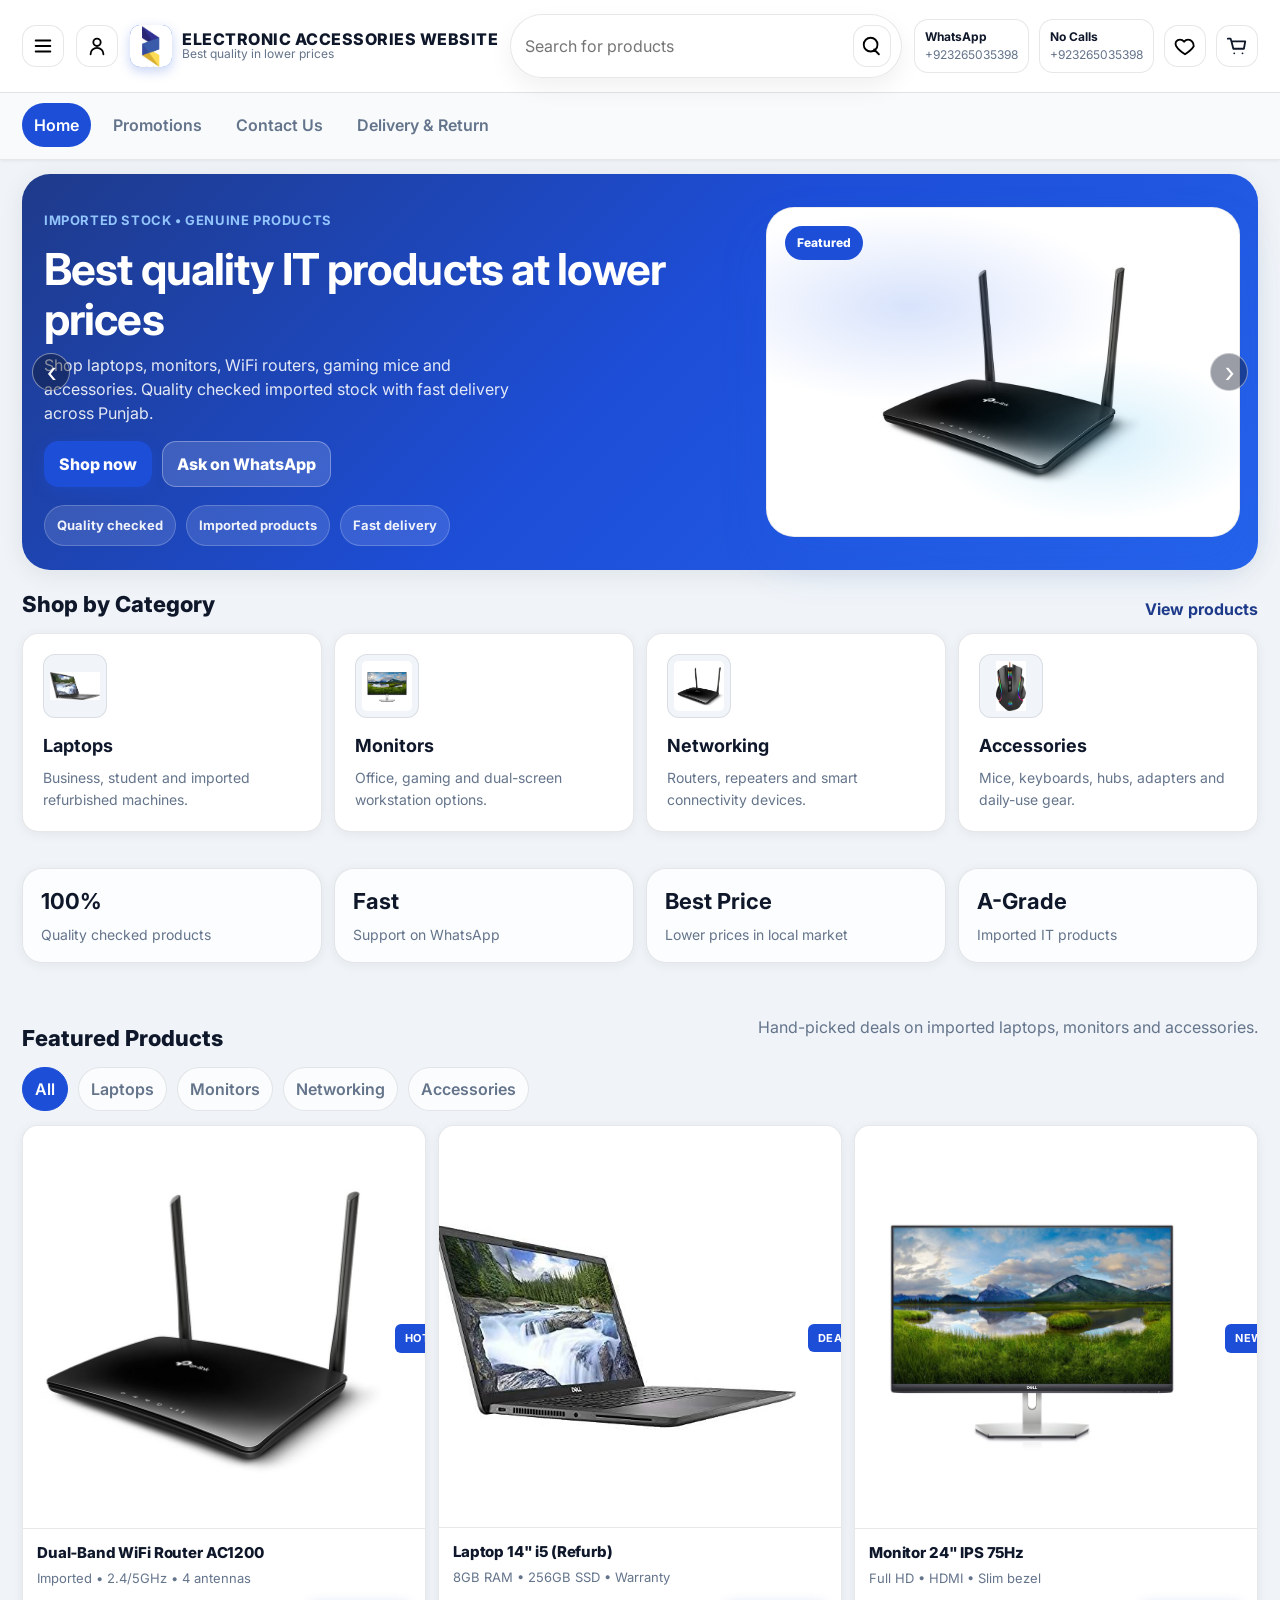
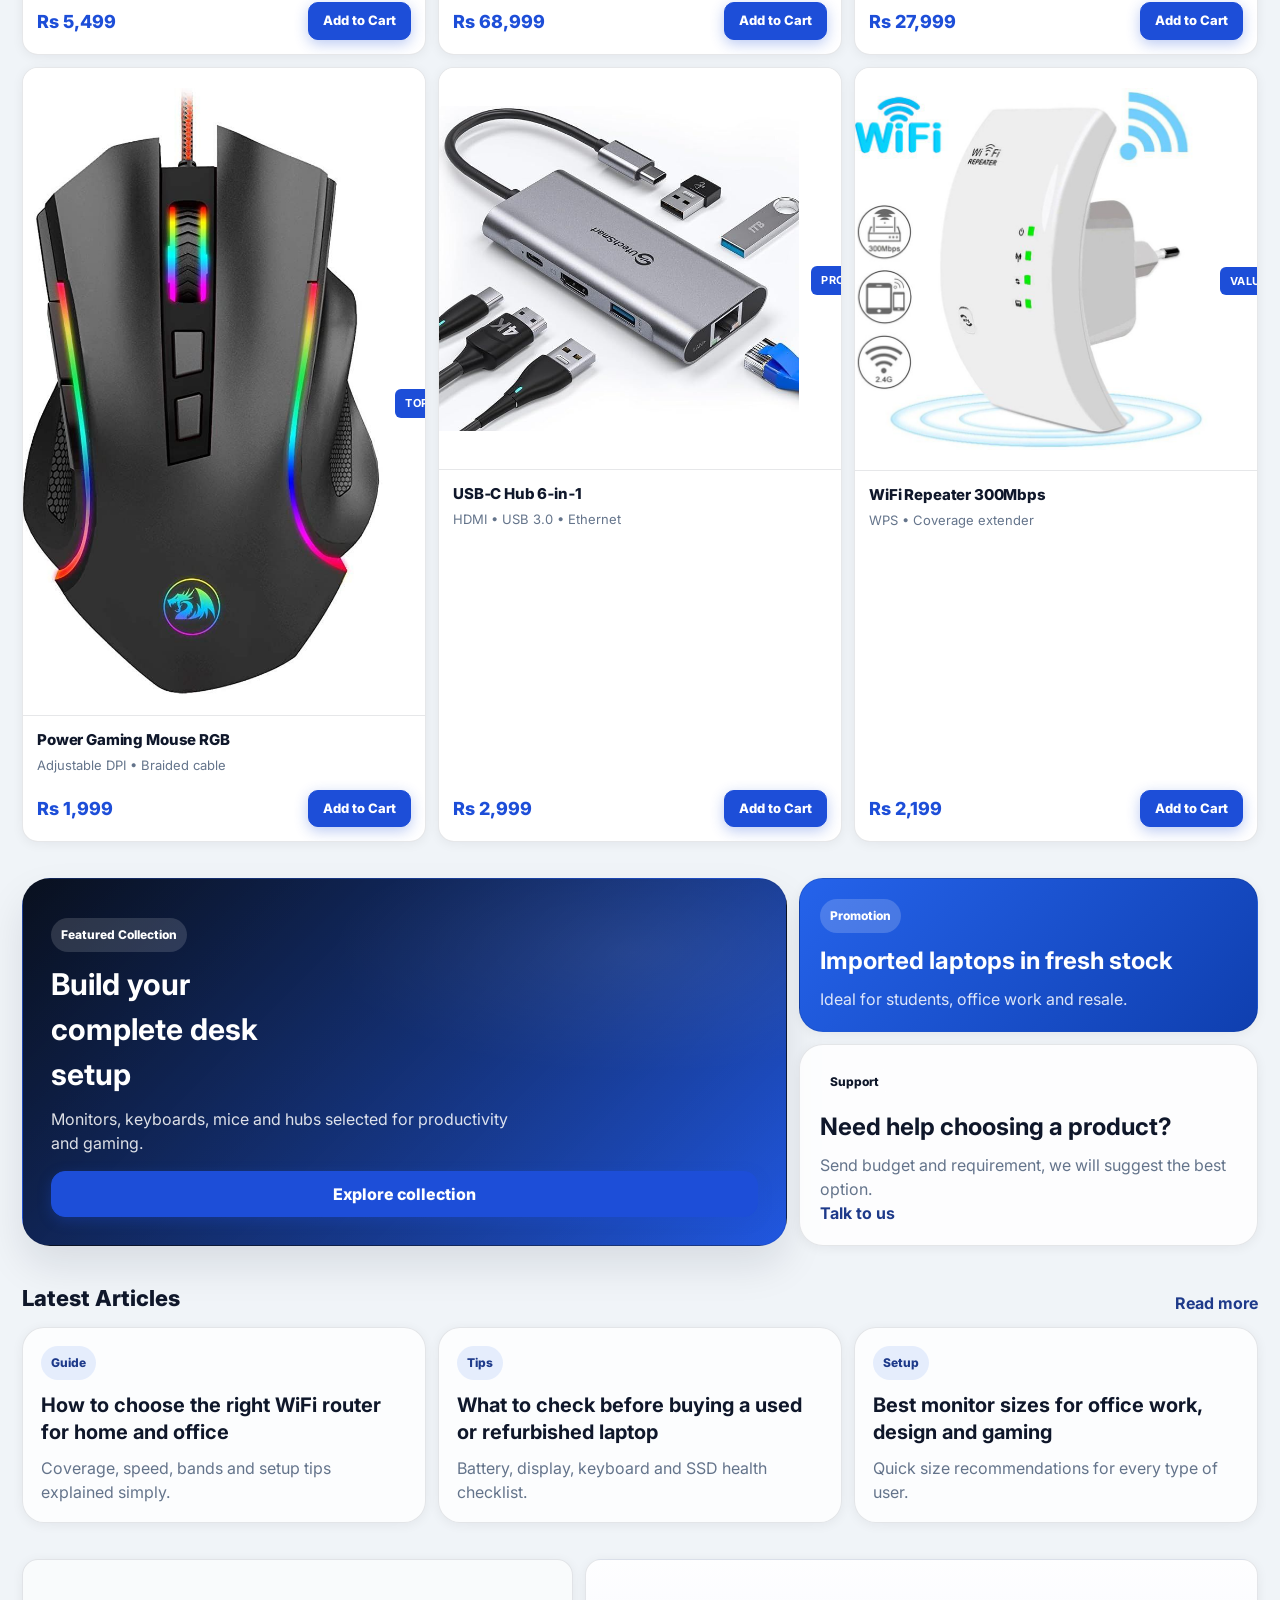
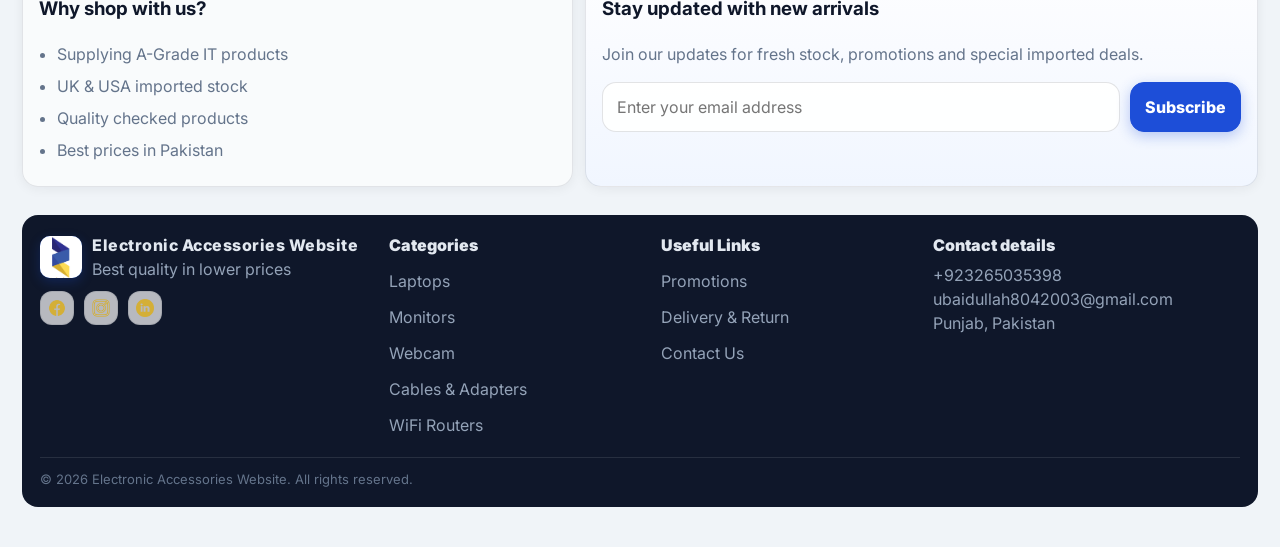
<file: index.html>
<!doctype html>
<html lang="en">
  <head>
    <meta charset="utf-8" />
    <meta name="viewport" content="width=device-width, initial-scale=1" />
    <meta
      name="description"
      content="Electronic Accessories Website — Best quality in lower prices. Shop laptops, monitors, networking and accessories."
    />
    <title>Electronic Accessories Website — Home</title>
    <link rel="preconnect" href="https://fonts.googleapis.com" />
    <link rel="preconnect" href="https://fonts.gstatic.com" crossorigin />
    <link
      href="https://fonts.googleapis.com/css2?family=Inter:wght@400;500;600;700&display=swap"
      rel="stylesheet"
    />
    <link rel="stylesheet" href="./static/styles.css" />
  </head>
  <body>
    <a class="skip-link" href="#main">Skip to content</a>

    <header class="site-header">
      <div class="topbar">
        <button class="icon-btn" type="button" aria-label="Open menu" data-drawer-open>
          <svg viewBox="0 0 24 24" aria-hidden="true">
            <path
              d="M4 6h16M4 12h16M4 18h16"
              fill="none"
              stroke="currentColor"
              stroke-width="2"
              stroke-linecap="round"
            />
          </svg>
        </button>

        <button class="icon-btn" type="button" aria-label="Sign In" data-open-signin>
          <svg viewBox="0 0 24 24" aria-hidden="true">
            <path
              d="M12 12a4 4 0 1 0-4-4 4 4 0 0 0 4 4Zm-7 9a7 7 0 0 1 14 0"
              fill="none"
              stroke="currentColor"
              stroke-width="2"
              stroke-linecap="round"
              stroke-linejoin="round"
            />
          </svg>
        </button>

        <a class="brand" href="./index.html" aria-label="Electronic Accessories Website home">
          <span class="brand-mark" aria-hidden="true">
            <img class="brand-logo" src="./static/img/Zee%20Solution%20Hub.png" alt="Zee Solution Hub" />
          </span>
          <span class="brand-text">
            <span class="brand-name">ELECTRONIC ACCESSORIES WEBSITE</span>
            <span class="brand-tagline">Best quality in lower prices</span>
          </span>
        </a>

        <form class="search" role="search" data-search>
          <label class="sr-only" for="q">Search for products</label>
          <input id="q" name="q" type="search" placeholder="Search for products" autocomplete="off" />
          <button class="icon-btn" type="submit" aria-label="Search">
            <svg viewBox="0 0 24 24" aria-hidden="true">
              <path
                d="M10.5 18a7.5 7.5 0 1 1 0-15 7.5 7.5 0 0 1 0 15Zm9 3-5.2-5.2"
                fill="none"
                stroke="currentColor"
                stroke-width="2"
                stroke-linecap="round"
              />
            </svg>
          </button>
        </form>

        <div class="header-actions">
          <a class="pill" href="https://wa.me/923265035398" target="_blank" rel="noopener" aria-label="WhatsApp">
            <span class="pill-title">WhatsApp</span>
            <span class="pill-sub">+923265035398</span>
          </a>
          <a class="pill" href="tel:+923265035398" aria-label="No Calls +923265035398">
            <span class="pill-title">No Calls</span>
            <span class="pill-sub">+923265035398</span>
          </a>
          <button class="icon-btn" type="button" aria-label="Favorites">
            <svg viewBox="0 0 24 24" aria-hidden="true">
              <path
                d="M12 21s-7-4.4-9.5-8.7C.4 8.3 3 5 6.6 5c2 0 3.4 1 4.4 2.3C12 6 13.4 5 15.4 5 19 5 21.6 8.3 21.5 12.3 19 16.6 12 21 12 21Z"
                fill="none"
                stroke="currentColor"
                stroke-width="2"
                stroke-linejoin="round"
              />
            </svg>
          </button>
          <a class="icon-btn cart-btn" href="./cart.html" aria-label="Cart">
            <span class="cart-badge" data-cart-count aria-hidden="true">0</span>
            <svg viewBox="0 0 24 24" aria-hidden="true">
              <path
                d="M6 7h15l-1.5 8H8L6 7Zm0 0-1-3H2"
                fill="none"
                stroke="currentColor"
                stroke-width="2"
                stroke-linecap="round"
                stroke-linejoin="round"
              />
              <path
                d="M9 21a1 1 0 1 0 0-2 1 1 0 0 0 0 2Zm9 0a1 1 0 1 0 0-2 1 1 0 0 0 0 2Z"
                fill="currentColor"
              />
            </svg>
          </a>
        </div>
      </div>

      <nav class="nav">
        <div class="nav-inner">
          <a class="nav-link is-active" href="./index.html">Home</a>
          <a class="nav-link" href="./promotions.html">Promotions</a>
          <a class="nav-link" href="./contact.html">Contact Us</a>
          <a class="nav-link" href="./delivery-return.html">Delivery &amp; Return</a>
        </div>
      </nav>
    </header>

    <div class="layout layout-no-rail">
      <main id="main" class="main">
        <section class="hero-slideshow" data-hero-slideshow aria-label="Featured slideshow">
          <button class="hero-arrow hero-arrow-left" type="button" aria-label="Previous slide" data-slide-prev>‹</button>
          <div class="hero-slides">
            <article class="hero hero-store hero-slide is-active">
              <div class="hero-content">
                <p class="kicker">Imported Stock • Genuine Products</p>
                <h1>Best quality IT products at lower prices</h1>
                <p class="hero-sub">
                  Shop laptops, monitors, WiFi routers, gaming mice and accessories. Quality checked
                  imported stock with fast delivery across Punjab.
                </p>
                <div class="hero-actions">
                  <a class="btn btn-primary" href="#products">Shop now</a>
                  <a class="btn btn-ghost" href="https://wa.me/923265035398" target="_blank" rel="noopener">Ask on WhatsApp</a>
                </div>
                <div class="hero-points">
                  <span>Quality checked</span>
                  <span>Imported products</span>
                  <span>Fast delivery</span>
                </div>
              </div>
              <div class="hero-visual">
                <div class="hero-panel hero-panel-image">
                  <div class="hero-panel-tag">Featured</div>
                  <img class="hero-img" src="./static/img/Router.jpg" alt="WiFi Router" />
                </div>
              </div>
            </article>

            <article class="hero hero-store hero-slide">
              <div class="hero-content">
                <p class="kicker">7.7 Super Savings</p>
                <h1>Mega deals up to 80% off</h1>
                <p class="hero-sub">
                  Best price offers on monitors, accessories and networking products. Limited stock, fast checkout.
                </p>
                <div class="hero-actions">
                  <a class="btn btn-primary" href="#products">Shop now</a>
                  <a class="btn btn-ghost" href="./promotions.html">View promotions</a>
                </div>
                <div class="hero-points">
                  <span>Seasonal discounts</span>
                  <span>Top categories</span>
                  <span>Best sellers</span>
                </div>
              </div>
              <div class="hero-visual">
                <div class="hero-panel hero-panel-image">
                  <div class="hero-panel-tag">Sale</div>
                  <img class="hero-img" src="./static/img/Monitor.jpg" alt="Promotion products" />
                </div>
              </div>
            </article>

            <article class="hero hero-store hero-slide">
              <div class="hero-content">
                <p class="kicker">Cables &amp; Adapters</p>
                <h1>Genuine cables. No signal loss.</h1>
                <p class="hero-sub">
                  Durable adapters and accessories for office and gaming setup. Imported quality products.
                </p>
                <div class="hero-actions">
                  <a class="btn btn-primary" href="#products">Explore collection</a>
                  <a class="btn btn-ghost" href="./contact.html">Talk to us</a>
                </div>
                <div class="hero-points">
                  <span>Original quality</span>
                  <span>Trusted sourcing</span>
                  <span>Quick support</span>
                </div>
              </div>
              <div class="hero-visual">
                <div class="hero-panel hero-panel-image">
                  <div class="hero-panel-tag">New Arrival</div>
                  <img class="hero-img" src="./static/img/UtechSmart USB C Hub, USB C Ethernet Multiport Adapter, 6 In 1 USB C.jpg" alt="Cables and adapters" />
                </div>
              </div>
            </article>
          </div>
          <button class="hero-arrow hero-arrow-right" type="button" aria-label="Next slide" data-slide-next>›</button>
        </section>

        <section id="categories" class="section">
          <div class="section-head">
            <h2>Shop by Category</h2>
            <a class="link" href="#products">View products</a>
          </div>
          <div class="category-showcase">
            <article class="category-card">
              <img class="category-thumb" src="./static/img/Laptop.jpg" alt="Laptops" loading="lazy" />
              <h3>Laptops</h3>
              <p>Business, student and imported refurbished machines.</p>
            </article>
            <article class="category-card">
              <img class="category-thumb" src="./static/img/Monitor.jpg" alt="Monitors" loading="lazy" />
              <h3>Monitors</h3>
              <p>Office, gaming and dual-screen workstation options.</p>
            </article>
            <article class="category-card">
              <img class="category-thumb" src="./static/img/Router.jpg" alt="Networking" loading="lazy" />
              <h3>Networking</h3>
              <p>Routers, repeaters and smart connectivity devices.</p>
            </article>
            <article class="category-card">
              <img class="category-thumb" src="./static/img/Power Gaming Mouse.jpg" alt="Accessories" loading="lazy" />
              <h3>Accessories</h3>
              <p>Mice, keyboards, hubs, adapters and daily-use gear.</p>
            </article>
          </div>
        </section>

        <section class="section">
          <div class="trust-strip">
            <div class="trust-item">
              <strong>100%</strong>
              <span>Quality checked products</span>
            </div>
            <div class="trust-item">
              <strong>Fast</strong>
              <span>Support on WhatsApp</span>
            </div>
            <div class="trust-item">
              <strong>Best Price</strong>
              <span>Lower prices in local market</span>
            </div>
            <div class="trust-item">
              <strong>A-Grade</strong>
              <span>Imported IT products</span>
            </div>
          </div>
        </section>

        <section id="products" class="section">
          <div class="section-head">
            <h2>Featured Products</h2>
            <p class="muted">Hand-picked deals on imported laptops, monitors and accessories.</p>
          </div>
          <div class="chips" data-chips>
            <button class="chip is-active" type="button" data-chip="all">All</button>
            <button class="chip" type="button" data-chip="laptops">Laptops</button>
            <button class="chip" type="button" data-chip="monitors">Monitors</button>
            <button class="chip" type="button" data-chip="networking">Networking</button>
            <button class="chip" type="button" data-chip="accessories">Accessories</button>
          </div>
          <div class="grid product-grid-enhanced" data-product-grid aria-live="polite"></div>
        </section>

        <section class="section">
          <div class="feature-band">
            <article class="feature-story feature-story-large">
              <div class="feature-overlay">
                <span class="feature-label">Featured Collection</span>
                <h3>Build your complete desk setup</h3>
                <p>Monitors, keyboards, mice and hubs selected for productivity and gaming.</p>
                <a class="btn btn-primary" href="#products">Explore collection</a>
              </div>
            </article>
            <div class="feature-stack">
              <article class="mini-feature mini-feature-blue">
                <span class="feature-label">Promotion</span>
                <h3>Imported laptops in fresh stock</h3>
                <p>Ideal for students, office work and resale.</p>
              </article>
              <article class="mini-feature mini-feature-light">
                <span class="feature-label">Support</span>
                <h3>Need help choosing a product?</h3>
                <p>Send budget and requirement, we will suggest the best option.</p>
                <a class="link" href="./contact.html">Talk to us</a>
              </article>
            </div>
          </div>
        </section>

        <section class="section">
          <div class="section-head">
            <h2>Latest Articles</h2>
            <a class="link" href="./promotions.html">Read more</a>
          </div>
          <div class="article-grid">
            <article class="article-card">
              <span class="article-tag">Guide</span>
              <h3>How to choose the right WiFi router for home and office</h3>
              <p>Coverage, speed, bands and setup tips explained simply.</p>
            </article>
            <article class="article-card">
              <span class="article-tag">Tips</span>
              <h3>What to check before buying a used or refurbished laptop</h3>
              <p>Battery, display, keyboard and SSD health checklist.</p>
            </article>
            <article class="article-card">
              <span class="article-tag">Setup</span>
              <h3>Best monitor sizes for office work, design and gaming</h3>
              <p>Quick size recommendations for every type of user.</p>
            </article>
          </div>
        </section>

        <section class="section">
          <div class="split split-home">
            <div class="card card-soft">
              <h3>Why shop with us?</h3>
              <ul class="ticks">
                <li>Supplying A-Grade IT products</li>
                <li>UK &amp; USA imported stock</li>
                <li>Quality checked products</li>
                <li>Best prices in Pakistan</li>
              </ul>
            </div>
            <div class="card newsletter-card">
              <h3>Stay updated with new arrivals</h3>
              <p class="muted">
                Join our updates for fresh stock, promotions and special imported deals.
              </p>
              <form class="newsletter-form" data-subscribe>
                <label class="sr-only" for="newsletterEmail">Email</label>
                <input id="newsletterEmail" type="email" placeholder="Enter your email address" required />
                <button class="btn btn-primary" type="submit">Subscribe</button>
              </form>
            </div>
          </div>
        </section>

        <footer class="footer">
          <div class="footer-grid">
            <div>
              <div class="footer-brand">
                <span class="brand-mark" aria-hidden="true">
                  <img class="brand-logo" src="./static/img/Zee%20Solution%20Hub.png" alt="Zee Solution Hub" />
                </span>
                <div>
                  <div class="brand-name">Electronic Accessories Website</div>
                  <div class="muted">Best quality in lower prices</div>
                </div>
              </div>
              <div class="social">
                <a href="#" aria-label="Facebook" title="Facebook">
                  <img src="./static/img/facebook.png" alt="Facebook" />
                </a>
                <a href="#" aria-label="Instagram" title="Instagram">
                  <img src="./static/img/instagram.png" alt="Instagram" />
                </a>
                <a href="#" aria-label="LinkedIn" title="LinkedIn">
                  <img src="./static/img/linkedin.png" alt="LinkedIn" />
                </a>
              </div>
            </div>
            <div>
              <div class="footer-title">Categories</div>
              <a href="#products">Laptops</a>
              <a href="#products">Monitors</a>
              <a href="#products">Webcam</a>
              <a href="#products">Cables &amp; Adapters</a>
              <a href="#products">WiFi Routers</a>
            </div>
            <div>
              <div class="footer-title">Useful Links</div>
              <a href="./promotions.html">Promotions</a>
              <a href="./delivery-return.html">Delivery &amp; Return</a>
              <a href="./contact.html">Contact Us</a>
            </div>
            <div>
              <div class="footer-title">Contact details</div>
              <div class="muted">+923265035398</div>
                  <div class="muted">ubaidullah8042003@gmail.com</div>
                  <div class="muted">Punjab, Pakistan</div>
            </div>
          </div>
          <div class="footer-bottom">© <span data-year></span> Electronic Accessories Website. All rights reserved.</div>
        </footer>
      </main>
    </div>

    <div class="drawer" data-drawer aria-hidden="true">
      <div class="drawer-backdrop" data-drawer-close></div>
      <div class="drawer-panel" role="dialog" aria-label="Navigation menu">
        <div class="drawer-head">
          <div class="drawer-title">Menu</div>
          <button class="icon-btn" type="button" aria-label="Close menu" data-drawer-close>
            <svg viewBox="0 0 24 24" aria-hidden="true">
              <path
                d="M6 6l12 12M18 6 6 18"
                fill="none"
                stroke="currentColor"
                stroke-width="2"
                stroke-linecap="round"
              />
            </svg>
          </button>
        </div>
        <div class="drawer-links">
          <a href="./index.html">Home</a>
          <a href="./promotions.html">Promotions</a>
          <a href="./contact.html">Contact Us</a>
          <a href="./delivery-return.html">Delivery &amp; Return</a>
          <button class="drawer-btn" type="button" data-open-signin>Sign In</button>
        </div>
        <div class="drawer-meta">
          <div class="muted">WhatsApp only message</div>
          <div class="muted">+923265035398</div>
        </div>
      </div>
    </div>

    <div class="modal" data-signin-modal aria-hidden="true">
      <div class="modal-backdrop" data-close-signin></div>
      <div class="modal-panel" role="dialog" aria-label="Sign in">
        <div class="modal-head">
          <div class="modal-title">Sign In</div>
          <button class="icon-btn" type="button" aria-label="Close" data-close-signin>
            <svg viewBox="0 0 24 24" aria-hidden="true">
              <path d="M6 6l12 12M18 6 6 18" fill="none" stroke="currentColor" stroke-width="2" stroke-linecap="round" />
            </svg>
          </button>
        </div>
        <div class="auth-tabs">
          <button class="auth-tab is-active" type="button" data-auth-tab="login">Login</button>
          <button class="auth-tab" type="button" data-auth-tab="register">Register</button>
        </div>
        <div data-auth-pane="login">
          <form class="modal-form" data-signin-form>
            <div class="field">
              <label for="signinEmail">Phone Number or Email</label>
              <input id="signinEmail" type="text" autocomplete="username" required />
            </div>
            <div class="field" style="margin-top:10px;">
              <label for="signinPass">Password</label>
              <input id="signinPass" type="password" autocomplete="current-password" required />
            </div>
            <button class="btn btn-primary" style="margin-top:14px;width:100%;" type="submit">Login</button>
            <div class="auth-foot">
              <span class="muted">New user?</span>
              <button class="auth-link" type="button" data-switch-tab="register">Register here</button>
            </div>
            <div class="auth-social">
              <button class="social-btn" type="button">Facebook</button>
              <button class="social-btn" type="button">Google</button>
            </div>
          </form>
        </div>
        <div data-auth-pane="register" style="display:none;">
          <form class="modal-form" data-register-form>
            <div class="field">
              <label for="regPhone">Phone Number</label>
              <input id="regPhone" type="text" required />
            </div>
            <div class="field" style="margin-top:10px;">
              <label for="regName">Full Name</label>
              <input id="regName" type="text" required />
            </div>
            <div class="field" style="margin-top:10px;">
              <label for="regPass">Password</label>
              <input id="regPass" type="password" required />
            </div>
            <button class="btn btn-primary" style="margin-top:14px;width:100%;" type="submit">Create Account</button>
            <div class="auth-foot">
              <span class="muted">Already a member?</span>
              <button class="auth-link" type="button" data-switch-tab="login">Login here</button>
            </div>
          </form>
        </div>
      </div>
    </div>

    <script src="./static/app.js" defer></script>
  </body>
</html>
</file>
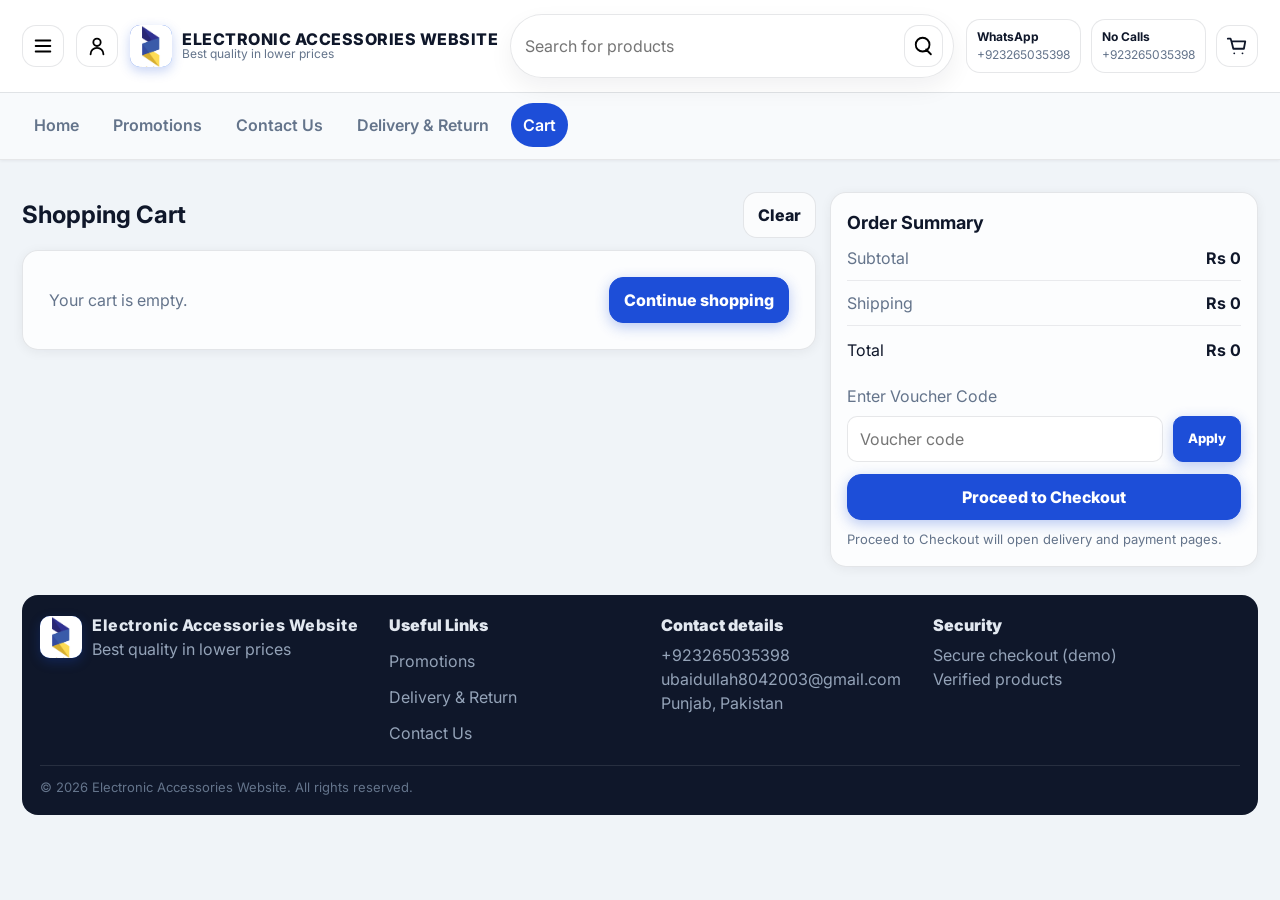
<file: cart.html>
<!doctype html>
<html lang="en">
  <head>
    <meta charset="utf-8" />
    <meta name="viewport" content="width=device-width, initial-scale=1" />
    <meta name="description" content="Cart — Electronic Accessories Website." />
    <title>Electronic Accessories Website — Cart</title>
    <link rel="preconnect" href="https://fonts.googleapis.com" />
    <link rel="preconnect" href="https://fonts.gstatic.com" crossorigin />
    <link
      href="https://fonts.googleapis.com/css2?family=Inter:wght@400;500;600;700&display=swap"
      rel="stylesheet"
    />
    <link rel="stylesheet" href="./static/styles.css" />
  </head>
  <body>
    <a class="skip-link" href="#main">Skip to content</a>

    <header class="site-header">
      <div class="topbar">
        <button class="icon-btn" type="button" aria-label="Open menu" data-drawer-open>
          <svg viewBox="0 0 24 24" aria-hidden="true">
            <path d="M4 6h16M4 12h16M4 18h16" fill="none" stroke="currentColor" stroke-width="2" stroke-linecap="round" />
          </svg>
        </button>

        <button class="icon-btn" type="button" aria-label="Sign In" data-open-signin>
          <svg viewBox="0 0 24 24" aria-hidden="true">
            <path
              d="M12 12a4 4 0 1 0-4-4 4 4 0 0 0 4 4Zm-7 9a7 7 0 0 1 14 0"
              fill="none"
              stroke="currentColor"
              stroke-width="2"
              stroke-linecap="round"
              stroke-linejoin="round"
            />
          </svg>
        </button>

        <a class="brand" href="./index.html" aria-label="Electronic Accessories Website home">
          <span class="brand-mark" aria-hidden="true">
            <img class="brand-logo" src="./static/img/Zee%20Solution%20Hub.png" alt="Zee Solution Hub" />
          </span>
          <span class="brand-text">
            <span class="brand-name">ELECTRONIC ACCESSORIES WEBSITE</span>
            <span class="brand-tagline">Best quality in lower prices</span>
          </span>
        </a>

        <form class="search" role="search" data-search>
          <label class="sr-only" for="q">Search for products</label>
          <input id="q" name="q" type="search" placeholder="Search for products" autocomplete="off" />
          <button class="icon-btn" type="submit" aria-label="Search">
            <svg viewBox="0 0 24 24" aria-hidden="true">
              <path
                d="M10.5 18a7.5 7.5 0 1 1 0-15 7.5 7.5 0 0 1 0 15Zm9 3-5.2-5.2"
                fill="none"
                stroke="currentColor"
                stroke-width="2"
                stroke-linecap="round"
              />
            </svg>
          </button>
        </form>

        <div class="header-actions">
          <a class="pill" href="https://wa.me/923265035398" target="_blank" rel="noopener" aria-label="WhatsApp">
            <span class="pill-title">WhatsApp</span>
            <span class="pill-sub">+923265035398</span>
          </a>
          <a class="pill" href="tel:+923265035398" aria-label="No Calls +923265035398">
            <span class="pill-title">No Calls</span>
            <span class="pill-sub">+923265035398</span>
          </a>
          <a class="icon-btn cart-btn" href="./cart.html" aria-label="Cart">
            <span class="cart-badge" data-cart-count aria-hidden="true">0</span>
            <svg viewBox="0 0 24 24" aria-hidden="true">
              <path
                d="M6 7h15l-1.5 8H8L6 7Zm0 0-1-3H2"
                fill="none"
                stroke="currentColor"
                stroke-width="2"
                stroke-linecap="round"
                stroke-linejoin="round"
              />
              <path
                d="M9 21a1 1 0 1 0 0-2 1 1 0 0 0 0 2Zm9 0a1 1 0 1 0 0-2 1 1 0 0 0 0 2Z"
                fill="currentColor"
              />
            </svg>
          </a>
        </div>
      </div>

      <nav class="nav">
        <div class="nav-inner">
          <a class="nav-link" href="./index.html">Home</a>
          <a class="nav-link" href="./promotions.html">Promotions</a>
          <a class="nav-link" href="./contact.html">Contact Us</a>
          <a class="nav-link" href="./delivery-return.html">Delivery &amp; Return</a>
          <a class="nav-link is-active" href="./cart.html">Cart</a>
        </div>
      </nav>
    </header>

    <div class="layout layout-no-rail">
      <main id="main" class="main">
        <section class="section">
          <div class="cart-grid">
            <div class="cart-left">
              <div class="cart-head">
                <h1 style="margin:0;">Shopping Cart</h1>
                <button class="btn btn-ghost" type="button" data-cart-clear>Clear</button>
              </div>

              <div class="cart-table card" data-cart-items></div>
            </div>

            <aside class="cart-right">
              <div class="card">
                <h2 class="h3">Order Summary</h2>
                <div class="summary-row">
                  <span class="muted">Subtotal</span>
                  <strong data-cart-subtotal>Rs 0</strong>
                </div>
                <div class="summary-row">
                  <span class="muted">Shipping</span>
                  <strong data-cart-shipping>Rs 0</strong>
                </div>
                <div class="summary-row summary-total">
                  <span>Total</span>
                  <strong data-cart-total>Rs 0</strong>
                </div>

                <div class="coupon">
                  <label class="muted" for="coupon">Enter Voucher Code</label>
                  <div class="coupon-row">
                    <input id="coupon" type="text" placeholder="Voucher code" />
                    <button class="btn btn-primary btn-sm" type="button" data-apply-coupon>Apply</button>
                  </div>
                </div>

                <button class="btn btn-primary" type="button" style="width:100%;margin-top:12px;" data-checkout>
                  Proceed to Checkout
                </button>
                <p class="muted" style="margin:10px 0 0;font-size:13px;">
                  Proceed to Checkout will open delivery and payment pages.
                </p>
              </div>
            </aside>
          </div>
        </section>

        <footer class="footer">
          <div class="footer-grid">
            <div>
              <div class="footer-brand">
                <span class="brand-mark" aria-hidden="true">
                  <img class="brand-logo" src="./static/img/Zee%20Solution%20Hub.png" alt="Zee Solution Hub" />
                </span>
                <div>
                  <div class="brand-name">Electronic Accessories Website</div>
                  <div class="muted">Best quality in lower prices</div>
                </div>
              </div>
            </div>
            <div>
              <div class="footer-title">Useful Links</div>
              <a href="./promotions.html">Promotions</a>
              <a href="./delivery-return.html">Delivery &amp; Return</a>
              <a href="./contact.html">Contact Us</a>
            </div>
            <div>
              <div class="footer-title">Contact details</div>
              <div class="muted">+923265035398</div>
              <div class="muted">ubaidullah8042003@gmail.com</div>
              <div class="muted">Punjab, Pakistan</div>
            </div>
            <div>
              <div class="footer-title">Security</div>
              <div class="muted">Secure checkout (demo)</div>
              <div class="muted">Verified products</div>
            </div>
          </div>
          <div class="footer-bottom">© <span data-year></span> Electronic Accessories Website. All rights reserved.</div>
        </footer>
      </main>
    </div>

    <div class="drawer" data-drawer aria-hidden="true">
      <div class="drawer-backdrop" data-drawer-close></div>
      <div class="drawer-panel" role="dialog" aria-label="Navigation menu">
        <div class="drawer-head">
          <div class="drawer-title">Menu</div>
          <button class="icon-btn" type="button" aria-label="Close menu" data-drawer-close>
            <svg viewBox="0 0 24 24" aria-hidden="true">
              <path d="M6 6l12 12M18 6 6 18" fill="none" stroke="currentColor" stroke-width="2" stroke-linecap="round" />
            </svg>
          </button>
        </div>
        <div class="drawer-links">
          <a href="./index.html">Home</a>
          <a href="./promotions.html">Promotions</a>
          <a href="./contact.html">Contact Us</a>
          <a href="./delivery-return.html">Delivery &amp; Return</a>
          <a href="./cart.html">Cart</a>
          <button class="drawer-btn" type="button" data-open-signin>Sign In</button>
        </div>
      </div>
    </div>

    <div class="modal" data-signin-modal aria-hidden="true">
      <div class="modal-backdrop" data-close-signin></div>
      <div class="modal-panel" role="dialog" aria-label="Sign in">
        <div class="modal-head">
          <div class="modal-title">Sign In</div>
          <button class="icon-btn" type="button" aria-label="Close" data-close-signin>
            <svg viewBox="0 0 24 24" aria-hidden="true">
              <path d="M6 6l12 12M18 6 6 18" fill="none" stroke="currentColor" stroke-width="2" stroke-linecap="round" />
            </svg>
          </button>
        </div>
        <div class="auth-tabs">
          <button class="auth-tab is-active" type="button" data-auth-tab="login">Login</button>
          <button class="auth-tab" type="button" data-auth-tab="register">Register</button>
        </div>
        <div data-auth-pane="login">
          <form class="modal-form" data-signin-form>
            <div class="field">
              <label for="signinEmail">Phone Number or Email</label>
              <input id="signinEmail" type="text" autocomplete="username" required />
            </div>
            <div class="field" style="margin-top:10px;">
              <label for="signinPass">Password</label>
              <input id="signinPass" type="password" autocomplete="current-password" required />
            </div>
            <button class="btn btn-primary" style="margin-top:14px;width:100%;" type="submit">Login</button>
            <div class="auth-foot">
              <span class="muted">New user?</span>
              <button class="auth-link" type="button" data-switch-tab="register">Register here</button>
            </div>
            <div class="auth-social">
              <button class="social-btn" type="button">Facebook</button>
              <button class="social-btn" type="button">Google</button>
            </div>
          </form>
        </div>
        <div data-auth-pane="register" style="display:none;">
          <form class="modal-form" data-register-form>
            <div class="field">
              <label for="regPhone">Phone Number</label>
              <input id="regPhone" type="text" required />
            </div>
            <div class="field" style="margin-top:10px;">
              <label for="regName">Full Name</label>
              <input id="regName" type="text" required />
            </div>
            <div class="field" style="margin-top:10px;">
              <label for="regPass">Password</label>
              <input id="regPass" type="password" required />
            </div>
            <button class="btn btn-primary" style="margin-top:14px;width:100%;" type="submit">Create Account</button>
            <div class="auth-foot">
              <span class="muted">Already a member?</span>
              <button class="auth-link" type="button" data-switch-tab="login">Login here</button>
            </div>
          </form>
        </div>
      </div>
    </div>

    <div class="toast" data-toast role="status" aria-live="polite" aria-atomic="true"></div>
    <script src="./static/app.js" defer></script>
  </body>
</html>
</file>
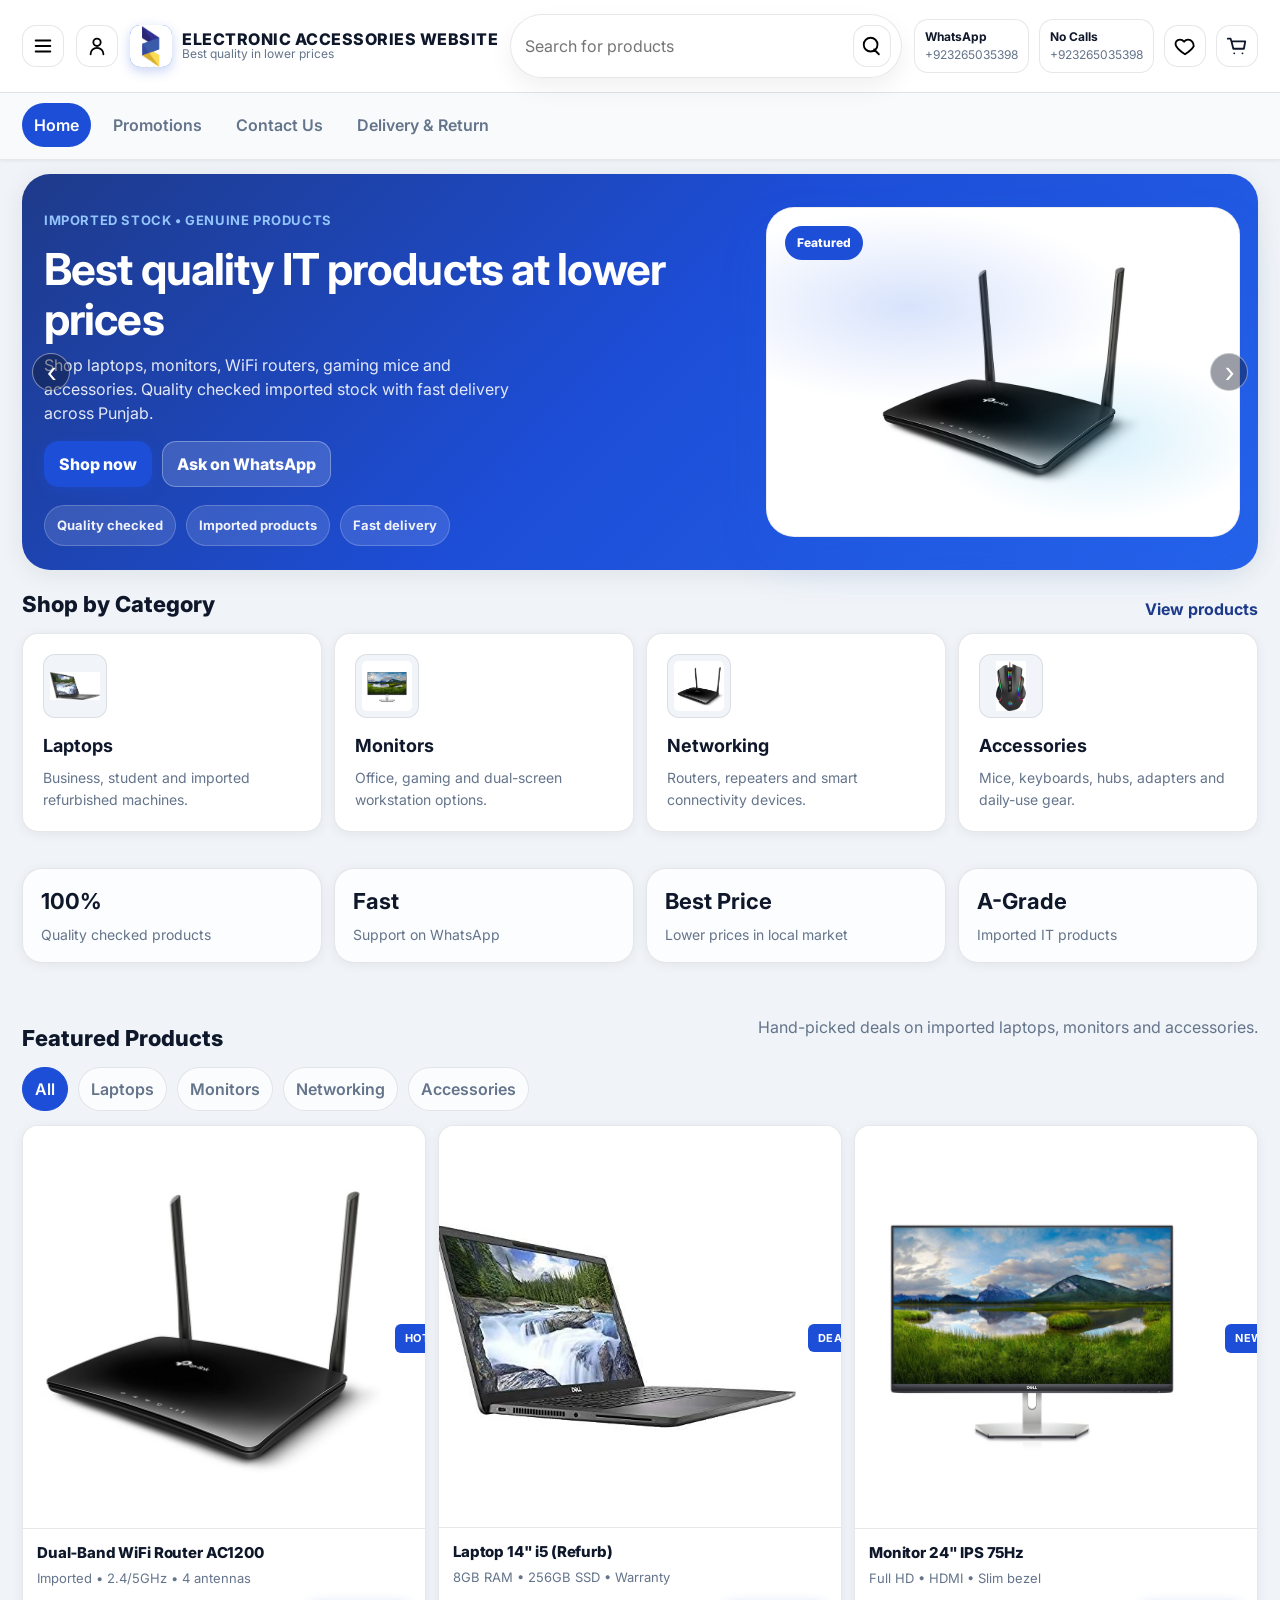
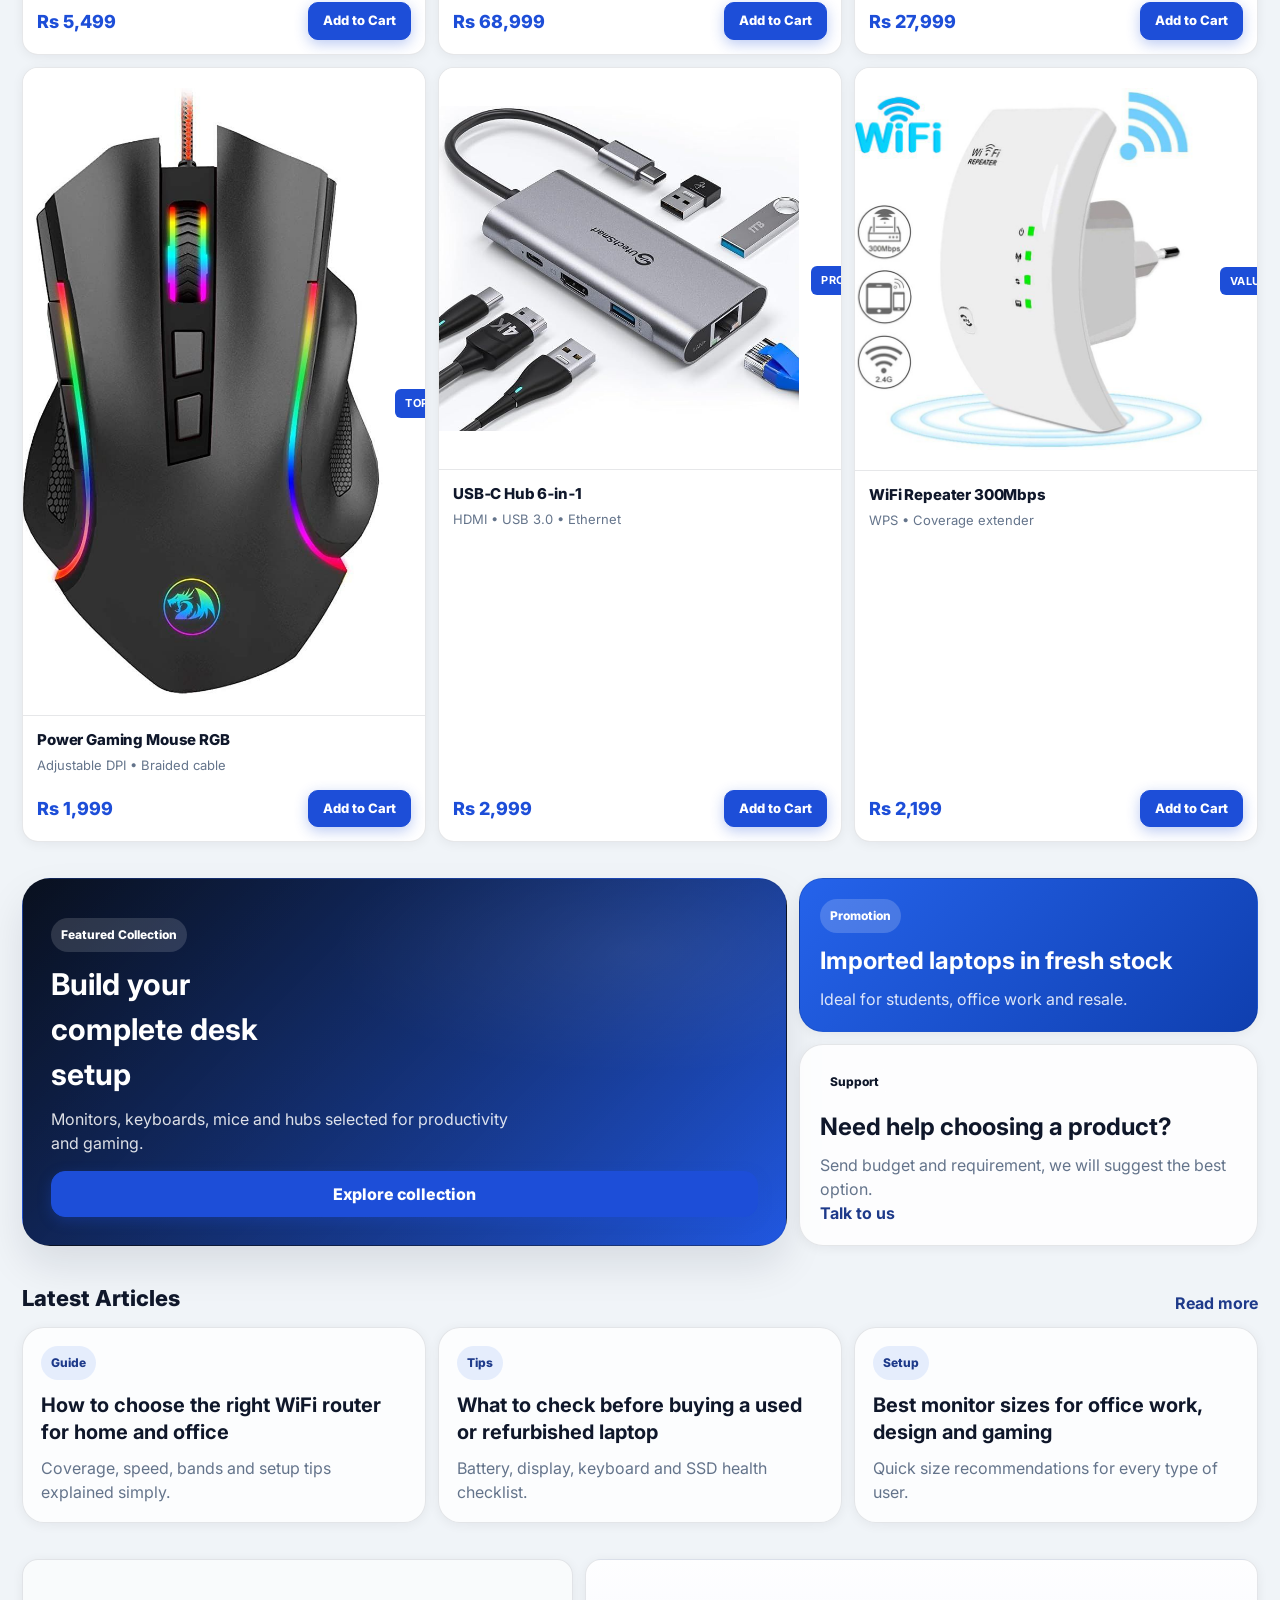
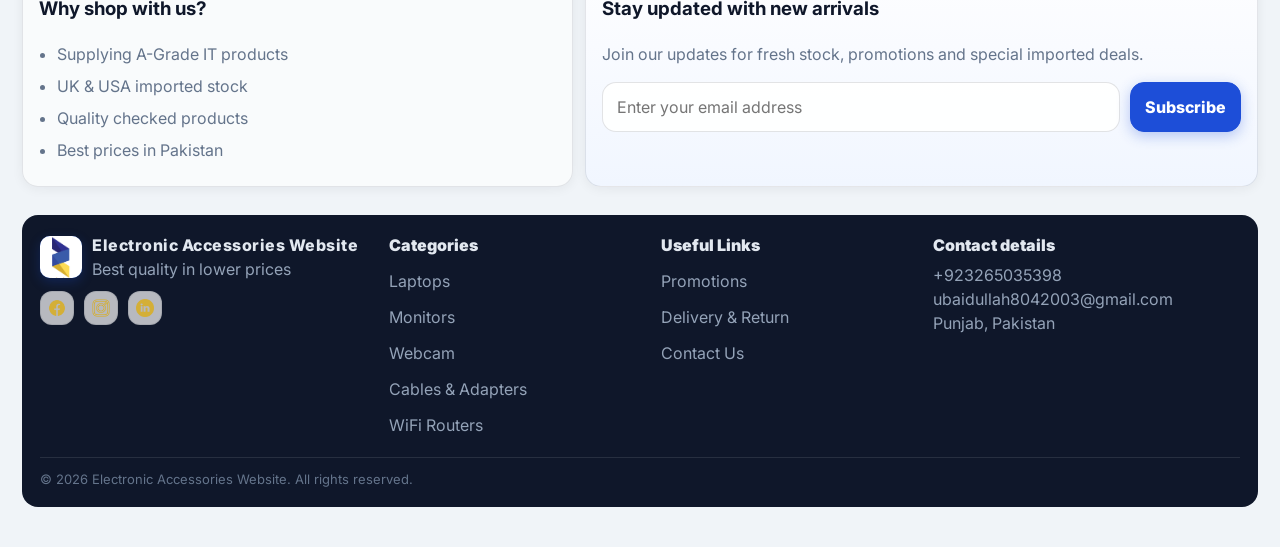
<file: checkout-delivery.html>
<!doctype html>
<html lang="en">
  <head>
    <meta charset="utf-8" />
    <meta name="viewport" content="width=device-width, initial-scale=1" />
    <title>Electronic Accessories Website - Delivery Information</title>
    <link rel="preconnect" href="https://fonts.googleapis.com" />
    <link rel="preconnect" href="https://fonts.gstatic.com" crossorigin />
    <link href="https://fonts.googleapis.com/css2?family=Inter:wght@400;500;600;700&display=swap" rel="stylesheet" />
    <link rel="stylesheet" href="./static/styles.css" />
  </head>
  <body>
    <header class="site-header">
      <div class="topbar">
        <a class="brand" href="./index.html">
          <span class="brand-mark" aria-hidden="true">
            <img class="brand-logo" src="./static/img/Zee%20Solution%20Hub.png" alt="Zee Solution Hub" />
          </span>
          <span class="brand-name">ELECTRONIC ACCESSORIES WEBSITE</span>
        </a>
      </div>
    </header>
    <div class="layout layout-no-rail">
      <main class="main">
        <section class="section">
          <div class="co-delivery-grid">
            <div class="card">
              <h1 class="h3">Delivery Information</h1>
              <form class="form-grid" data-delivery-form>
                <div class="field"><label>Full Name *</label><input name="fullName" required /></div>
                <div class="field"><label>Phone Number *</label><input name="phone" required /></div>
                <div class="field"><label>Province *</label><input name="province" required /></div>
                <div class="field"><label>City *</label><input name="city" required /></div>
                <div class="field field-full"><label>Address *</label><input name="address" required /></div>
                <div class="field"><label>Area</label><input name="area" /></div>
                <div class="field"><label>Landmark</label><input name="landmark" /></div>
                <div class="field field-full">
                  <button class="btn btn-primary" type="submit">Save</button>
                </div>
              </form>
            </div>
            <aside class="card">
              <h2 class="h3">Order Summary</h2>
              <div class="summary-row"><span class="muted">Items Total</span><strong data-delivery-item-total>Rs 0</strong></div>
              <div class="summary-row"><span class="muted">Delivery Fee</span><strong data-delivery-shipping>Rs 0</strong></div>
              <div class="summary-row summary-total"><span>Total</span><strong data-delivery-total>Rs 0</strong></div>
            </aside>
          </div>
        </section>
      </main>
    </div>
    <div class="toast" data-toast role="status" aria-live="polite" aria-atomic="true"></div>
    <script src="./static/app.js" defer></script>
  </body>
</html>
</file>
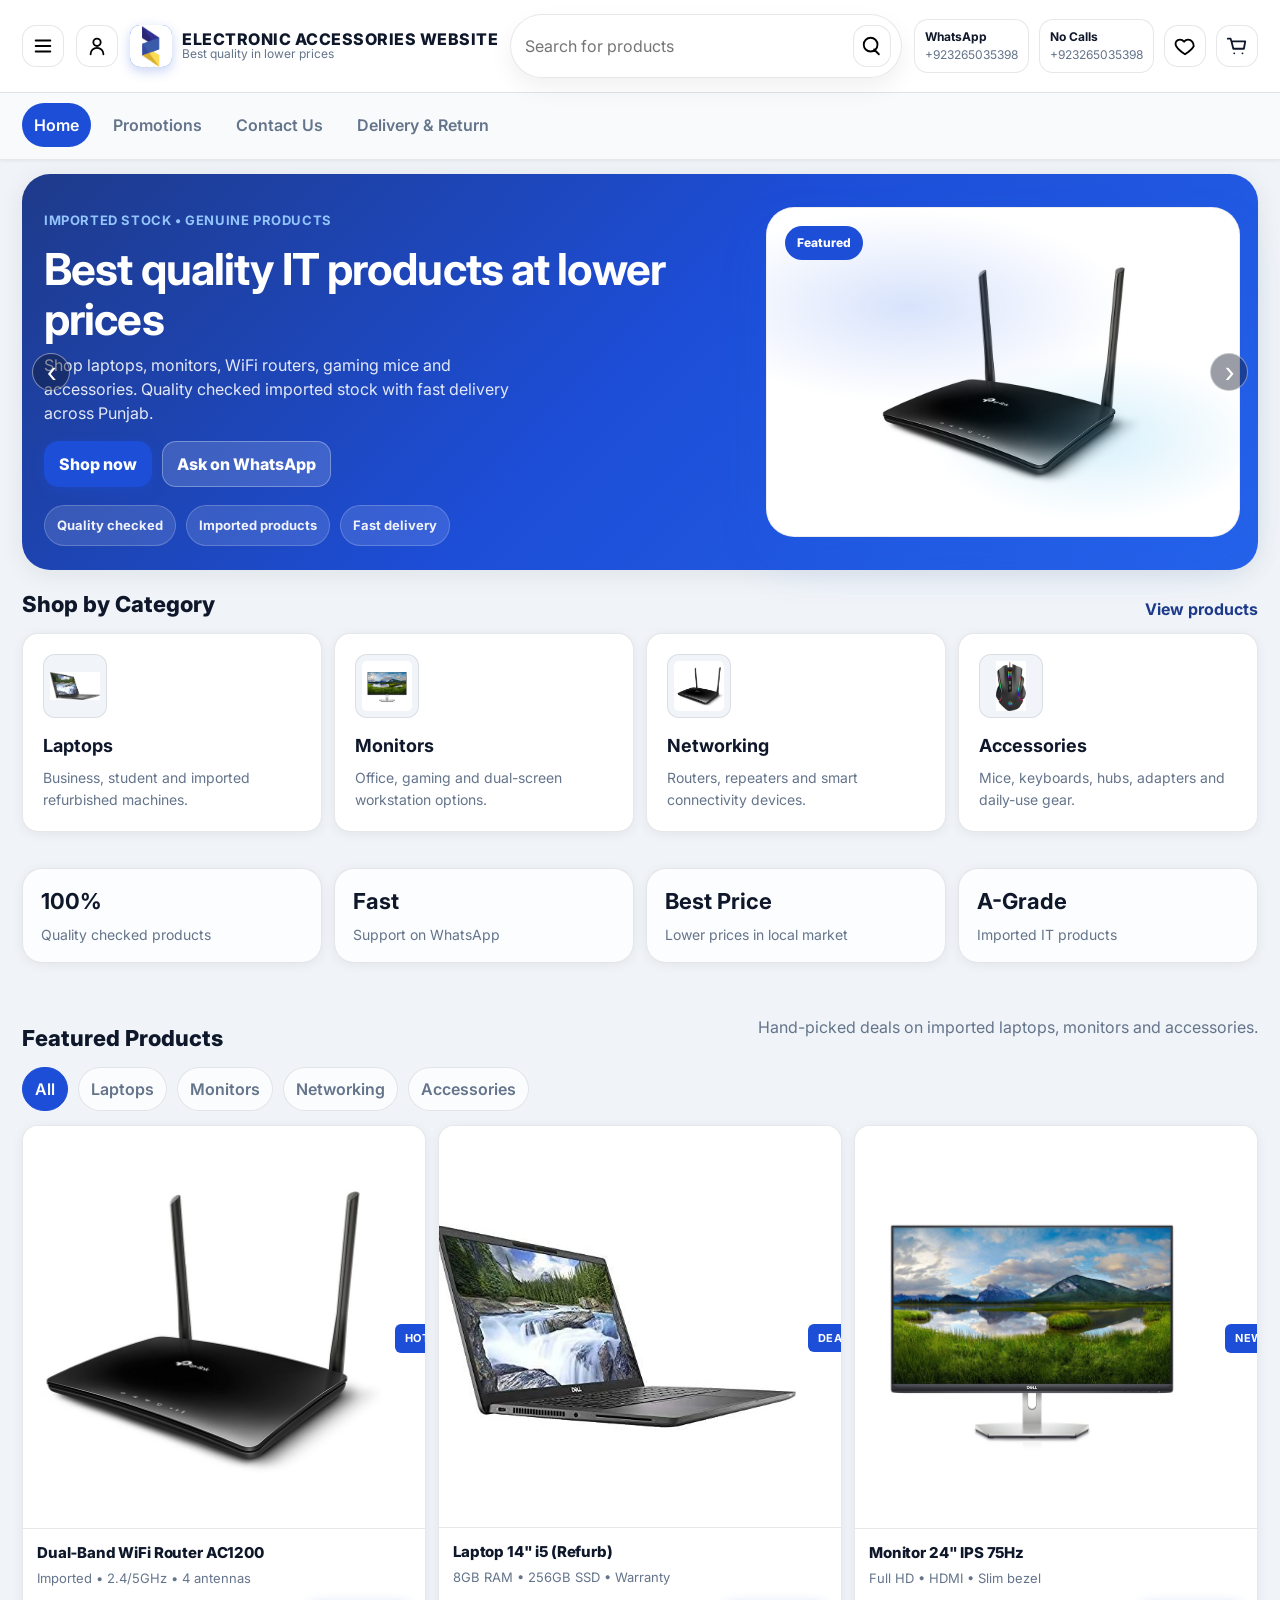
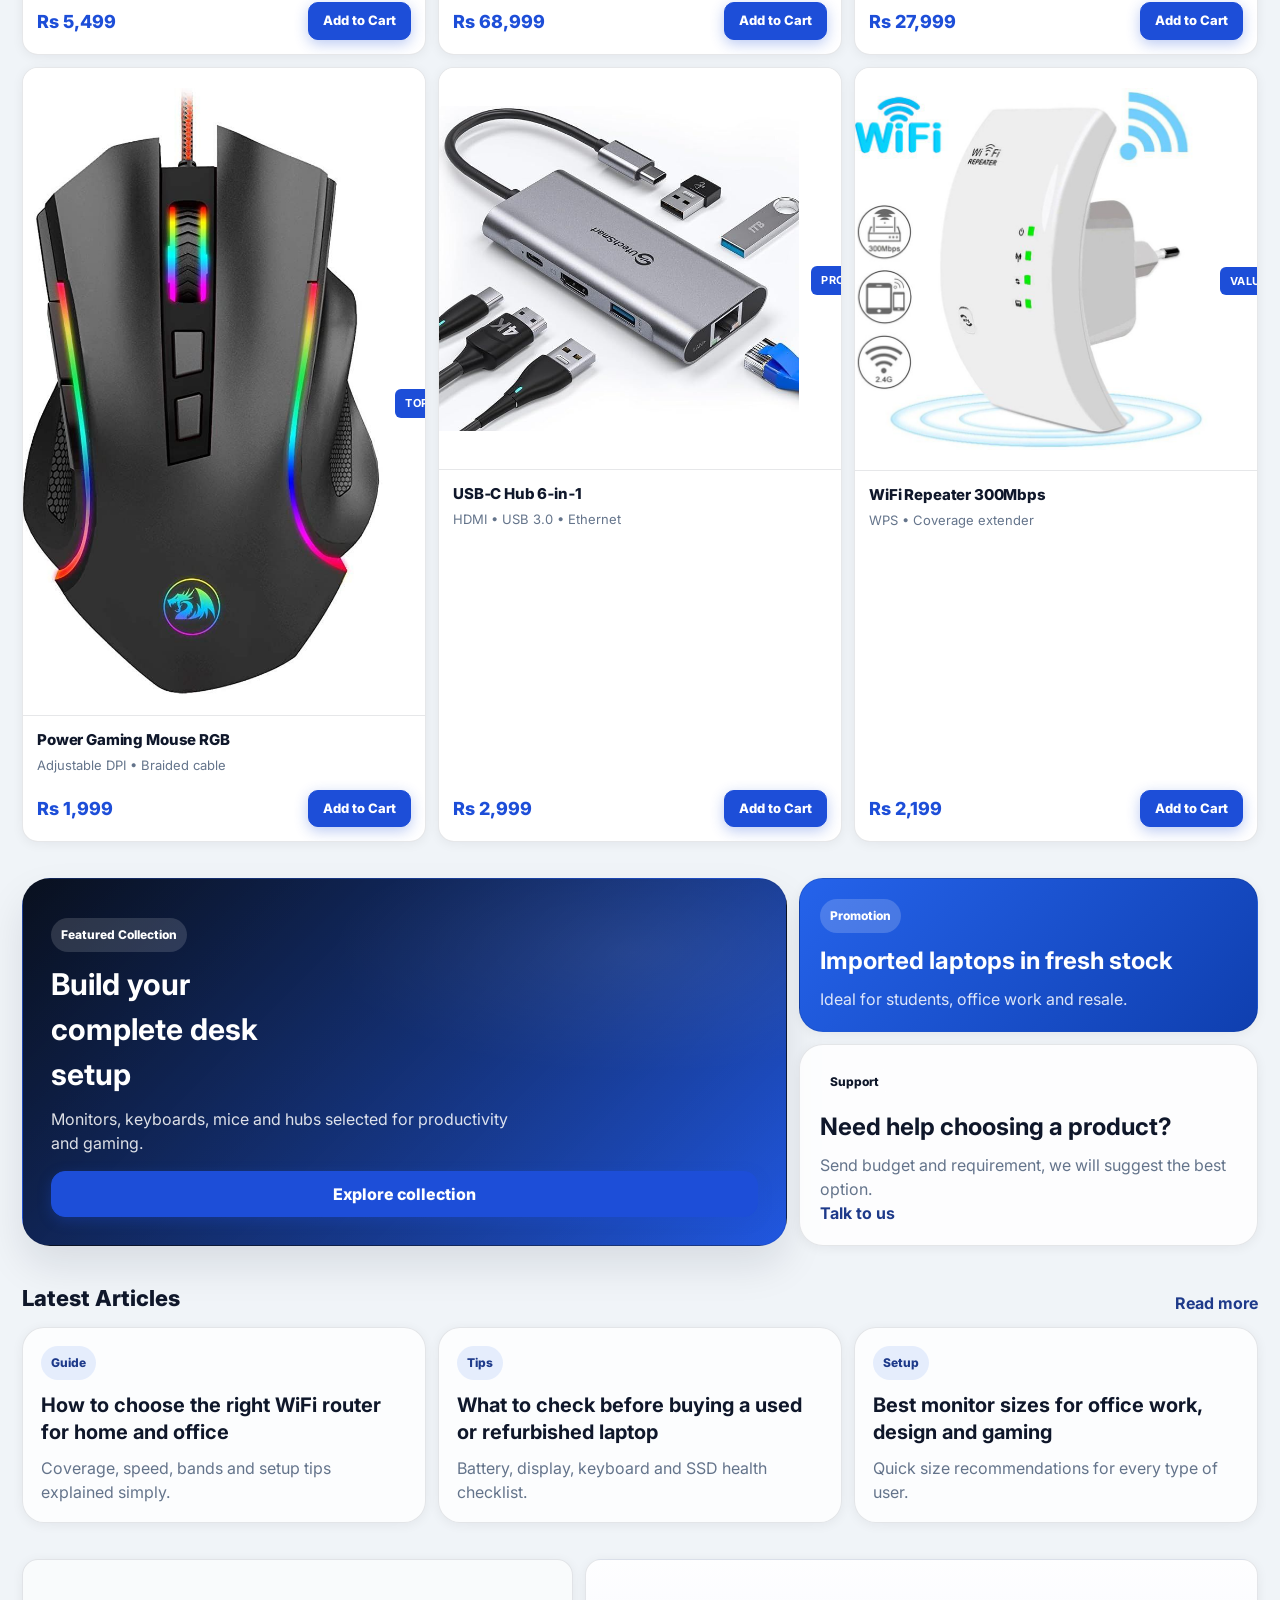
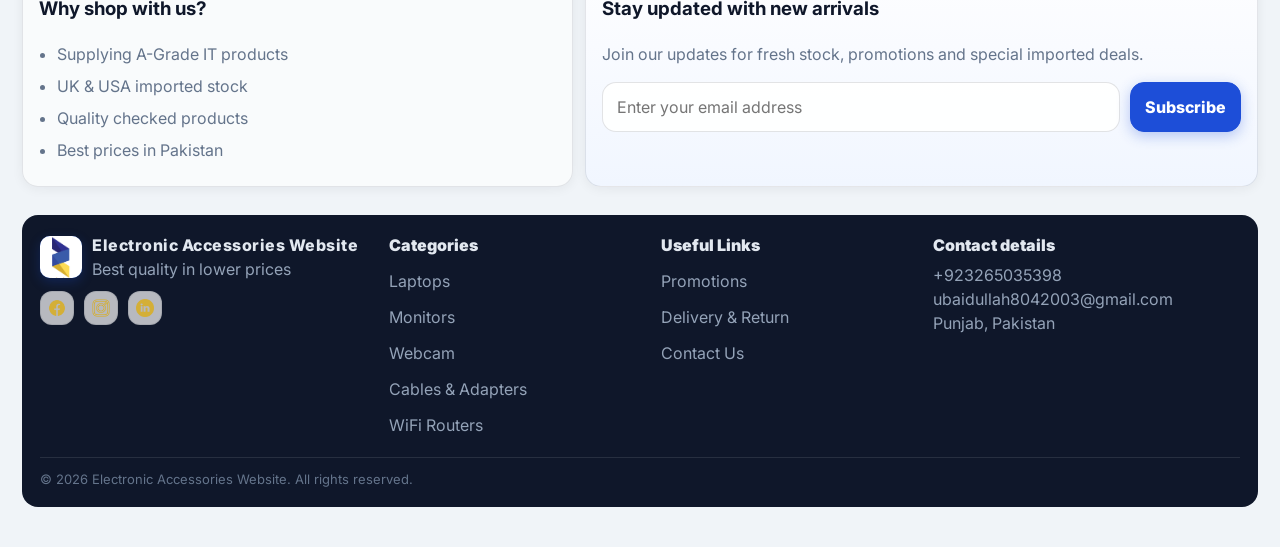
<file: checkout-payment.html>
<!doctype html>
<html lang="en">
  <head>
    <meta charset="utf-8" />
    <meta name="viewport" content="width=device-width, initial-scale=1" />
    <title>Electronic Accessories Website - Payment Method</title>
    <link rel="preconnect" href="https://fonts.googleapis.com" />
    <link rel="preconnect" href="https://fonts.gstatic.com" crossorigin />
    <link href="https://fonts.googleapis.com/css2?family=Inter:wght@400;500;600;700&display=swap" rel="stylesheet" />
    <link rel="stylesheet" href="./static/styles.css" />
  </head>
  <body>
    <header class="site-header">
      <div class="topbar">
        <a class="brand" href="./index.html">
          <span class="brand-mark" aria-hidden="true">
            <img class="brand-logo" src="./static/img/Zee%20Solution%20Hub.png" alt="Zee Solution Hub" />
          </span>
          <span class="brand-name">ELECTRONIC ACCESSORIES WEBSITE</span>
        </a>
      </div>
    </header>
    <div class="layout layout-no-rail">
      <main class="main" data-payment-root>
        <section class="section">
          <div class="pay-grid">
            <div class="card">
              <h1 class="h3">Select Payment Method</h1>
              <div class="pay-tabs" data-payment-tabs>
                <button class="pay-tab" data-method="easypaisa" type="button">Easypaisa</button>
                <button class="pay-tab" data-method="jazzcash" type="button">JazzCash</button>
                <button class="pay-tab" data-method="card" type="button">Credit/Debit Card</button>
                <button class="pay-tab" data-method="hbl" type="button">HBL Bank Account</button>
                <button class="pay-tab" data-method="cod" type="button">Cash on Delivery</button>
                <button class="pay-tab" data-method="installment" type="button">Installment</button>
              </div>
              <div class="pay-panes" data-payment-panes>
                <form class="pay-form" data-method-pane="easypaisa">
                  <p class="muted">Enter Easypaisa account number for payment.</p>
                  <input placeholder="Easypaisa Account Number" required />
                  <button class="btn btn-primary" type="submit">Pay Now</button>
                </form>
                <form class="pay-form" data-method-pane="jazzcash" hidden>
                  <p class="muted">Enter JazzCash account number for payment.</p>
                  <input placeholder="JazzCash Account Number" required />
                  <button class="btn btn-primary" type="submit">Pay Now</button>
                </form>
                <form class="pay-form" data-method-pane="card" hidden>
                  <p class="muted">Enter card details.</p>
                  <input placeholder="Card Number" required />
                  <input placeholder="Name on Card" required />
                  <div class="pay-two"><input placeholder="MM/YY" required /><input placeholder="CVV" required /></div>
                  <button class="btn btn-primary" type="submit">Pay Now</button>
                </form>
                <form class="pay-form" data-method-pane="hbl" hidden>
                  <p class="muted">Enter HBL account details.</p>
                  <input placeholder="HBL Account Number" required />
                  <input placeholder="CNIC Number" required />
                  <button class="btn btn-primary" type="submit">Pay Now</button>
                </form>
                <form class="pay-form" data-method-pane="cod" hidden>
                  <p class="muted">Cash on delivery selected. Confirm order to continue.</p>
                  <button class="btn btn-primary" type="submit">Confirm Order</button>
                </form>
                <form class="pay-form" data-method-pane="installment" hidden>
                  <p class="muted">Installment coming soon. Please choose another payment method.</p>
                  <button class="btn btn-ghost" type="button">Not Available</button>
                </form>
              </div>
            </div>
            <aside class="card">
              <h2 class="h3">Order Summary</h2>
              <div class="summary-row summary-total"><span>Total Amount</span><strong data-payment-total>Rs 0</strong></div>
            </aside>
          </div>
        </section>
      </main>
    </div>
    <script src="./static/app.js" defer></script>
  </body>
</html>
</file>
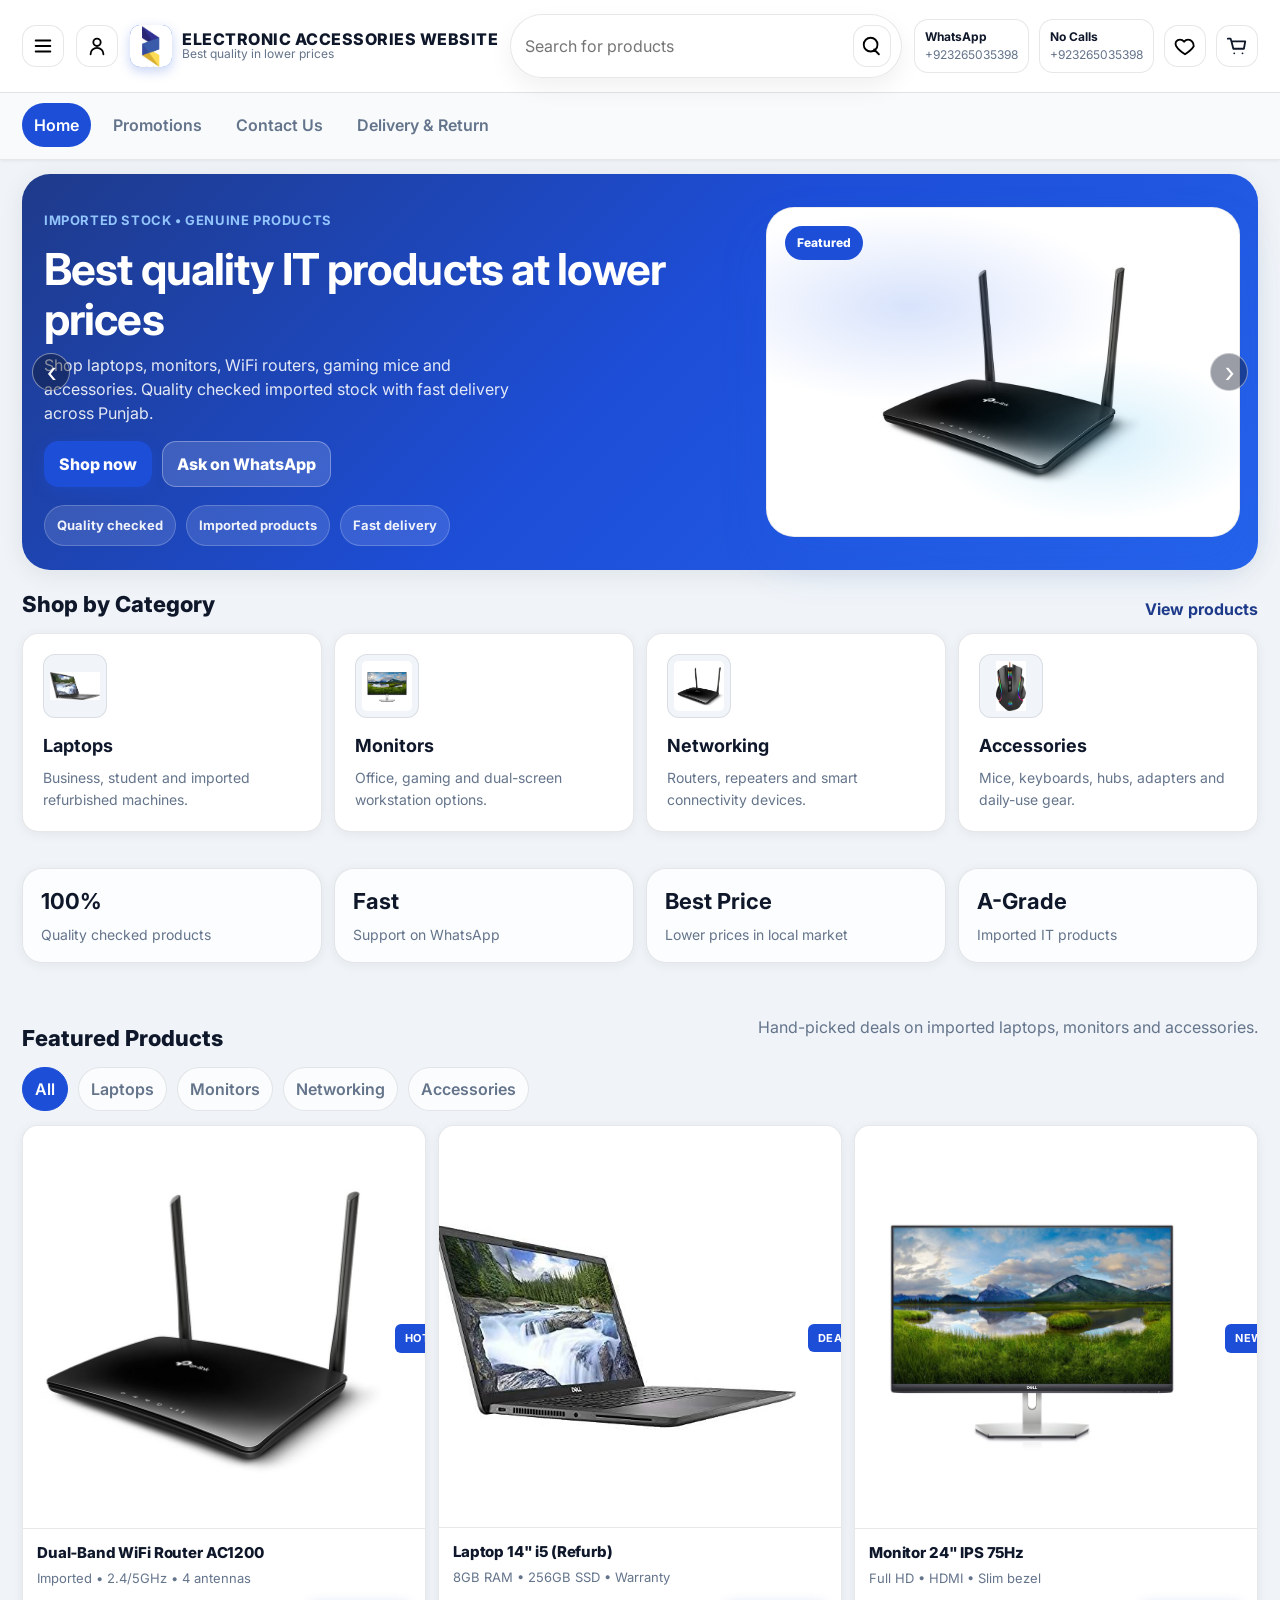
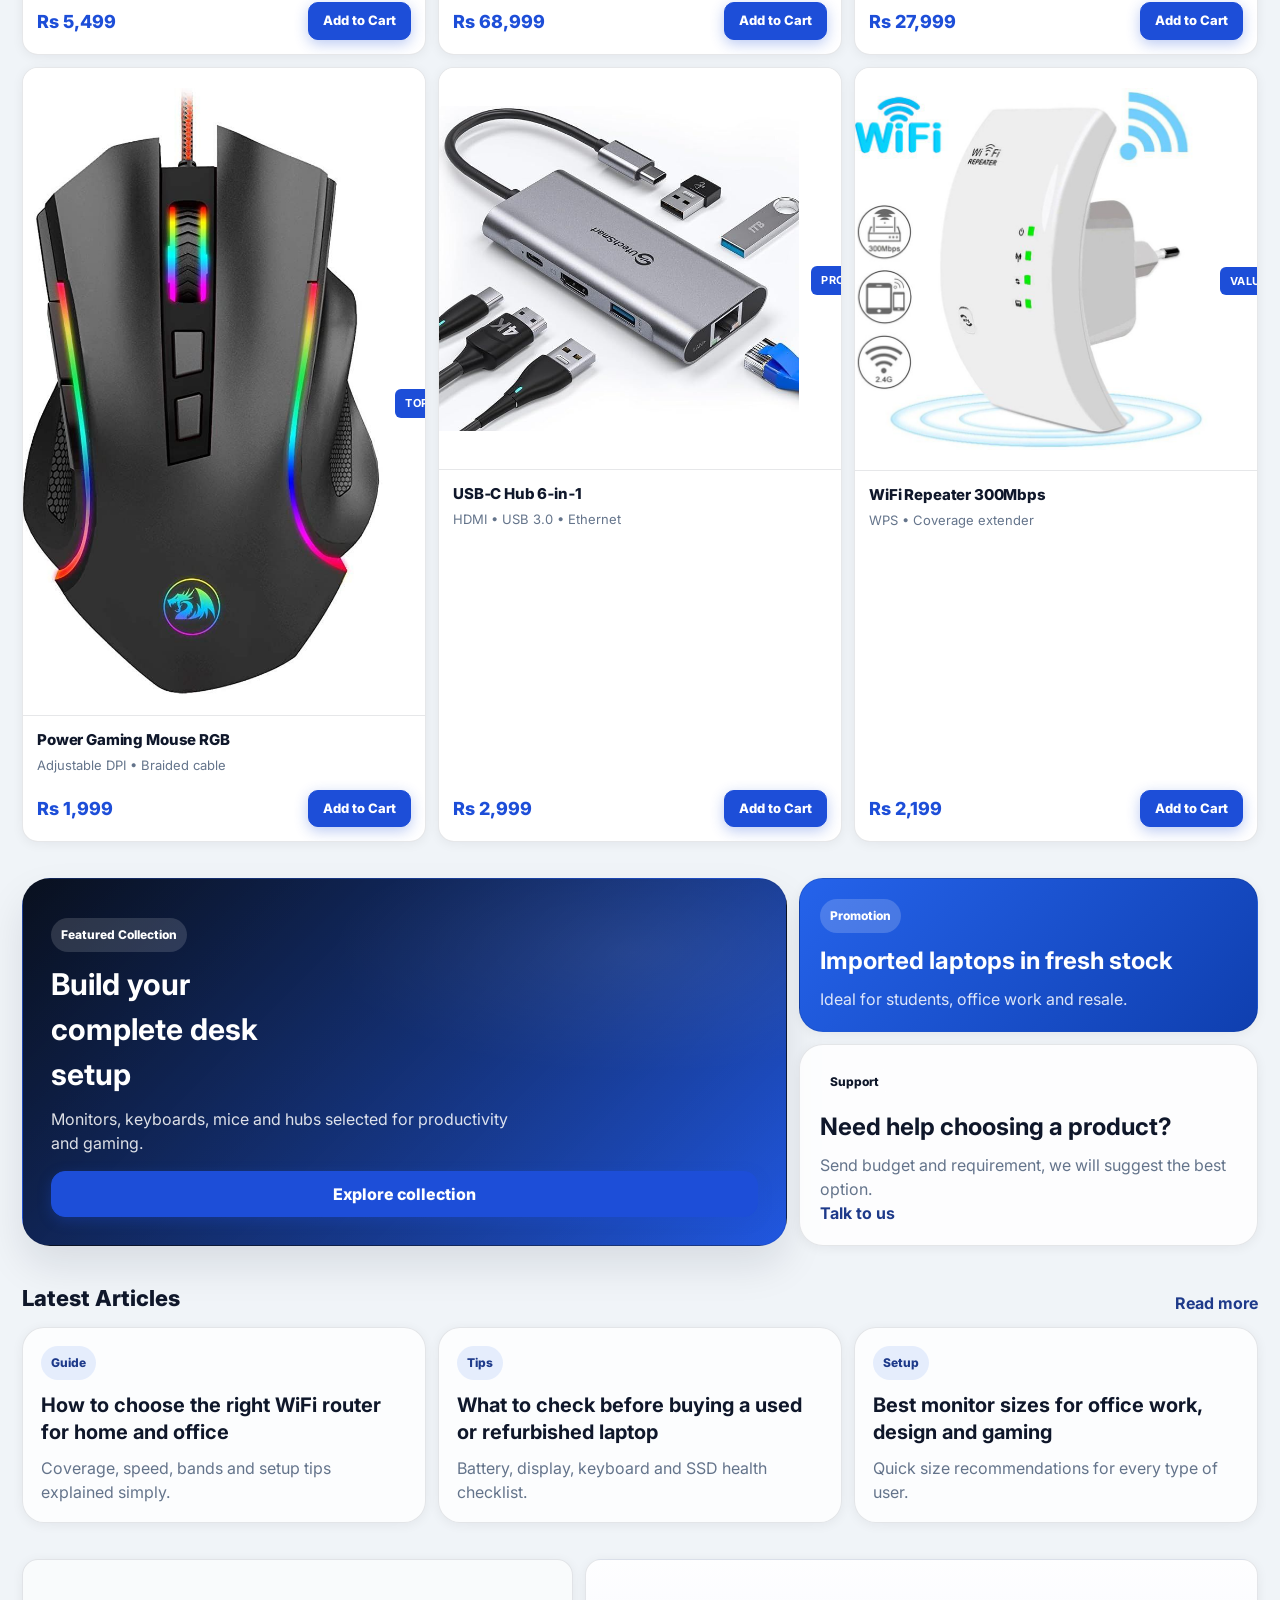
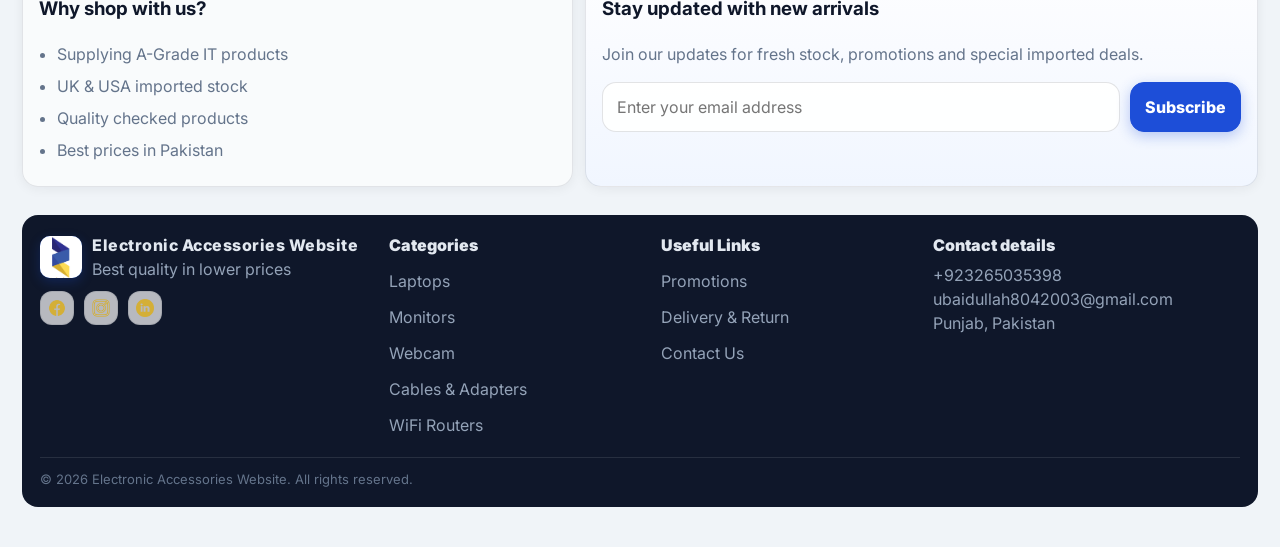
<file: checkout-review.html>
<!doctype html>
<html lang="en">
  <head>
    <meta charset="utf-8" />
    <meta name="viewport" content="width=device-width, initial-scale=1" />
    <title>Electronic Accessories Website - Checkout</title>
    <link rel="preconnect" href="https://fonts.googleapis.com" />
    <link rel="preconnect" href="https://fonts.gstatic.com" crossorigin />
    <link href="https://fonts.googleapis.com/css2?family=Inter:wght@400;500;600;700&display=swap" rel="stylesheet" />
    <link rel="stylesheet" href="./static/styles.css" />
  </head>
  <body>
    <header class="site-header">
      <div class="topbar">
        <a class="brand" href="./index.html">
          <span class="brand-mark" aria-hidden="true">
            <img class="brand-logo" src="./static/img/Zee%20Solution%20Hub.png" alt="Zee Solution Hub" />
          </span>
          <span class="brand-name">ELECTRONIC ACCESSORIES WEBSITE</span>
        </a>
      </div>
    </header>
    <div class="layout layout-no-rail">
      <main class="main">
        <section class="section">
          <div class="co-grid" data-checkout-review></div>
        </section>
      </main>
    </div>
    <script src="./static/app.js" defer></script>
  </body>
</html>
</file>
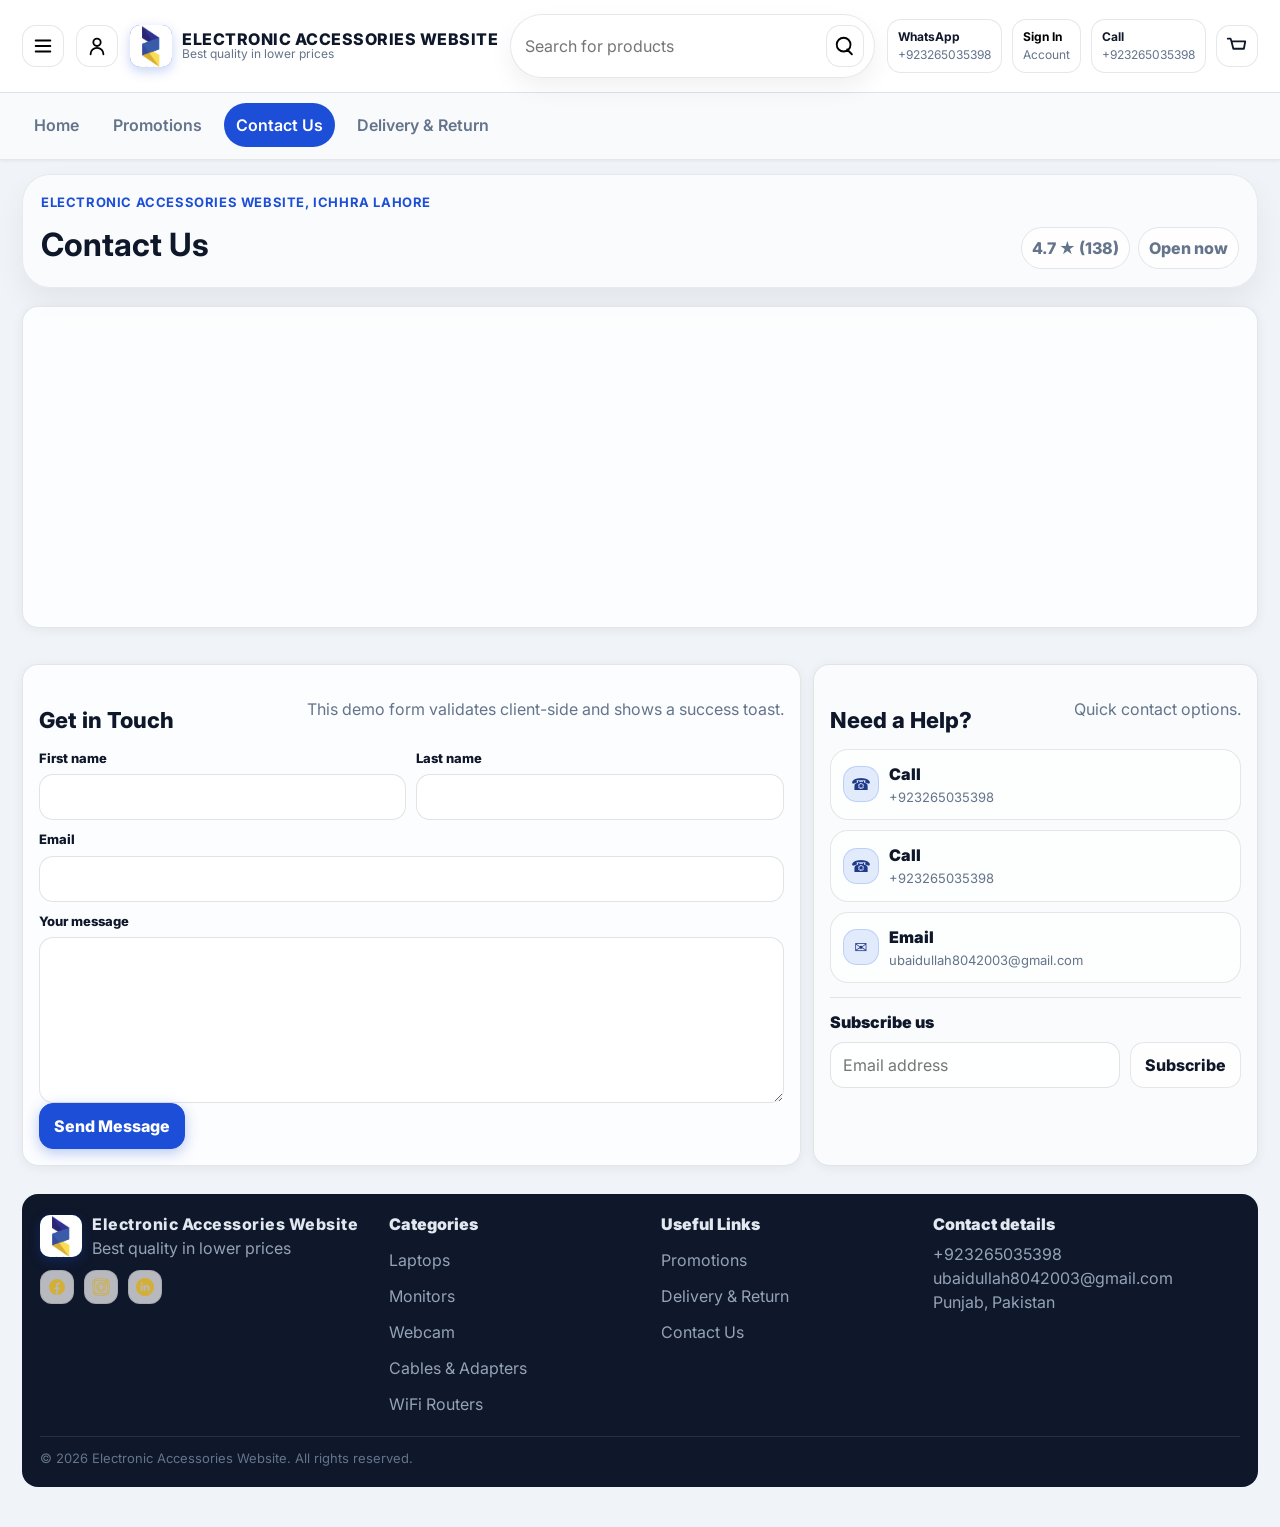
<file: contact.html>
<!doctype html>
<html lang="en">
  <head>
    <meta charset="utf-8" />
    <meta name="viewport" content="width=device-width, initial-scale=1" />
    <meta name="description" content="Contact Electronic Accessories Website — get in touch." />
    <title>Electronic Accessories Website — Contact Us</title>
    <link rel="preconnect" href="https://fonts.googleapis.com" />
    <link rel="preconnect" href="https://fonts.gstatic.com" crossorigin />
    <link
      href="https://fonts.googleapis.com/css2?family=Inter:wght@400;500;600;700&display=swap"
      rel="stylesheet"
    />
    <link rel="stylesheet" href="./static/styles.css" />
  </head>
  <body>
    <a class="skip-link" href="#main">Skip to content</a>

    <header class="site-header">
      <div class="topbar">
        <button class="icon-btn" type="button" aria-label="Open menu" data-drawer-open>
          <svg viewBox="0 0 24 24" aria-hidden="true">
            <path
              d="M4 6h16M4 12h16M4 18h16"
              fill="none"
              stroke="currentColor"
              stroke-width="2"
              stroke-linecap="round"
            />
          </svg>
        </button>

        <button class="icon-btn" type="button" aria-label="Sign In" data-open-signin>
          <svg viewBox="0 0 24 24" aria-hidden="true">
            <path
              d="M12 12a4 4 0 1 0-4-4 4 4 0 0 0 4 4Zm-7 9a7 7 0 0 1 14 0"
              fill="none"
              stroke="currentColor"
              stroke-width="2"
              stroke-linecap="round"
              stroke-linejoin="round"
            />
          </svg>
        </button>

        <a class="brand" href="./index.html" aria-label="Electronic Accessories Website home">
          <span class="brand-mark" aria-hidden="true">
            <img class="brand-logo" src="./static/img/Zee%20Solution%20Hub.png" alt="Zee Solution Hub" />
          </span>
          <span class="brand-text">
            <span class="brand-name">ELECTRONIC ACCESSORIES WEBSITE</span>
            <span class="brand-tagline">Best quality in lower prices</span>
          </span>
        </a>

        <form class="search" role="search" data-search>
          <label class="sr-only" for="q">Search for products</label>
          <input id="q" name="q" type="search" placeholder="Search for products" autocomplete="off" />
          <button class="icon-btn" type="submit" aria-label="Search">
            <svg viewBox="0 0 24 24" aria-hidden="true">
              <path
                d="M10.5 18a7.5 7.5 0 1 1 0-15 7.5 7.5 0 0 1 0 15Zm9 3-5.2-5.2"
                fill="none"
                stroke="currentColor"
                stroke-width="2"
                stroke-linecap="round"
              />
            </svg>
          </button>
        </form>

        <div class="header-actions">
          <a class="pill" href="https://wa.me/923265035398" target="_blank" rel="noopener" aria-label="WhatsApp">
            <span class="pill-title">WhatsApp</span>
            <span class="pill-sub">+923265035398</span>
          </a>
          <button class="pill" type="button" aria-label="Sign In" data-open-signin>
            <span class="pill-title">Sign In</span>
            <span class="pill-sub">Account</span>
          </button>
          <a class="pill" href="tel:+923265035398" aria-label="Call +923265035398">
            <span class="pill-title">Call</span>
            <span class="pill-sub">+923265035398</span>
          </a>
          <a class="icon-btn cart-btn" href="./cart.html" aria-label="Cart">
            <span class="cart-badge" data-cart-count aria-hidden="true">0</span>
            <svg viewBox="0 0 24 24" aria-hidden="true">
              <path
                d="M6 7h15l-1.5 8H8L6 7Zm0 0-1-3H2"
                fill="none"
                stroke="currentColor"
                stroke-width="2"
                stroke-linecap="round"
                stroke-linejoin="round"
              />
            </svg>
          </a>
        </div>
      </div>

      <nav class="nav">
        <div class="nav-inner">
          <a class="nav-link" href="./index.html">Home</a>
          <a class="nav-link" href="./promotions.html">Promotions</a>
          <a class="nav-link is-active" href="./contact.html">Contact Us</a>
          <a class="nav-link" href="./delivery-return.html">Delivery &amp; Return</a>
        </div>
      </nav>
    </header>

    <div class="layout layout-no-rail">
      <main id="main" class="main">
        <section class="page-head">
          <div>
            <div class="kicker">Electronic Accessories Website, Ichhra Lahore</div>
            <h1>Contact Us</h1>
          </div>
          <div class="badge-row">
            <span class="badge">4.7 ★ (138)</span>
            <span class="badge">Open now</span>
          </div>
        </section>

        <section class="section">
          <div class="map-wrap card">
            <iframe
              title="Electronic Accessories Website location"
              loading="lazy"
              referrerpolicy="no-referrer-when-downgrade"
              src="https://www.google.com/maps?q=Hassan%20Computer%20Ichhra%20Lahore&output=embed"
            ></iframe>
          </div>
        </section>

        <section class="section">
          <div class="contact-grid">
            <form class="card" data-contact-form>
              <div class="section-head">
                <h2>Get in Touch</h2>
                <p class="muted">This demo form validates client-side and shows a success toast.</p>
              </div>
              <div class="form-grid">
                <div class="field">
                  <label for="firstName">First name</label>
                  <input id="firstName" name="firstName" type="text" autocomplete="given-name" required />
                </div>
                <div class="field">
                  <label for="lastName">Last name</label>
                  <input id="lastName" name="lastName" type="text" autocomplete="family-name" required />
                </div>
                <div class="field field-full">
                  <label for="email">Email</label>
                  <input id="email" name="email" type="email" autocomplete="email" required />
                </div>
                <div class="field field-full">
                  <label for="message">Your message</label>
                  <textarea id="message" name="message" rows="6" required></textarea>
                </div>
              </div>
              <button class="btn btn-primary" type="submit">Send Message</button>
            </form>

            <aside class="card card-soft">
              <div class="section-head">
                <h2>Need a Help?</h2>
                <p class="muted">Quick contact options.</p>
              </div>
              <div class="help-list">
                <a class="help-item" href="tel:+923265035398">
                  <span class="help-ico" aria-hidden="true">☎</span>
                  <span>
                    <span class="help-title">Call</span>
                    <span class="help-sub">+923265035398</span>
                  </span>
                </a>
                <a class="help-item" href="tel:+923265035398">
                  <span class="help-ico" aria-hidden="true">☎</span>
                  <span>
                    <span class="help-title">Call</span>
                    <span class="help-sub">+923265035398</span>
                  </span>
                </a>
                <a class="help-item" href="mailto:ubaidullah8042003@gmail.com">
                  <span class="help-ico" aria-hidden="true">✉</span>
                  <span>
                    <span class="help-title">Email</span>
                    <span class="help-sub">ubaidullah8042003@gmail.com</span>
                  </span>
                </a>
              </div>

              <div class="subscribe">
                <div class="footer-title">Subscribe us</div>
                <form class="sub-form" data-subscribe>
                  <label class="sr-only" for="subEmail">Email</label>
                  <input id="subEmail" type="email" placeholder="Email address" required />
                  <button class="btn btn-ghost" type="submit">Subscribe</button>
                </form>
              </div>
            </aside>
          </div>
        </section>

        <footer class="footer">
          <div class="footer-grid">
            <div>
              <div class="footer-brand">
                <span class="brand-mark" aria-hidden="true">
                  <img class="brand-logo" src="./static/img/Zee%20Solution%20Hub.png" alt="Zee Solution Hub" />
                </span>
                <div>
                  <div class="brand-name">Electronic Accessories Website</div>
                  <div class="muted">Best quality in lower prices</div>
                </div>
              </div>
              <div class="social">
                <a href="#" aria-label="Facebook" title="Facebook">
                  <img src="./static/img/facebook.png" alt="Facebook" />
                </a>
                <a href="#" aria-label="Instagram" title="Instagram">
                  <img src="./static/img/instagram.png" alt="Instagram" />
                </a>
                <a href="#" aria-label="LinkedIn" title="LinkedIn">
                  <img src="./static/img/linkedin.png" alt="LinkedIn" />
                </a>
              </div>
            </div>
            <div>
              <div class="footer-title">Categories</div>
              <a href="./index.html#products">Laptops</a>
              <a href="./index.html#products">Monitors</a>
              <a href="./index.html#products">Webcam</a>
              <a href="./index.html#products">Cables &amp; Adapters</a>
              <a href="./index.html#products">WiFi Routers</a>
            </div>
            <div>
              <div class="footer-title">Useful Links</div>
              <a href="./promotions.html">Promotions</a>
              <a href="./delivery-return.html">Delivery &amp; Return</a>
              <a href="./contact.html">Contact Us</a>
            </div>
            <div>
              <div class="footer-title">Contact details</div>
              <div class="muted">+923265035398</div>
              <div class="muted">ubaidullah8042003@gmail.com</div>
              <div class="muted">Punjab, Pakistan</div>
            </div>
          </div>
          <div class="footer-bottom">© <span data-year></span> Electronic Accessories Website. All rights reserved.</div>
        </footer>
      </main>
    </div>

    <div class="drawer" data-drawer aria-hidden="true">
      <div class="drawer-backdrop" data-drawer-close></div>
      <div class="drawer-panel" role="dialog" aria-label="Navigation menu">
        <div class="drawer-head">
          <div class="drawer-title">Menu</div>
          <button class="icon-btn" type="button" aria-label="Close menu" data-drawer-close>
            <svg viewBox="0 0 24 24" aria-hidden="true">
              <path
                d="M6 6l12 12M18 6 6 18"
                fill="none"
                stroke="currentColor"
                stroke-width="2"
                stroke-linecap="round"
              />
            </svg>
          </button>
        </div>
        <div class="drawer-links">
          <a href="./index.html">Home</a>
          <a href="./promotions.html">Promotions</a>
          <a href="./contact.html">Contact Us</a>
          <a href="./delivery-return.html">Delivery &amp; Return</a>
          <button class="drawer-btn" type="button" data-open-signin>Sign In</button>
        </div>
      </div>
    </div>

    <div class="modal" data-signin-modal aria-hidden="true">
      <div class="modal-backdrop" data-close-signin></div>
      <div class="modal-panel" role="dialog" aria-label="Sign in">
        <div class="modal-head">
          <div class="modal-title">Sign In</div>
          <button class="icon-btn" type="button" aria-label="Close" data-close-signin>
            <svg viewBox="0 0 24 24" aria-hidden="true">
              <path d="M6 6l12 12M18 6 6 18" fill="none" stroke="currentColor" stroke-width="2" stroke-linecap="round" />
            </svg>
          </button>
        </div>
        <div class="auth-tabs">
          <button class="auth-tab is-active" type="button" data-auth-tab="login">Login</button>
          <button class="auth-tab" type="button" data-auth-tab="register">Register</button>
        </div>
        <div data-auth-pane="login">
          <form class="modal-form" data-signin-form>
            <div class="field">
              <label for="signinEmail">Phone Number or Email</label>
              <input id="signinEmail" type="text" autocomplete="username" required />
            </div>
            <div class="field" style="margin-top:10px;">
              <label for="signinPass">Password</label>
              <input id="signinPass" type="password" autocomplete="current-password" required />
            </div>
            <button class="btn btn-primary" style="margin-top:14px;width:100%;" type="submit">Login</button>
            <div class="auth-foot">
              <span class="muted">New user?</span>
              <button class="auth-link" type="button" data-switch-tab="register">Register here</button>
            </div>
            <div class="auth-social">
              <button class="social-btn" type="button">Facebook</button>
              <button class="social-btn" type="button">Google</button>
            </div>
          </form>
        </div>
        <div data-auth-pane="register" style="display:none;">
          <form class="modal-form" data-register-form>
            <div class="field">
              <label for="regPhone">Phone Number</label>
              <input id="regPhone" type="text" required />
            </div>
            <div class="field" style="margin-top:10px;">
              <label for="regName">Full Name</label>
              <input id="regName" type="text" required />
            </div>
            <div class="field" style="margin-top:10px;">
              <label for="regPass">Password</label>
              <input id="regPass" type="password" required />
            </div>
            <button class="btn btn-primary" style="margin-top:14px;width:100%;" type="submit">Create Account</button>
            <div class="auth-foot">
              <span class="muted">Already a member?</span>
              <button class="auth-link" type="button" data-switch-tab="login">Login here</button>
            </div>
          </form>
        </div>
      </div>
    </div>

    <div class="toast" data-toast role="status" aria-live="polite" aria-atomic="true"></div>
    <script src="./static/app.js" defer></script>
  </body>
</html>
</file>
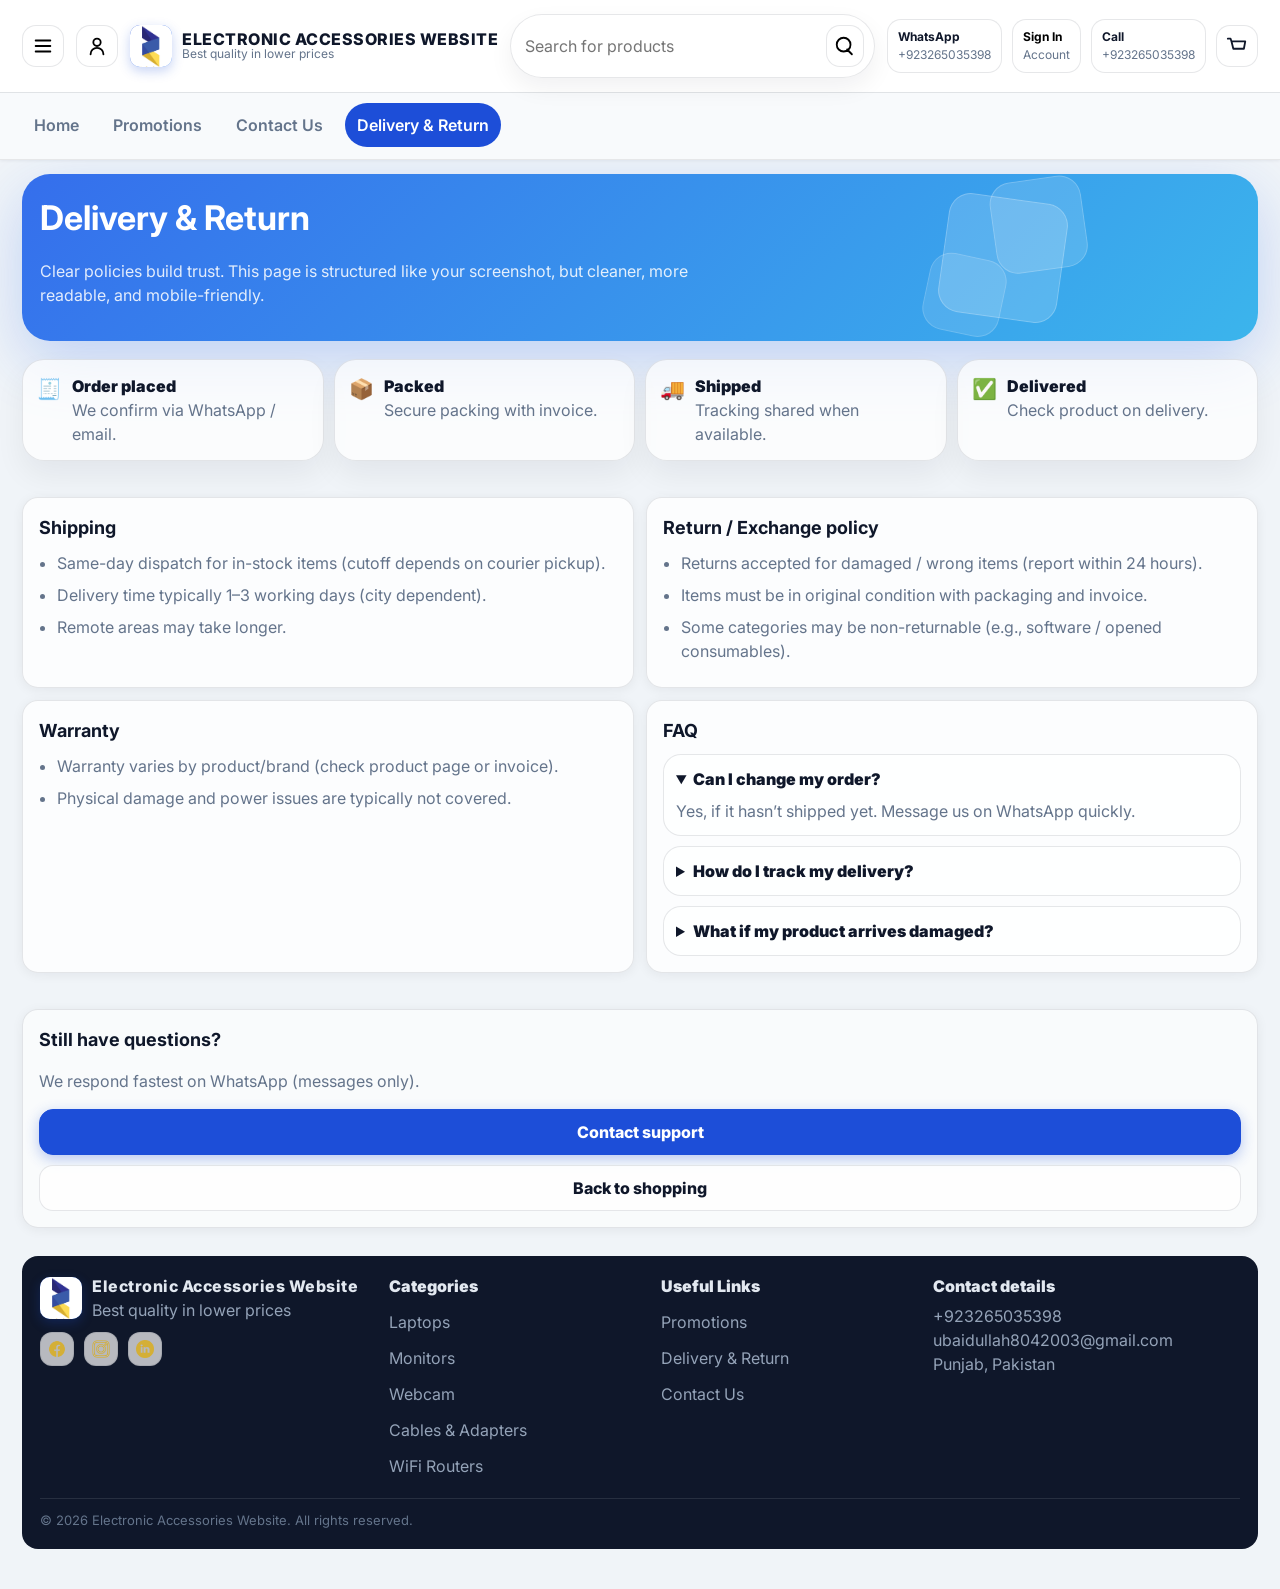
<file: delivery-return.html>
<!doctype html>
<html lang="en">
  <head>
    <meta charset="utf-8" />
    <meta name="viewport" content="width=device-width, initial-scale=1" />
    <meta name="description" content="Delivery & Return policy — Electronic Accessories Website." />
    <title>Electronic Accessories Website — Delivery &amp; Return</title>
    <link rel="preconnect" href="https://fonts.googleapis.com" />
    <link rel="preconnect" href="https://fonts.gstatic.com" crossorigin />
    <link
      href="https://fonts.googleapis.com/css2?family=Inter:wght@400;500;600;700&display=swap"
      rel="stylesheet"
    />
    <link rel="stylesheet" href="./static/styles.css" />
  </head>
  <body>
    <a class="skip-link" href="#main">Skip to content</a>

    <header class="site-header">
      <div class="topbar">
        <button class="icon-btn" type="button" aria-label="Open menu" data-drawer-open>
          <svg viewBox="0 0 24 24" aria-hidden="true">
            <path
              d="M4 6h16M4 12h16M4 18h16"
              fill="none"
              stroke="currentColor"
              stroke-width="2"
              stroke-linecap="round"
            />
          </svg>
        </button>

        <button class="icon-btn" type="button" aria-label="Sign In" data-open-signin>
          <svg viewBox="0 0 24 24" aria-hidden="true">
            <path
              d="M12 12a4 4 0 1 0-4-4 4 4 0 0 0 4 4Zm-7 9a7 7 0 0 1 14 0"
              fill="none"
              stroke="currentColor"
              stroke-width="2"
              stroke-linecap="round"
              stroke-linejoin="round"
            />
          </svg>
        </button>

        <a class="brand" href="./index.html" aria-label="Electronic Accessories Website home">
          <span class="brand-mark" aria-hidden="true">
            <img class="brand-logo" src="./static/img/Zee%20Solution%20Hub.png" alt="Zee Solution Hub" />
          </span>
          <span class="brand-text">
            <span class="brand-name">ELECTRONIC ACCESSORIES WEBSITE</span>
            <span class="brand-tagline">Best quality in lower prices</span>
          </span>
        </a>

        <form class="search" role="search" data-search>
          <label class="sr-only" for="q">Search for products</label>
          <input id="q" name="q" type="search" placeholder="Search for products" autocomplete="off" />
          <button class="icon-btn" type="submit" aria-label="Search">
            <svg viewBox="0 0 24 24" aria-hidden="true">
              <path
                d="M10.5 18a7.5 7.5 0 1 1 0-15 7.5 7.5 0 0 1 0 15Zm9 3-5.2-5.2"
                fill="none"
                stroke="currentColor"
                stroke-width="2"
                stroke-linecap="round"
              />
            </svg>
          </button>
        </form>

        <div class="header-actions">
          <a class="pill" href="https://wa.me/923265035398" target="_blank" rel="noopener" aria-label="WhatsApp">
            <span class="pill-title">WhatsApp</span>
            <span class="pill-sub">+923265035398</span>
          </a>
          <button class="pill" type="button" aria-label="Sign In" data-open-signin>
            <span class="pill-title">Sign In</span>
            <span class="pill-sub">Account</span>
          </button>
          <a class="pill" href="tel:+923265035398" aria-label="Call +923265035398">
            <span class="pill-title">Call</span>
            <span class="pill-sub">+923265035398</span>
          </a>
          <a class="icon-btn cart-btn" href="./cart.html" aria-label="Cart">
            <span class="cart-badge" data-cart-count aria-hidden="true">0</span>
            <svg viewBox="0 0 24 24" aria-hidden="true">
              <path
                d="M6 7h15l-1.5 8H8L6 7Zm0 0-1-3H2"
                fill="none"
                stroke="currentColor"
                stroke-width="2"
                stroke-linecap="round"
                stroke-linejoin="round"
              />
            </svg>
          </a>
        </div>
      </div>

      <nav class="nav">
        <div class="nav-inner">
          <a class="nav-link" href="./index.html">Home</a>
          <a class="nav-link" href="./promotions.html">Promotions</a>
          <a class="nav-link" href="./contact.html">Contact Us</a>
          <a class="nav-link is-active" href="./delivery-return.html">Delivery &amp; Return</a>
        </div>
      </nav>
    </header>

    <div class="layout layout-no-rail">
      <main id="main" class="main">
        <section class="policy-hero">
          <div class="policy-hero-content">
            <h1>Delivery &amp; Return</h1>
            <p class="muted">
              Clear policies build trust. This page is structured like your screenshot, but cleaner,
              more readable, and mobile-friendly.
            </p>
          </div>
          <div class="policy-hero-art" aria-hidden="true">
            <div class="box"></div>
            <div class="box box2"></div>
            <div class="box box3"></div>
          </div>
        </section>

        <section class="section">
          <div class="steps">
            <div class="step">
              <div class="step-ico">🧾</div>
              <div>
                <div class="step-title">Order placed</div>
                <div class="muted">We confirm via WhatsApp / email.</div>
              </div>
            </div>
            <div class="step">
              <div class="step-ico">📦</div>
              <div>
                <div class="step-title">Packed</div>
                <div class="muted">Secure packing with invoice.</div>
              </div>
            </div>
            <div class="step">
              <div class="step-ico">🚚</div>
              <div>
                <div class="step-title">Shipped</div>
                <div class="muted">Tracking shared when available.</div>
              </div>
            </div>
            <div class="step">
              <div class="step-ico">✅</div>
              <div>
                <div class="step-title">Delivered</div>
                <div class="muted">Check product on delivery.</div>
              </div>
            </div>
          </div>
        </section>

        <section class="section">
          <div class="policy-grid">
            <article class="card">
              <h2 class="h3">Shipping</h2>
              <ul class="policy-list">
                <li>Same-day dispatch for in-stock items (cutoff depends on courier pickup).</li>
                <li>Delivery time typically 1–3 working days (city dependent).</li>
                <li>Remote areas may take longer.</li>
              </ul>
            </article>

            <article class="card">
              <h2 class="h3">Return / Exchange policy</h2>
              <ul class="policy-list">
                <li>Returns accepted for damaged / wrong items (report within 24 hours).</li>
                <li>Items must be in original condition with packaging and invoice.</li>
                <li>Some categories may be non-returnable (e.g., software / opened consumables).</li>
              </ul>
            </article>

            <article class="card">
              <h2 class="h3">Warranty</h2>
              <ul class="policy-list">
                <li>Warranty varies by product/brand (check product page or invoice).</li>
                <li>Physical damage and power issues are typically not covered.</li>
              </ul>
            </article>

            <article class="card">
              <h2 class="h3">FAQ</h2>
              <details class="faq" open>
                <summary>Can I change my order?</summary>
                <p class="muted">Yes, if it hasn’t shipped yet. Message us on WhatsApp quickly.</p>
              </details>
              <details class="faq">
                <summary>How do I track my delivery?</summary>
                <p class="muted">
                  When shipped, we share a tracking ID (if courier supports tracking).
                </p>
              </details>
              <details class="faq">
                <summary>What if my product arrives damaged?</summary>
                <p class="muted">
                  Report within 24 hours with images/video of unboxing so we can help immediately.
                </p>
              </details>
            </article>
          </div>
        </section>

        <section class="section">
          <div class="card card-soft">
            <h2 class="h3">Still have questions?</h2>
            <p class="muted">We respond fastest on WhatsApp (messages only).</p>
            <div class="stack">
              <a class="btn btn-primary" href="./contact.html">Contact support</a>
              <a class="btn btn-ghost" href="./index.html#products">Back to shopping</a>
            </div>
          </div>
        </section>

        <footer class="footer">
          <div class="footer-grid">
            <div>
              <div class="footer-brand">
                <span class="brand-mark" aria-hidden="true">
                  <img class="brand-logo" src="./static/img/Zee%20Solution%20Hub.png" alt="Zee Solution Hub" />
                </span>
                <div>
                  <div class="brand-name">Electronic Accessories Website</div>
                  <div class="muted">Best quality in lower prices</div>
                </div>
              </div>
              <div class="social">
                <a href="#" aria-label="Facebook" title="Facebook">
                  <img src="./static/img/facebook.png" alt="Facebook" />
                </a>
                <a href="#" aria-label="Instagram" title="Instagram">
                  <img src="./static/img/instagram.png" alt="Instagram" />
                </a>
                <a href="#" aria-label="LinkedIn" title="LinkedIn">
                  <img src="./static/img/linkedin.png" alt="LinkedIn" />
                </a>
              </div>
            </div>
            <div>
              <div class="footer-title">Categories</div>
              <a href="./index.html#products">Laptops</a>
              <a href="./index.html#products">Monitors</a>
              <a href="./index.html#products">Webcam</a>
              <a href="./index.html#products">Cables &amp; Adapters</a>
              <a href="./index.html#products">WiFi Routers</a>
            </div>
            <div>
              <div class="footer-title">Useful Links</div>
              <a href="./promotions.html">Promotions</a>
              <a href="./delivery-return.html">Delivery &amp; Return</a>
              <a href="./contact.html">Contact Us</a>
            </div>
            <div>
              <div class="footer-title">Contact details</div>
              <div class="muted">+923265035398</div>
              <div class="muted">ubaidullah8042003@gmail.com</div>
              <div class="muted">Punjab, Pakistan</div>
            </div>
          </div>
          <div class="footer-bottom">© <span data-year></span> Electronic Accessories Website. All rights reserved.</div>
        </footer>
      </main>
    </div>

    <div class="drawer" data-drawer aria-hidden="true">
      <div class="drawer-backdrop" data-drawer-close></div>
      <div class="drawer-panel" role="dialog" aria-label="Navigation menu">
        <div class="drawer-head">
          <div class="drawer-title">Menu</div>
          <button class="icon-btn" type="button" aria-label="Close menu" data-drawer-close>
            <svg viewBox="0 0 24 24" aria-hidden="true">
              <path
                d="M6 6l12 12M18 6 6 18"
                fill="none"
                stroke="currentColor"
                stroke-width="2"
                stroke-linecap="round"
              />
            </svg>
          </button>
        </div>
        <div class="drawer-links">
          <a href="./index.html">Home</a>
          <a href="./promotions.html">Promotions</a>
          <a href="./contact.html">Contact Us</a>
          <a href="./delivery-return.html">Delivery &amp; Return</a>
          <button class="drawer-btn" type="button" data-open-signin>Sign In</button>
        </div>
      </div>
    </div>

    <div class="modal" data-signin-modal aria-hidden="true">
      <div class="modal-backdrop" data-close-signin></div>
      <div class="modal-panel" role="dialog" aria-label="Sign in">
        <div class="modal-head">
          <div class="modal-title">Sign In</div>
          <button class="icon-btn" type="button" aria-label="Close" data-close-signin>
            <svg viewBox="0 0 24 24" aria-hidden="true">
              <path d="M6 6l12 12M18 6 6 18" fill="none" stroke="currentColor" stroke-width="2" stroke-linecap="round" />
            </svg>
          </button>
        </div>
        <div class="auth-tabs">
          <button class="auth-tab is-active" type="button" data-auth-tab="login">Login</button>
          <button class="auth-tab" type="button" data-auth-tab="register">Register</button>
        </div>
        <div data-auth-pane="login">
          <form class="modal-form" data-signin-form>
            <div class="field">
              <label for="signinEmail">Phone Number or Email</label>
              <input id="signinEmail" type="text" autocomplete="username" required />
            </div>
            <div class="field" style="margin-top:10px;">
              <label for="signinPass">Password</label>
              <input id="signinPass" type="password" autocomplete="current-password" required />
            </div>
            <button class="btn btn-primary" style="margin-top:14px;width:100%;" type="submit">Login</button>
            <div class="auth-foot">
              <span class="muted">New user?</span>
              <button class="auth-link" type="button" data-switch-tab="register">Register here</button>
            </div>
            <div class="auth-social">
              <button class="social-btn" type="button">Facebook</button>
              <button class="social-btn" type="button">Google</button>
            </div>
          </form>
        </div>
        <div data-auth-pane="register" style="display:none;">
          <form class="modal-form" data-register-form>
            <div class="field">
              <label for="regPhone">Phone Number</label>
              <input id="regPhone" type="text" required />
            </div>
            <div class="field" style="margin-top:10px;">
              <label for="regName">Full Name</label>
              <input id="regName" type="text" required />
            </div>
            <div class="field" style="margin-top:10px;">
              <label for="regPass">Password</label>
              <input id="regPass" type="password" required />
            </div>
            <button class="btn btn-primary" style="margin-top:14px;width:100%;" type="submit">Create Account</button>
            <div class="auth-foot">
              <span class="muted">Already a member?</span>
              <button class="auth-link" type="button" data-switch-tab="login">Login here</button>
            </div>
          </form>
        </div>
      </div>
    </div>

    <script src="./static/app.js" defer></script>
  </body>
</html>
</file>
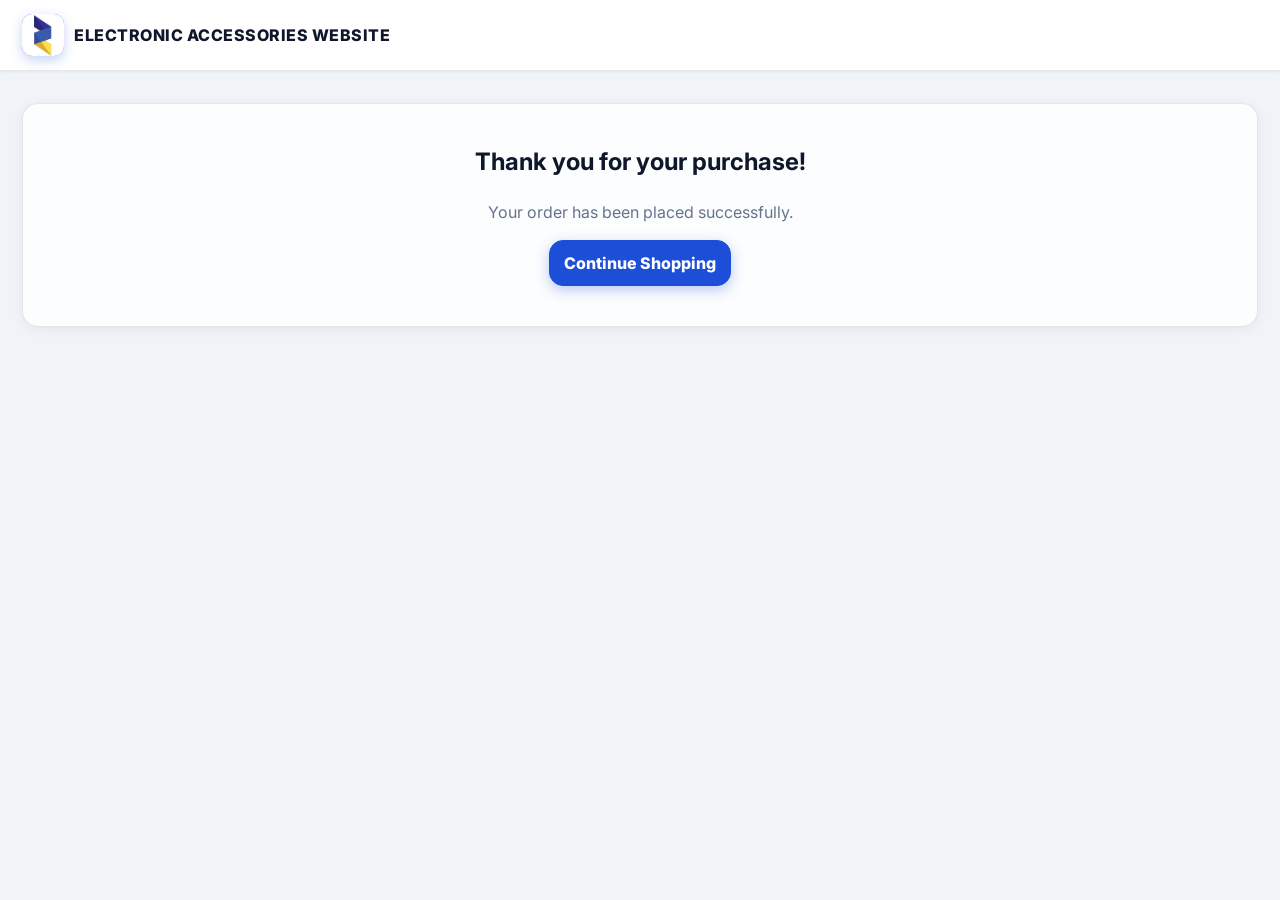
<file: order-success.html>
<!doctype html>
<html lang="en">
  <head>
    <meta charset="utf-8" />
    <meta name="viewport" content="width=device-width, initial-scale=1" />
    <title>Electronic Accessories Website - Order Confirmed</title>
    <link rel="preconnect" href="https://fonts.googleapis.com" />
    <link rel="preconnect" href="https://fonts.gstatic.com" crossorigin />
    <link href="https://fonts.googleapis.com/css2?family=Inter:wght@400;500;600;700&display=swap" rel="stylesheet" />
    <link rel="stylesheet" href="./static/styles.css" />
  </head>
  <body>
    <header class="site-header">
      <div class="topbar">
        <a class="brand" href="./index.html">
          <span class="brand-mark" aria-hidden="true">
            <img class="brand-logo" src="./static/img/Zee%20Solution%20Hub.png" alt="Zee Solution Hub" />
          </span>
          <span class="brand-name">ELECTRONIC ACCESSORIES WEBSITE</span>
        </a>
      </div>
    </header>
    <div class="layout layout-no-rail">
      <main class="main">
        <section class="section">
          <div class="card success-card">
            <h1>Thank you for your purchase!</h1>
            <p class="muted">Your order has been placed successfully.</p>
            <a class="btn btn-primary" href="./index.html">Continue Shopping</a>
          </div>
        </section>
      </main>
    </div>
  </body>
</html>
</file>
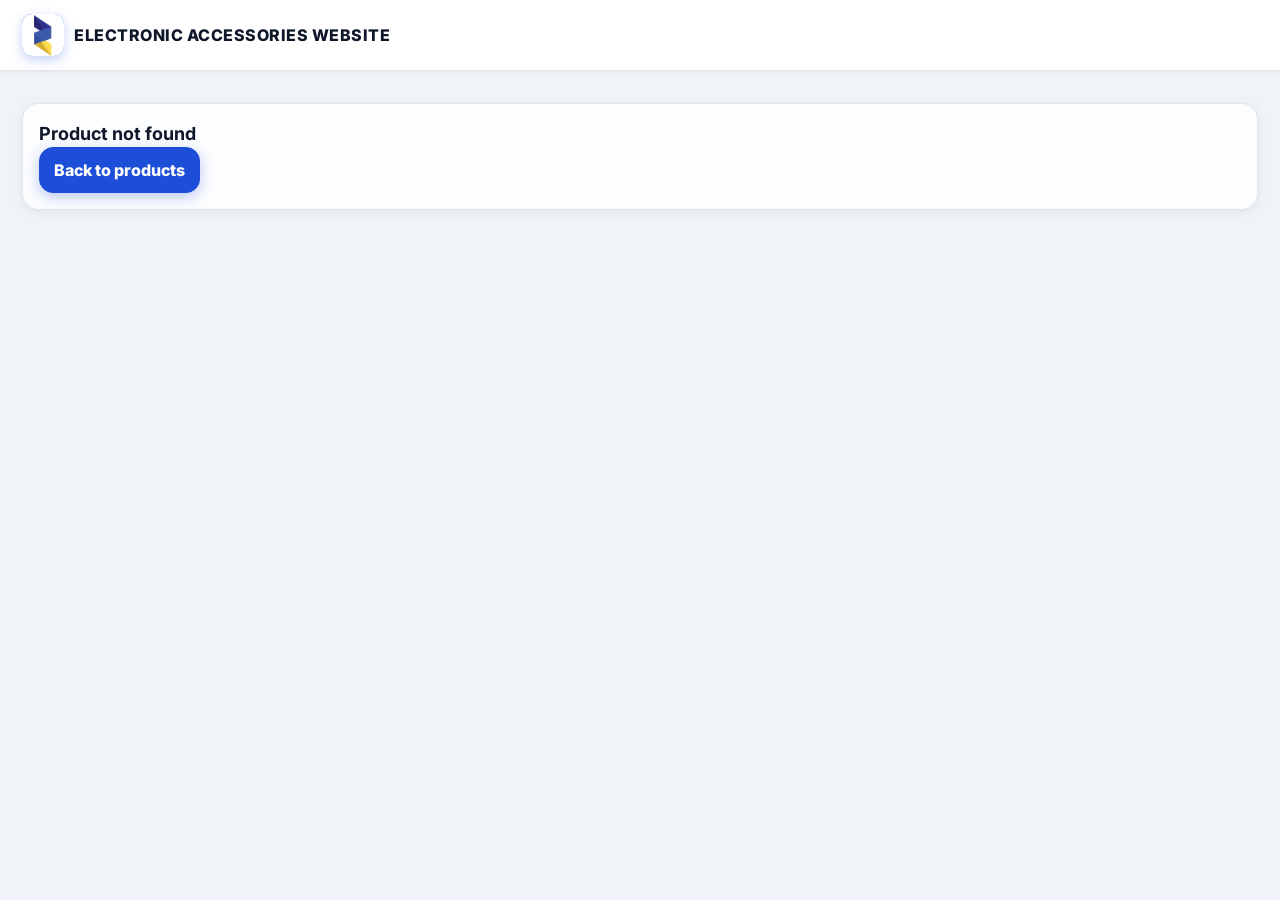
<file: product.html>
<!doctype html>
<html lang="en">
  <head>
    <meta charset="utf-8" />
    <meta name="viewport" content="width=device-width, initial-scale=1" />
    <title>Electronic Accessories Website - Product Detail</title>
    <link rel="preconnect" href="https://fonts.googleapis.com" />
    <link rel="preconnect" href="https://fonts.gstatic.com" crossorigin />
    <link href="https://fonts.googleapis.com/css2?family=Inter:wght@400;500;600;700&display=swap" rel="stylesheet" />
    <link rel="stylesheet" href="./static/styles.css" />
  </head>
  <body>
    <header class="site-header">
      <div class="topbar">
        <a class="brand" href="./index.html">
          <span class="brand-mark" aria-hidden="true">
            <img class="brand-logo" src="./static/img/Zee%20Solution%20Hub.png" alt="Zee Solution Hub" />
          </span>
          <span class="brand-name">ELECTRONIC ACCESSORIES WEBSITE</span>
        </a>
      </div>
    </header>
    <div class="layout layout-no-rail">
      <main class="main">
        <section class="section" data-product-detail></section>
      </main>
    </div>
    <div class="toast" data-toast role="status" aria-live="polite" aria-atomic="true"></div>
    <script src="./static/app.js" defer></script>
  </body>
</html>
</file>
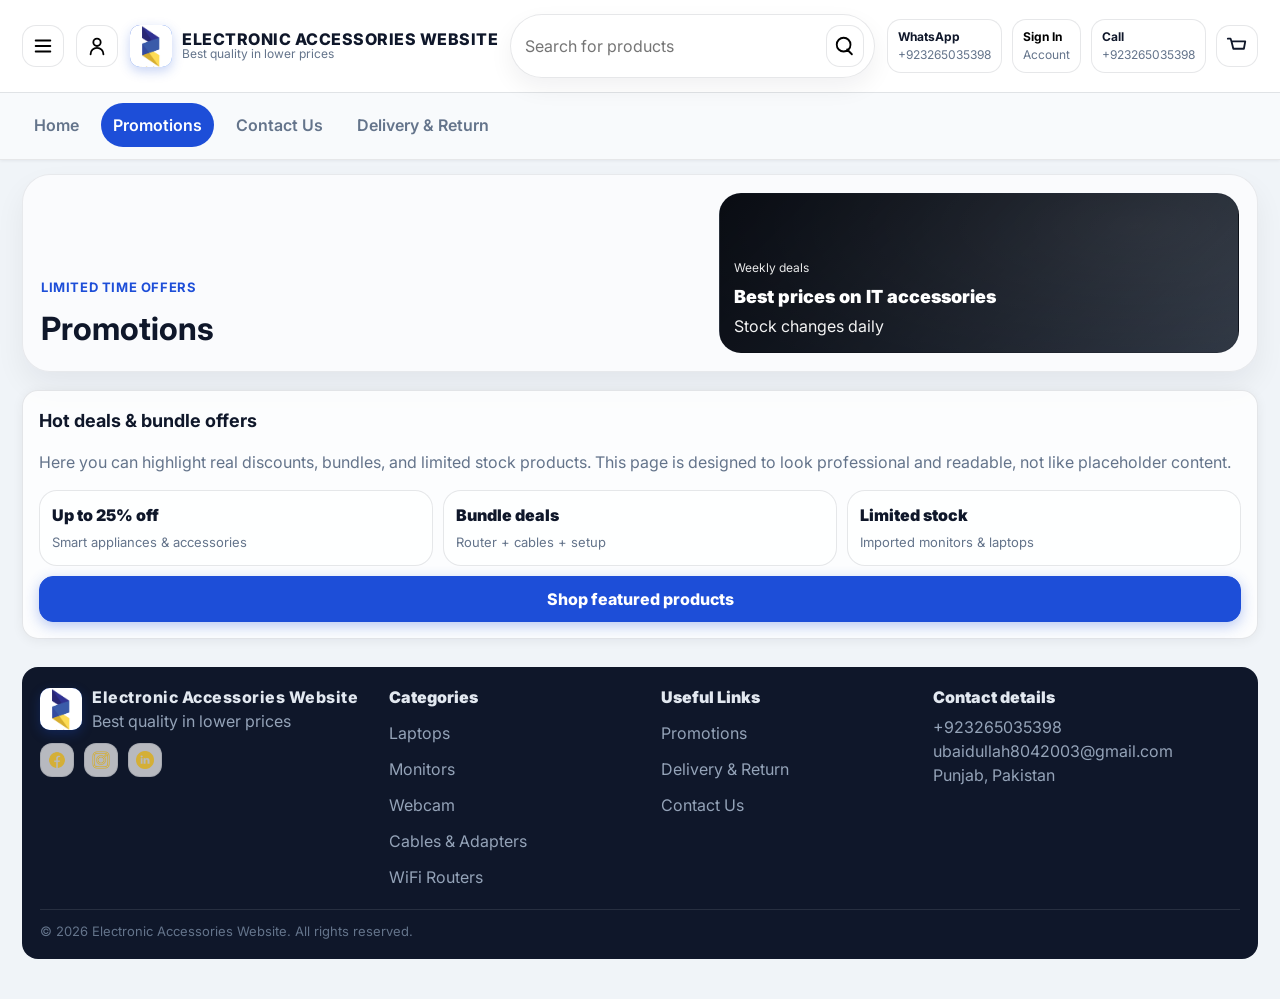
<file: promotions.html>
<!doctype html>
<html lang="en">
  <head>
    <meta charset="utf-8" />
    <meta name="viewport" content="width=device-width, initial-scale=1" />
    <meta name="description" content="Promotions — Electronic Accessories Website." />
    <title>Electronic Accessories Website — Promotions</title>
    <link rel="preconnect" href="https://fonts.googleapis.com" />
    <link rel="preconnect" href="https://fonts.gstatic.com" crossorigin />
    <link
      href="https://fonts.googleapis.com/css2?family=Inter:wght@400;500;600;700&display=swap"
      rel="stylesheet"
    />
    <link rel="stylesheet" href="./static/styles.css" />
  </head>
  <body>
    <a class="skip-link" href="#main">Skip to content</a>

    <header class="site-header">
      <div class="topbar">
        <button class="icon-btn" type="button" aria-label="Open menu" data-drawer-open>
          <svg viewBox="0 0 24 24" aria-hidden="true">
            <path
              d="M4 6h16M4 12h16M4 18h16"
              fill="none"
              stroke="currentColor"
              stroke-width="2"
              stroke-linecap="round"
            />
          </svg>
        </button>

        <button class="icon-btn" type="button" aria-label="Sign In" data-open-signin>
          <svg viewBox="0 0 24 24" aria-hidden="true">
            <path
              d="M12 12a4 4 0 1 0-4-4 4 4 0 0 0 4 4Zm-7 9a7 7 0 0 1 14 0"
              fill="none"
              stroke="currentColor"
              stroke-width="2"
              stroke-linecap="round"
              stroke-linejoin="round"
            />
          </svg>
        </button>

        <a class="brand" href="./index.html" aria-label="Electronic Accessories Website home">
          <span class="brand-mark" aria-hidden="true">
            <img class="brand-logo" src="./static/img/Zee%20Solution%20Hub.png" alt="Zee Solution Hub" />
          </span>
          <span class="brand-text">
            <span class="brand-name">ELECTRONIC ACCESSORIES WEBSITE</span>
            <span class="brand-tagline">Best quality in lower prices</span>
          </span>
        </a>

        <form class="search" role="search" data-search>
          <label class="sr-only" for="q">Search for products</label>
          <input id="q" name="q" type="search" placeholder="Search for products" autocomplete="off" />
          <button class="icon-btn" type="submit" aria-label="Search">
            <svg viewBox="0 0 24 24" aria-hidden="true">
              <path
                d="M10.5 18a7.5 7.5 0 1 1 0-15 7.5 7.5 0 0 1 0 15Zm9 3-5.2-5.2"
                fill="none"
                stroke="currentColor"
                stroke-width="2"
                stroke-linecap="round"
              />
            </svg>
          </button>
        </form>

        <div class="header-actions">
          <a class="pill" href="https://wa.me/923265035398" target="_blank" rel="noopener" aria-label="WhatsApp">
            <span class="pill-title">WhatsApp</span>
            <span class="pill-sub">+923265035398</span>
          </a>
          <button class="pill" type="button" aria-label="Sign In" data-open-signin>
            <span class="pill-title">Sign In</span>
            <span class="pill-sub">Account</span>
          </button>
          <a class="pill" href="tel:+923265035398" aria-label="Call +923265035398">
            <span class="pill-title">Call</span>
            <span class="pill-sub">+923265035398</span>
          </a>
          <a class="icon-btn cart-btn" href="./cart.html" aria-label="Cart">
            <span class="cart-badge" data-cart-count aria-hidden="true">0</span>
            <svg viewBox="0 0 24 24" aria-hidden="true">
              <path
                d="M6 7h15l-1.5 8H8L6 7Zm0 0-1-3H2"
                fill="none"
                stroke="currentColor"
                stroke-width="2"
                stroke-linecap="round"
                stroke-linejoin="round"
              />
            </svg>
          </a>
        </div>
      </div>

      <nav class="nav">
        <div class="nav-inner">
          <a class="nav-link" href="./index.html">Home</a>
          <a class="nav-link is-active" href="./promotions.html">Promotions</a>
          <a class="nav-link" href="./contact.html">Contact Us</a>
          <a class="nav-link" href="./delivery-return.html">Delivery &amp; Return</a>
        </div>
      </nav>
    </header>

    <div class="layout layout-no-rail">
      <main id="main" class="main">
        <section class="page-head">
          <div>
            <div class="kicker">Limited time offers</div>
            <h1>Promotions</h1>
          </div>
          <div class="promo-hero" aria-label="Promotion banner">
            <div class="promo-copy">
              <div class="promo-date">Weekly deals</div>
              <div class="promo-title">Best prices on IT accessories</div>
              <div class="promo-sub">Stock changes daily</div>
            </div>
          </div>
        </section>

        <section class="section">
          <div class="card">
            <h2 class="h3">Hot deals &amp; bundle offers</h2>
            <p class="muted">
              Here you can highlight real discounts, bundles, and limited stock products. This page is
              designed to look professional and readable, not like placeholder content.
            </p>
            <div class="stack">
              <div class="promo-grid" data-promo-grid></div>
              <a class="btn btn-primary" href="./index.html#products">Shop featured products</a>
            </div>
          </div>
        </section>

        <footer class="footer">
          <div class="footer-grid">
            <div>
              <div class="footer-brand">
                <span class="brand-mark" aria-hidden="true">
                  <img class="brand-logo" src="./static/img/Zee%20Solution%20Hub.png" alt="Zee Solution Hub" />
                </span>
                <div>
                  <div class="brand-name">Electronic Accessories Website</div>
                  <div class="muted">Best quality in lower prices</div>
                </div>
              </div>
              <div class="social">
                <a href="#" aria-label="Facebook" title="Facebook">
                  <img src="./static/img/facebook.png" alt="Facebook" />
                </a>
                <a href="#" aria-label="Instagram" title="Instagram">
                  <img src="./static/img/instagram.png" alt="Instagram" />
                </a>
                <a href="#" aria-label="LinkedIn" title="LinkedIn">
                  <img src="./static/img/linkedin.png" alt="LinkedIn" />
                </a>
              </div>
            </div>
            <div>
              <div class="footer-title">Categories</div>
              <a href="./index.html#products">Laptops</a>
              <a href="./index.html#products">Monitors</a>
              <a href="./index.html#products">Webcam</a>
              <a href="./index.html#products">Cables &amp; Adapters</a>
              <a href="./index.html#products">WiFi Routers</a>
            </div>
            <div>
              <div class="footer-title">Useful Links</div>
              <a href="./promotions.html">Promotions</a>
              <a href="./delivery-return.html">Delivery &amp; Return</a>
              <a href="./contact.html">Contact Us</a>
            </div>
            <div>
              <div class="footer-title">Contact details</div>
              <div class="muted">+923265035398</div>
              <div class="muted">ubaidullah8042003@gmail.com</div>
              <div class="muted">Punjab, Pakistan</div>
            </div>
          </div>
          <div class="footer-bottom">© <span data-year></span> Electronic Accessories Website. All rights reserved.</div>
        </footer>
      </main>
    </div>

    <div class="drawer" data-drawer aria-hidden="true">
      <div class="drawer-backdrop" data-drawer-close></div>
      <div class="drawer-panel" role="dialog" aria-label="Navigation menu">
        <div class="drawer-head">
          <div class="drawer-title">Menu</div>
          <button class="icon-btn" type="button" aria-label="Close menu" data-drawer-close>
            <svg viewBox="0 0 24 24" aria-hidden="true">
              <path
                d="M6 6l12 12M18 6 6 18"
                fill="none"
                stroke="currentColor"
                stroke-width="2"
                stroke-linecap="round"
              />
            </svg>
          </button>
        </div>
        <div class="drawer-links">
          <a href="./index.html">Home</a>
          <a href="./promotions.html">Promotions</a>
          <a href="./contact.html">Contact Us</a>
          <a href="./delivery-return.html">Delivery &amp; Return</a>
          <button class="drawer-btn" type="button" data-open-signin>Sign In</button>
        </div>
      </div>
    </div>

    <div class="modal" data-signin-modal aria-hidden="true">
      <div class="modal-backdrop" data-close-signin></div>
      <div class="modal-panel" role="dialog" aria-label="Sign in">
        <div class="modal-head">
          <div class="modal-title">Sign In</div>
          <button class="icon-btn" type="button" aria-label="Close" data-close-signin>
            <svg viewBox="0 0 24 24" aria-hidden="true">
              <path d="M6 6l12 12M18 6 6 18" fill="none" stroke="currentColor" stroke-width="2" stroke-linecap="round" />
            </svg>
          </button>
        </div>
        <div class="auth-tabs">
          <button class="auth-tab is-active" type="button" data-auth-tab="login">Login</button>
          <button class="auth-tab" type="button" data-auth-tab="register">Register</button>
        </div>
        <div data-auth-pane="login">
          <form class="modal-form" data-signin-form>
            <div class="field">
              <label for="signinEmail">Phone Number or Email</label>
              <input id="signinEmail" type="text" autocomplete="username" required />
            </div>
            <div class="field" style="margin-top:10px;">
              <label for="signinPass">Password</label>
              <input id="signinPass" type="password" autocomplete="current-password" required />
            </div>
            <button class="btn btn-primary" style="margin-top:14px;width:100%;" type="submit">Login</button>
            <div class="auth-foot">
              <span class="muted">New user?</span>
              <button class="auth-link" type="button" data-switch-tab="register">Register here</button>
            </div>
            <div class="auth-social">
              <button class="social-btn" type="button">Facebook</button>
              <button class="social-btn" type="button">Google</button>
            </div>
          </form>
        </div>
        <div data-auth-pane="register" style="display:none;">
          <form class="modal-form" data-register-form>
            <div class="field">
              <label for="regPhone">Phone Number</label>
              <input id="regPhone" type="text" required />
            </div>
            <div class="field" style="margin-top:10px;">
              <label for="regName">Full Name</label>
              <input id="regName" type="text" required />
            </div>
            <div class="field" style="margin-top:10px;">
              <label for="regPass">Password</label>
              <input id="regPass" type="password" required />
            </div>
            <button class="btn btn-primary" style="margin-top:14px;width:100%;" type="submit">Create Account</button>
            <div class="auth-foot">
              <span class="muted">Already a member?</span>
              <button class="auth-link" type="button" data-switch-tab="login">Login here</button>
            </div>
          </form>
        </div>
      </div>
    </div>

    <script src="./static/app.js" defer></script>
  </body>
</html>
</file>
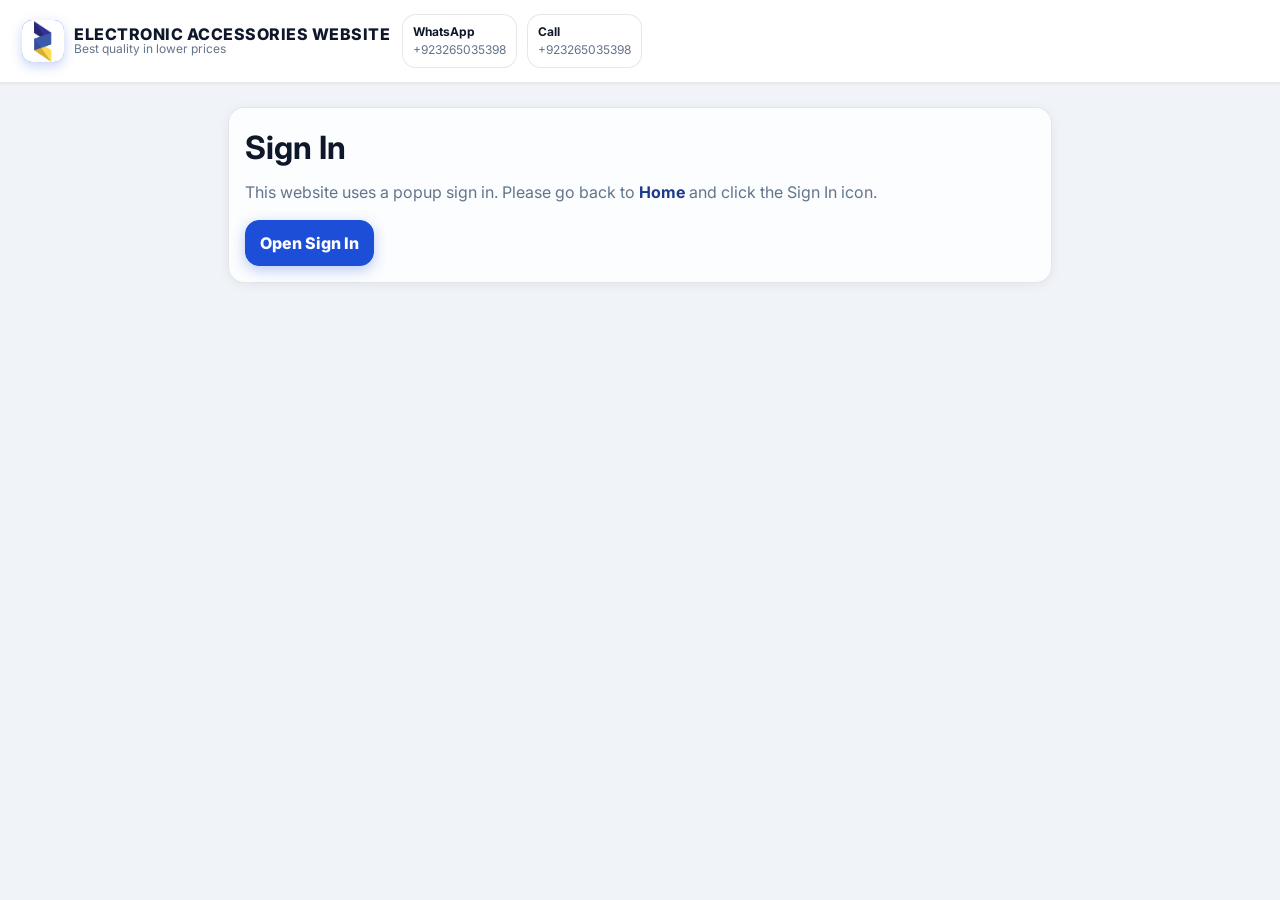
<file: signin.html>
<!doctype html>
<html lang="en">
  <head>
    <meta charset="utf-8" />
    <meta name="viewport" content="width=device-width, initial-scale=1" />
    <meta name="description" content="Sign in — Electronic Accessories Website." />
    <title>Electronic Accessories Website — Sign In</title>
    <link rel="preconnect" href="https://fonts.googleapis.com" />
    <link rel="preconnect" href="https://fonts.gstatic.com" crossorigin />
    <link
      href="https://fonts.googleapis.com/css2?family=Inter:wght@400;500;600;700&display=swap"
      rel="stylesheet"
    />
    <link rel="stylesheet" href="./static/styles.css" />
  </head>
  <body>
    <a class="skip-link" href="#main">Skip to content</a>

    <header class="site-header">
      <div class="topbar">
        <a class="brand" href="./index.html" aria-label="Electronic Accessories Website home">
          <span class="brand-mark" aria-hidden="true">
            <img class="brand-logo" src="./static/img/Zee%20Solution%20Hub.png" alt="Zee Solution Hub" />
          </span>
          <span class="brand-text">
            <span class="brand-name">ELECTRONIC ACCESSORIES WEBSITE</span>
            <span class="brand-tagline">Best quality in lower prices</span>
          </span>
        </a>
        <div class="header-actions">
          <a class="pill" href="https://wa.me/923265035398" target="_blank" rel="noopener" aria-label="WhatsApp">
            <span class="pill-title">WhatsApp</span>
            <span class="pill-sub">+923265035398</span>
          </a>
          <a class="pill" href="tel:+923265035398" aria-label="Call +923265035398">
            <span class="pill-title">Call</span>
            <span class="pill-sub">+923265035398</span>
          </a>
        </div>
      </div>
    </header>

    <main id="main" class="main" style="max-width:860px;margin:24px auto;padding:0 18px;">
      <div class="card">
        <h1 style="margin:0;">Sign In</h1>
        <p class="muted" style="margin-top:8px;">
          This website uses a popup sign in. Please go back to <a class="link" href="./index.html">Home</a> and click the Sign In icon.
        </p>
        <button class="btn btn-primary" type="button" data-open-signin>Open Sign In</button>
      </div>
    </main>

    <div class="modal" data-signin-modal aria-hidden="true">
      <div class="modal-backdrop" data-close-signin></div>
      <div class="modal-panel" role="dialog" aria-label="Sign in">
        <div class="modal-head">
          <div class="modal-title">Sign In</div>
          <button class="icon-btn" type="button" aria-label="Close" data-close-signin>
            <svg viewBox="0 0 24 24" aria-hidden="true">
              <path d="M6 6l12 12M18 6 6 18" fill="none" stroke="currentColor" stroke-width="2" stroke-linecap="round" />
            </svg>
          </button>
        </div>
        <div class="auth-tabs">
          <button class="auth-tab is-active" type="button" data-auth-tab="login">Login</button>
          <button class="auth-tab" type="button" data-auth-tab="register">Register</button>
        </div>
        <div data-auth-pane="login">
          <form class="modal-form" data-signin-form>
            <div class="field">
              <label for="signinEmail">Phone Number or Email</label>
              <input id="signinEmail" type="text" autocomplete="username" required />
            </div>
            <div class="field" style="margin-top:10px;">
              <label for="signinPass">Password</label>
              <input id="signinPass" type="password" autocomplete="current-password" required />
            </div>
            <button class="btn btn-primary" style="margin-top:14px;width:100%;" type="submit">Login</button>
            <div class="auth-foot">
              <span class="muted">New user?</span>
              <button class="auth-link" type="button" data-switch-tab="register">Register here</button>
            </div>
            <div class="auth-social">
              <button class="social-btn" type="button">Facebook</button>
              <button class="social-btn" type="button">Google</button>
            </div>
          </form>
        </div>
        <div data-auth-pane="register" style="display:none;">
          <form class="modal-form" data-register-form>
            <div class="field">
              <label for="regPhone">Phone Number</label>
              <input id="regPhone" type="text" required />
            </div>
            <div class="field" style="margin-top:10px;">
              <label for="regName">Full Name</label>
              <input id="regName" type="text" required />
            </div>
            <div class="field" style="margin-top:10px;">
              <label for="regPass">Password</label>
              <input id="regPass" type="password" required />
            </div>
            <button class="btn btn-primary" style="margin-top:14px;width:100%;" type="submit">Create Account</button>
            <div class="auth-foot">
              <span class="muted">Already a member?</span>
              <button class="auth-link" type="button" data-switch-tab="login">Login here</button>
            </div>
          </form>
        </div>
      </div>
    </div>

    <div class="toast" data-toast role="status" aria-live="polite" aria-atomic="true"></div>
    <script src="./static/app.js" defer></script>
  </body>
</html>
</file>
<file: static/styles.css>
:root{
  --bg: #f0f4f8;
  --surface: #ffffff;
  --surface2: #f8fafc;
  --text: #0f172a;
  --muted: #64748b;
  --border: rgba(15, 23, 42, .10);
  --shadow: 0 4px 24px rgba(15, 23, 42, .08);
  --shadow2: 0 2px 12px rgba(15, 23, 42, .06);
  --primary: #1d4ed8;
  --primary2: #1e3a8a;
  --accent: #3b82f6;
  --ring: 0 0 0 3px rgba(29, 78, 216, .20);
  --radius: 12px;
  --radius2: 16px;
  --max: 1200px;
}

*{box-sizing:border-box}
html,body{height:100%}
body{
  margin:0;
  font-family: Inter, system-ui, -apple-system, Segoe UI, Roboto, Arial, sans-serif;
  color:var(--text);
  background: var(--bg);
  line-height: 1.5;
}

a{color:inherit; text-decoration:none}
img{max-width:100%; display:block}
button,input,textarea{font:inherit}

.sr-only{
  position:absolute !important;
  width:1px;height:1px;
  padding:0;margin:-1px;
  overflow:hidden;clip:rect(0,0,0,0);
  white-space:nowrap;border:0;
}

.skip-link{
  position:absolute;
  left:12px; top:12px;
  z-index: 2000;
  padding:10px 12px;
  background:var(--surface);
  border:1px solid var(--border);
  border-radius: 12px;
  box-shadow: var(--shadow2);
  transform: translateY(-160%);
}
.skip-link:focus{transform: translateY(0); outline:none; box-shadow: var(--shadow2), var(--ring)}

.site-header{
  position: sticky;
  top:0;
  z-index: 1200;
  background: #ffffff;
  border-bottom: 1px solid var(--border);
  box-shadow: 0 1px 3px rgba(15, 23, 42, .06);
}

.topbar{
  max-width: calc(var(--max) + 72px);
  margin:0 auto;
  padding: 14px 18px;
  display:flex;
  align-items:center;
  gap: 12px;
}

.brand{
  display:flex;
  gap: 10px;
  align-items:center;
  min-width: 220px;
}
.brand-mark{
  width: 42px;
  height: 42px;
  border-radius: 10px;
  display:grid;
  place-items:center;
  color:white;
  font-weight:800;
  letter-spacing:.5px;
  background: linear-gradient(135deg, var(--primary), var(--accent));
  box-shadow: 0 4px 12px rgba(29, 78, 216, .25);
}
.brand-logo{
  width: 100%;
  height: 100%;
  object-fit: cover;
  border-radius: 10px;
  display:block;
}
.brand-text{display:flex; flex-direction:column; line-height:1.05}
.brand-name{font-weight:800; letter-spacing: .5px}
.brand-tagline{font-size:12px; color:var(--muted)}

.search{
  flex: 1;
  min-width: 240px;
  display:flex;
  align-items:center;
  gap:8px;
  padding: 10px 10px 10px 12px;
  border-radius: 999px;
  background: rgba(255,255,255,.75);
  border: 1px solid rgba(16, 24, 40, .10);
  box-shadow: 0 10px 24px rgba(7,18,38,.06);
}
.search:focus-within{box-shadow: 0 10px 24px rgba(7,18,38,.06), var(--ring)}
.search input{
  width:100%;
  background:transparent;
  border:0;
  outline:none;
  color:var(--text);
}

.header-actions{display:flex; align-items:center; gap:10px}
.pill{
  display:flex;
  flex-direction:column;
  padding: 8px 10px;
  border-radius: 14px;
  border: 1px solid rgba(16, 24, 40, .10);
  background: rgba(255,255,255,.70);
}
.pill-title{font-size:12px; font-weight:700}
.pill-sub{font-size:12px; color:var(--muted)}

.icon-btn{
  width:42px;height:42px;
  border-radius: 14px;
  border: 1px solid rgba(16, 24, 40, .10);
  background: rgba(255,255,255,.70);
  display:grid;
  place-items:center;
  cursor:pointer;
  position: relative;
}
.icon-btn svg{width:22px;height:22px}
.icon-btn:focus{outline:none; box-shadow: var(--ring)}
.icon-btn:hover{background: rgba(255,255,255,.92)}

.nav{
  background: #f8fafc;
  border-top: 1px solid var(--border);
}
.nav-inner{
  max-width: calc(var(--max) + 72px);
  margin:0 auto;
  padding: 10px 18px 12px;
  display:flex;
  gap: 10px;
  align-items:center;
}
.nav-link{
  padding: 10px 12px;
  border-radius: 999px;
  color: var(--muted);
  font-weight:600;
}
.nav-link:hover{background: rgba(255,255,255,.60); color: var(--text)}
.nav-link.is-active{
  background: var(--primary);
  color: #ffffff;
}

.layout{
  max-width: calc(var(--max) + 72px);
  margin: 0 auto;
  padding: 14px 18px 40px;
  display:grid;
  grid-template-columns: 64px 1fr;
  gap: 14px;
}

.layout-no-rail{
  grid-template-columns: 1fr;
}

.rail{
  position: sticky;
  top: 118px;
  height: fit-content;
  background: rgba(255,255,255,.55);
  border: 1px solid rgba(16, 24, 40, .08);
  border-radius: var(--radius2);
  box-shadow: 0 14px 40px rgba(7,18,38,.06);
  padding: 10px 8px;
  display:flex;
  flex-direction:column;
  gap: 8px;
}
.rail-btn{
  width: 48px;
  height: 48px;
  border-radius: 16px;
  display:grid;
  place-items:center;
  border: 1px solid rgba(16,24,40,.10);
  background: rgba(255,255,255,.70);
}
.rail-btn:hover{background: rgba(255,255,255,.95)}
.rail-btn.is-active{
  border-color: rgba(37, 99, 235, .35);
  background: rgba(37, 99, 235, .12);
}
.rail-ico{font-size: 18px}

.main{min-width:0}

.hero{
  display:grid;
  grid-template-columns: 1.2fr .8fr;
  gap: 14px;
  padding: 18px;
  border-radius: 28px;
  background:
    radial-gradient(900px 400px at 40% 0%, rgba(37, 99, 235, .24), transparent 60%),
    linear-gradient(135deg, rgba(255,255,255,.85), rgba(255,255,255,.55));
  border: 1px solid rgba(16, 24, 40, .08);
  box-shadow: var(--shadow2);
}
.kicker{color: var(--primary2); font-weight: 700; font-size: 13px}
.hero h1{margin: 8px 0 8px; font-size: clamp(28px, 3.2vw, 44px); letter-spacing: -.02em}
.hero-sub{margin:0; color: var(--muted); max-width: 56ch}
.hero-actions{display:flex; gap: 10px; margin-top: 16px; flex-wrap:wrap}
.hero-media{display:grid; place-items:center}
.hero-card{
  width: 100%;
  border-radius: 22px;
  padding: 18px;
  background: rgba(255,255,255,.80);
  border: 1px solid rgba(16, 24, 40, .10);
  box-shadow: 0 18px 40px rgba(37, 99, 235, .16);
}
.hero-card-title{font-weight:800; letter-spacing:.2px}
.hero-card-sub{margin-top:6px; color: var(--muted)}
.hero-card-price{margin-top:14px; font-weight:900; font-size: 22px; color: var(--primary2)}

.section{padding: 18px 0}
.section-head{display:flex; align-items:flex-end; justify-content:space-between; gap: 14px; margin-bottom: 12px}
.section-head h2{margin:0; font-size: 18px}
.muted{color: var(--muted)}
.link{color: var(--primary2); font-weight:700}
.link:hover{text-decoration: underline}

.chips{display:flex; flex-wrap:wrap; gap: 10px}
.chip{
  padding: 9px 12px;
  border-radius: 999px;
  border: 1px solid rgba(16, 24, 40, .10);
  background: rgba(255,255,255,.70);
  cursor:pointer;
  font-weight:600;
  color: var(--muted);
}
.chip:hover{background: rgba(255,255,255,.95); color: var(--text)}
.chip.is-active{
  background: rgba(37, 99, 235, .12);
  border-color: rgba(37, 99, 235, .25);
  color: var(--primary2);
}
.chip:focus{outline:none; box-shadow: var(--ring)}

.grid{
  display:grid;
  grid-template-columns: repeat(12, 1fr);
  gap: 12px;
}

.product{
  grid-column: span 4;
  border-radius: var(--radius2);
  background: rgba(255,255,255,.78);
  border: 1px solid rgba(16, 24, 40, .10);
  box-shadow: 0 14px 30px rgba(7,18,38,.06);
  overflow:hidden;
  display:flex;
  flex-direction:column;
  min-height: 270px;
}
.product-media{
  aspect-ratio: 16/10;
  background:
    radial-gradient(800px 240px at 20% 20%, rgba(37, 99, 235, .25), transparent 60%),
    radial-gradient(600px 240px at 80% 10%, rgba(14, 165, 233, .22), transparent 55%),
    linear-gradient(135deg, rgba(255,255,255,.6), rgba(255,255,255,.25));
  display:grid;
  place-items:center;
  border-bottom: 1px solid rgba(16,24,40,.08);
}
.product-badge{
  display:inline-flex;
  align-items:center;
  gap:8px;
  padding: 8px 10px;
  border-radius: 999px;
  background: rgba(255,255,255,.80);
  border: 1px solid rgba(16, 24, 40, .10);
  color: var(--primary2);
  font-weight:800;
}
.product-body{padding: 14px}
.product-title{margin:0; font-weight:800; letter-spacing:-.01em}
.product-meta{margin-top:6px; color: var(--muted); font-size: 13px}
.product-foot{
  padding: 0 14px 14px;
  margin-top:auto;
  display:flex;
  align-items:center;
  justify-content:space-between;
  gap: 10px;
}
.price{font-weight:900}
.btn{
  display:inline-flex;
  align-items:center;
  justify-content:center;
  gap: 10px;
  padding: 10px 14px;
  border-radius: 14px;
  border: 1px solid rgba(16, 24, 40, .10);
  cursor:pointer;
  font-weight:800;
}
.btn:focus{outline:none; box-shadow: var(--ring)}
.btn-primary{
  background: var(--primary);
  color:white;
  border-color: var(--primary);
  box-shadow: 0 4px 14px rgba(29, 78, 216, .30);
}
.btn-primary:hover{background: var(--primary2)}
.btn-sm{
  padding: 8px 14px;
  font-size: 13px;
  border-radius: 10px;
}

.cart-btn{position: relative}
.cart-badge{
  position:absolute;
  top: -6px;
  right: -6px;
  min-width: 18px;
  height: 18px;
  padding: 0 6px;
  border-radius: 999px;
  display:none;
  place-items:center;
  background: #ef4444;
  color: white;
  font-size: 11px;
  font-weight: 800;
  box-shadow: 0 6px 14px rgba(239, 68, 68, .35);
}

/* Cart page */
.cart-grid{
  display:grid;
  grid-template-columns: 1.3fr .7fr;
  gap: 14px;
}
.cart-head{
  display:flex;
  align-items:center;
  justify-content:space-between;
  gap: 12px;
  margin-bottom: 12px;
}
.cart-table{
  padding: 14px;
}
.cart-header{
  display:grid;
  grid-template-columns: 1fr 120px 150px 90px;
  gap: 12px;
  padding: 8px 0 12px;
  border-bottom: 1px solid var(--border);
  font-size: 13px;
}
.cart-row{
  display:grid;
  grid-template-columns: 1fr 120px 150px 90px;
  gap: 12px;
  align-items:center;
  padding: 14px 0;
  border-bottom: 1px solid rgba(15, 23, 42, .08);
}
.cart-prod{
  display:flex;
  gap: 12px;
  align-items:center;
  min-width:0;
}
.cart-thumb{
  width: 64px;
  height: 64px;
  border-radius: 12px;
  border: 1px solid var(--border);
  background: #f8fafc;
  object-fit: contain;
  padding: 6px;
}
.cart-title{
  font-weight: 800;
  line-height: 1.25;
}
.cart-meta{
  font-size: 13px;
  margin-top: 4px;
}
.cart-price{
  font-weight: 800;
  color: var(--text);
}
.cart-qty{
  display:flex;
  align-items:center;
  justify-content:flex-start;
  gap: 10px;
}
.qty-btn{
  width: 34px;
  height: 34px;
  border-radius: 10px;
  border: 1px solid var(--border);
  background: #ffffff;
  cursor:pointer;
  font-weight: 900;
}
.qty-btn:hover{background:#f8fafc}
.qty-num{
  width: 26px;
  text-align:center;
  font-weight: 800;
}
.cart-remove{
  border: 0;
  background: transparent;
  color: #ef4444;
  font-weight: 800;
  cursor:pointer;
}
.cart-remove:hover{text-decoration: underline}

.summary-row{
  display:flex;
  align-items:center;
  justify-content:space-between;
  padding: 10px 0;
  border-bottom: 1px solid rgba(15, 23, 42, .08);
}
.summary-total{
  border-bottom: 0;
  padding-top: 12px;
  font-size: 16px;
}
.coupon{
  margin-top: 12px;
}
.coupon-row{
  display:flex;
  gap: 10px;
  margin-top: 8px;
}
.coupon-row input{
  flex:1;
  border-radius: 10px;
  border: 1px solid var(--border);
  background: #ffffff;
  padding: 10px 12px;
}
.empty-cart{
  display:flex;
  align-items:center;
  justify-content:space-between;
  gap: 12px;
  padding: 10px;
}

@media (max-width: 980px){
  .cart-grid{grid-template-columns: 1fr}
  .cart-header{display:none}
  .cart-row{
    grid-template-columns: 1fr;
    gap: 10px;
  }
  .cart-price{justify-self:start}
}
.btn-ghost{
  background: rgba(255,255,255,.75);
  color: var(--text);
}
.btn-ghost:hover{background: rgba(255,255,255,.95)}

.split{
  display:grid;
  grid-template-columns: 1fr 1fr;
  gap: 12px;
}
.card{
  padding: 16px;
  border-radius: var(--radius2);
  background: rgba(255,255,255,.78);
  border: 1px solid rgba(16, 24, 40, .10);
  box-shadow: 0 14px 30px rgba(7,18,38,.06);
}
.card-soft{
  background: rgba(255,255,255,.60);
}
.stack{display:flex; flex-direction:column; gap: 10px}
.ticks{margin: 10px 0 0; padding-left: 18px}
.ticks li{margin: 8px 0; color: var(--muted)}

.footer{
  margin-top: 10px;
  padding: 18px;
  border-radius: 28px;
  background: rgba(255,255,255,.60);
  border: 1px solid rgba(16, 24, 40, .08);
}
.footer-grid{
  display:grid;
  grid-template-columns: 1.3fr 1fr 1fr 1.2fr;
  gap: 16px;
}
.footer-grid a{display:block; padding: 6px 0; color: var(--muted)}
.footer-grid a:hover{color: var(--text)}
.footer-title{font-weight:900; margin-bottom: 6px}
.footer-brand{display:flex; gap: 10px; align-items:center}
.social{display:flex; gap: 10px; margin-top: 10px}
.social a{
  width: 34px; height: 34px;
  display:grid; place-items:center;
  border-radius: 12px;
  border: 1px solid rgba(16, 24, 40, .10);
  background: rgba(255,255,255,.70);
  color: var(--muted);
  font-weight:800;
}
.social a:hover{color: var(--text); background: rgba(255,255,255,.95)}
.social a img{
  width: 18px;
  height: 18px;
  object-fit: contain;
}
.footer-bottom{
  border-top: 1px solid rgba(16, 24, 40, .08);
  margin-top: 14px;
  padding-top: 12px;
  color: var(--muted);
  font-size: 13px;
}

.drawer{
  position: fixed;
  inset: 0;
  z-index: 2000;
  pointer-events:none;
  opacity: 0;
  transition: opacity .18s ease;
}
.drawer.is-open{
  pointer-events:auto;
  opacity: 1;
}
.drawer-backdrop{
  position:absolute;
  inset:0;
  background: rgba(5, 10, 20, .38);
}
.drawer-panel{
  position:absolute;
  top: 0;
  left: 0;
  height: 100%;
  width: min(360px, 92vw);
  background: rgba(255,255,255,.92);
  border-right: 1px solid rgba(16, 24, 40, .10);
  box-shadow: 0 24px 60px rgba(0,0,0,.20);
  transform: translateX(-8px);
  transition: transform .18s ease;
  padding: 14px;
}
.drawer.is-open .drawer-panel{transform: translateX(0)}
.drawer-head{display:flex; align-items:center; justify-content:space-between}
.drawer-title{font-weight:900}
.drawer-links{display:flex; flex-direction:column; gap: 8px; margin-top: 14px}
.drawer-links a{
  padding: 12px 12px;
  border-radius: 14px;
  border: 1px solid rgba(16, 24, 40, .10);
  background: rgba(255,255,255,.70);
  font-weight:800;
}
.drawer-links a:hover{background: rgba(255,255,255,.95)}
.drawer-meta{margin-top: 14px; padding-top: 12px; border-top: 1px solid rgba(16,24,40,.10)}

.drawer-btn{
  padding: 12px 12px;
  border-radius: 14px;
  border: 1px solid rgba(16, 24, 40, .10);
  background: rgba(255,255,255,.70);
  font-weight:800;
  cursor:pointer;
  text-align:left;
}
.drawer-btn:hover{background: rgba(255,255,255,.95)}
.drawer-btn:focus{outline:none; box-shadow: var(--ring)}

/* Sign in modal */
.modal{
  position: fixed;
  inset: 0;
  z-index: 2500;
  pointer-events: none;
  opacity: 0;
  transition: opacity .16s ease;
}
.modal.is-open{
  pointer-events:auto;
  opacity: 1;
}
.modal-backdrop{
  position:absolute;
  inset: 0;
  background: rgba(2, 6, 23, .42);
}
.modal-panel{
  position:absolute;
  left: 50%;
  top: 50%;
  transform: translate(-50%, -50%);
  width: min(520px, 92vw);
  border-radius: 22px;
  background: rgba(255,255,255,.96);
  border: 1px solid rgba(15, 23, 42, .10);
  box-shadow: 0 30px 80px rgba(0,0,0,.24);
  padding: 14px;
}
.modal-head{
  display:flex;
  align-items:center;
  justify-content:space-between;
  gap: 10px;
  margin-bottom: 10px;
}
.modal-title{font-weight: 900; font-size: 18px}
.modal-form{padding: 4px 2px}

.auth-tabs{
  display:flex;
  gap: 8px;
  margin-bottom: 12px;
}
.auth-tab{
  flex:1;
  border: 1px solid var(--border);
  background: #ffffff;
  border-radius: 10px;
  padding: 9px 10px;
  font-weight: 800;
  cursor: pointer;
}
.auth-tab.is-active{
  background: var(--primary);
  border-color: var(--primary);
  color: #fff;
}
.auth-foot{
  margin-top: 10px;
  display:flex;
  align-items:center;
  justify-content:space-between;
  gap: 10px;
  flex-wrap: wrap;
}
.auth-link{
  color: var(--primary2);
  font-weight: 700;
}
.auth-social{
  margin-top: 12px;
  display:grid;
  grid-template-columns: 1fr 1fr;
  gap: 8px;
}
.social-btn{
  border: 1px solid var(--border);
  background: #fff;
  border-radius: 10px;
  padding: 9px 10px;
  font-weight: 700;
  cursor:pointer;
}
.social-btn:hover{background:#f8fafc}

.chat-fab{
  position: fixed;
  right: 18px;
  bottom: 18px;
  z-index: 1500;
  padding: 12px 14px;
  border-radius: 999px;
  background: rgba(37, 99, 235, .92);
  color: white;
  font-weight: 900;
  box-shadow: 0 18px 44px rgba(37, 99, 235, .32);
}
.chat-fab:hover{background: rgba(29, 78, 216, .95)}
.chat-fab:focus{outline:none; box-shadow: 0 18px 44px rgba(37, 99, 235, .32), var(--ring)}

/* Promotions page */
.page-head{
  display:flex;
  align-items:flex-end;
  justify-content:space-between;
  gap: 14px;
  padding: 18px;
  border-radius: 28px;
  background: rgba(255,255,255,.65);
  border: 1px solid rgba(16, 24, 40, .08);
  box-shadow: 0 14px 30px rgba(7,18,38,.06);
}
.page-head h1{margin: 8px 0 0; font-size: 32px}
.promo-hero{
  width: min(520px, 100%);
  min-height: 160px;
  border-radius: 22px;
  border: 1px solid rgba(16, 24, 40, .10);
  background:
    linear-gradient(135deg, rgba(0,0,0,.55), rgba(0,0,0,.20)),
    radial-gradient(800px 300px at 80% 20%, rgba(255,255,255,.10), transparent 60%),
    linear-gradient(135deg, #111827, #374151);
  color: white;
  display:flex;
  align-items:flex-end;
  padding: 14px;
}
.promo-copy{max-width: 28ch}
.promo-date{font-size: 12px; opacity: .9}
.promo-title{margin-top:6px; font-weight: 900; font-size: 18px}
.promo-sub{margin-top:4px; opacity: .95}
.promo-grid{
  display:grid;
  grid-template-columns: repeat(3, 1fr);
  gap: 10px;
}
.promo-tile{
  padding: 12px;
  border-radius: 18px;
  border: 1px solid rgba(16, 24, 40, .10);
  background: rgba(255,255,255,.70);
}
.promo-tile-title{font-weight: 900}
.promo-tile-sub{margin-top:6px; color: var(--muted); font-size: 13px}

/* Contact */
.badge-row{display:flex; gap: 8px; flex-wrap:wrap}
.badge{
  padding: 8px 10px;
  border-radius: 999px;
  border: 1px solid rgba(16, 24, 40, .10);
  background: rgba(255,255,255,.70);
  font-weight:800;
  color: var(--muted);
}
.map-wrap{padding:0; overflow:hidden}
.map-wrap iframe{width:100%; height: 320px; border:0; display:block}
.contact-grid{
  display:grid;
  grid-template-columns: 1.4fr .8fr;
  gap: 12px;
}
.form-grid{
  margin-top: 8px;
  display:grid;
  grid-template-columns: 1fr 1fr;
  gap: 10px;
}
.field{display:flex; flex-direction:column; gap: 6px}
.field label{font-weight: 800; font-size: 13px}
.field input,.field textarea{
  border-radius: 14px;
  border: 1px solid rgba(16, 24, 40, .12);
  background: rgba(255,255,255,.82);
  padding: 10px 12px;
  outline:none;
}
.field input:focus,.field textarea:focus{box-shadow: var(--ring); border-color: rgba(37, 99, 235, .35)}
.field-full{grid-column: 1 / -1}
.help-list{display:flex; flex-direction:column; gap: 10px}
.help-item{
  display:flex;
  gap: 10px;
  align-items:center;
  padding: 12px;
  border-radius: 18px;
  border: 1px solid rgba(16, 24, 40, .10);
  background: rgba(255,255,255,.70);
}
.help-item:hover{background: rgba(255,255,255,.95)}
.help-ico{
  width: 36px;height: 36px;
  border-radius: 14px;
  display:grid; place-items:center;
  background: rgba(37, 99, 235, .12);
  border: 1px solid rgba(37, 99, 235, .20);
  color: var(--primary2);
  font-weight: 900;
}
.help-title{display:block; font-weight: 900}
.help-sub{display:block; color: var(--muted); margin-top: 2px; font-size: 13px}
.subscribe{margin-top: 14px; padding-top: 12px; border-top: 1px solid rgba(16,24,40,.10)}
.sub-form{display:flex; gap: 10px; margin-top: 8px}
.sub-form input{
  flex:1;
  border-radius: 14px;
  border: 1px solid rgba(16, 24, 40, .12);
  background: rgba(255,255,255,.82);
  padding: 10px 12px;
  outline:none;
}
.sub-form input:focus{box-shadow: var(--ring); border-color: rgba(37, 99, 235, .35)}

.toast{
  position: fixed;
  left: 50%;
  bottom: 18px;
  transform: translateX(-50%) translateY(12px);
  min-width: min(560px, 92vw);
  padding: 12px 14px;
  border-radius: 16px;
  background: rgba(255,255,255,.92);
  border: 1px solid rgba(16,24,40,.12);
  box-shadow: 0 18px 40px rgba(0,0,0,.14);
  color: var(--text);
  opacity: 0;
  pointer-events:none;
  transition: opacity .16s ease, transform .16s ease;
}
.toast.is-open{opacity:1; transform: translateX(-50%) translateY(0)}

/* Policy */
.policy-hero{
  display:grid;
  grid-template-columns: 1.2fr .8fr;
  gap: 14px;
  padding: 18px;
  border-radius: 28px;
  background: linear-gradient(135deg, rgba(37, 99, 235, .92), rgba(14, 165, 233, .80));
  color: white;
  box-shadow: 0 20px 60px rgba(37, 99, 235, .24);
}
.policy-hero h1{margin:0; font-size: 34px}
.policy-hero .muted{color: rgba(255,255,255,.86)}
.policy-hero-art{display:grid; place-items:center; position:relative}
.box{
  width: 120px; height: 120px;
  border-radius: 22px;
  background: rgba(255,255,255,.16);
  border: 1px solid rgba(255,255,255,.22);
  transform: rotate(8deg);
}
.box2{position:absolute; transform: rotate(-8deg) translate(40px, -28px); width: 92px; height: 92px; opacity:.9}
.box3{position:absolute; transform: rotate(12deg) translate(-30px, 44px); width: 78px; height: 78px; opacity:.75}
.steps{
  display:grid;
  grid-template-columns: repeat(4, 1fr);
  gap: 10px;
}
.step{
  padding: 14px;
  border-radius: 22px;
  background: rgba(255,255,255,.70);
  border: 1px solid rgba(16,24,40,.10);
  box-shadow: 0 14px 30px rgba(7,18,38,.06);
  display:flex;
  gap: 10px;
  align-items:flex-start;
}
.step-ico{font-size: 20px}
.step-title{font-weight: 900}
.policy-grid{
  display:grid;
  grid-template-columns: 1fr 1fr;
  gap: 12px;
}
.policy-list{margin: 10px 0 0; padding-left: 18px}
.policy-list li{margin: 8px 0; color: var(--muted)}
.faq{
  margin-top: 10px;
  border-radius: 18px;
  border: 1px solid rgba(16,24,40,.10);
  background: rgba(255,255,255,.70);
  padding: 12px;
}
.faq summary{cursor:pointer; font-weight: 900}
.faq p{margin: 8px 0 0}
.h3{margin:0; font-size: 18px}

/* Responsive */
@media (max-width: 980px){
  .layout{grid-template-columns: 1fr}
  .rail{display:none}
  .hero{grid-template-columns: 1fr}
  .split{grid-template-columns: 1fr}
  .footer-grid{grid-template-columns: 1fr 1fr}
  .product{grid-column: span 6}
  .contact-grid{grid-template-columns: 1fr}
  .steps{grid-template-columns: 1fr 1fr}
  .policy-hero{grid-template-columns: 1fr}
  .policy-grid{grid-template-columns: 1fr}
}
@media (max-width: 620px){
  .pill{display:none}
  .brand-tagline{display:none}
  .product{grid-column: span 12}
  .promo-grid{grid-template-columns: 1fr}
  .footer-grid{grid-template-columns: 1fr}
  .topbar{padding: 12px 14px}
  .nav-inner{padding: 10px 14px 12px; overflow:auto}
  .nav-link{white-space:nowrap}
}

/* Home page sections */
.hero-store .hero-content{
  padding: 6px 4px;
}

.hero-points{
  display:flex;
  flex-wrap:wrap;
  gap: 10px;
  margin-top: 18px;
}

.hero-points span{
  padding: 10px 12px;
  border-radius: 999px;
  background: rgba(255,255,255,.8);
  border: 1px solid rgba(16,24,40,.08);
  color: var(--muted);
  font-size: 13px;
  font-weight: 700;
}

.hero-visual{
  position: relative;
  min-height: 320px;
}

.hero-panel{
  position: relative;
  height: 100%;
  min-height: 320px;
  border-radius: 28px;
  background:
    linear-gradient(180deg, rgba(9, 18, 42, .02), rgba(9, 18, 42, .06)),
    rgba(255,255,255,.78);
  border: 1px solid rgba(16,24,40,.08);
  overflow: hidden;
  box-shadow: 0 24px 50px rgba(37, 99, 235, .14);
}

.hero-panel::before{
  content:"";
  position:absolute;
  inset: 0;
  background:
    radial-gradient(360px 160px at 30% 30%, rgba(37, 99, 235, .18), transparent 60%),
    radial-gradient(280px 140px at 70% 70%, rgba(14, 165, 233, .16), transparent 60%);
}

.hero-panel-tag{
  position:absolute;
  top: 18px;
  left: 18px;
  z-index: 2;
  padding: 8px 12px;
  border-radius: 999px;
  color: white;
  background: linear-gradient(135deg, var(--primary), var(--primary2));
  font-size: 12px;
  font-weight: 800;
}

.hero-device{
  position:absolute;
  border-radius: 20px;
  border: 1px solid rgba(16,24,40,.08);
  background: linear-gradient(135deg, #ffffff, #dfe9fb);
  box-shadow: 0 24px 50px rgba(16,24,40,.14);
}

.hero-laptop{
  width: 210px;
  height: 130px;
  left: 42px;
  bottom: 48px;
}

.hero-laptop::before{
  content:"";
  position:absolute;
  inset: 14px 14px 28px;
  border-radius: 12px;
  background: linear-gradient(135deg, #0f172a, #2563eb);
}

.hero-laptop::after{
  content:"";
  position:absolute;
  left: -16px;
  right: -16px;
  bottom: -16px;
  height: 18px;
  border-radius: 999px;
  background: linear-gradient(135deg, #c9d6eb, #eef4ff);
  border: 1px solid rgba(16,24,40,.08);
}

.hero-monitor{
  width: 180px;
  height: 120px;
  right: 48px;
  top: 74px;
}

.hero-monitor::before{
  content:"";
  position:absolute;
  inset: 10px;
  border-radius: 12px;
  background: linear-gradient(135deg, #0b1220, #0ea5e9);
}

.hero-monitor::after{
  content:"";
  position:absolute;
  width: 58px;
  height: 10px;
  left: calc(50% - 29px);
  bottom: -14px;
  border-radius: 999px;
  background: #bcc8dd;
}

.hero-router{
  width: 130px;
  height: 84px;
  right: 78px;
  bottom: 36px;
  border-radius: 18px;
  background: linear-gradient(135deg, #172033, #31415f);
}

.hero-router::before,
.hero-router::after{
  content:"";
  position:absolute;
  width: 5px;
  height: 54px;
  top: -40px;
  background: #202a3f;
  border-radius: 999px;
}

.hero-router::before{left: 36px}
.hero-router::after{right: 36px}

.hero-floating{
  position:absolute;
  padding: 12px 14px;
  border-radius: 18px;
  background: rgba(255,255,255,.92);
  border: 1px solid rgba(16,24,40,.08);
  box-shadow: 0 18px 36px rgba(16,24,40,.12);
  display:flex;
  flex-direction:column;
  gap: 4px;
}

.hero-floating strong{font-size: 13px}
.hero-floating span{font-size: 12px; color: var(--muted)}
.hero-floating-one{top: 24px; right: 22px}
.hero-floating-two{left: 18px; bottom: 10px}

.category-showcase{
  display:grid;
  grid-template-columns: repeat(4, 1fr);
  gap: 12px;
}

.category-card{
  padding: 18px;
  border-radius: 22px;
  background: linear-gradient(180deg, rgba(255,255,255,.95), rgba(255,255,255,.74));
  border: 1px solid rgba(16,24,40,.08);
  box-shadow: 0 14px 30px rgba(7,18,38,.05);
}

.category-card h3{
  margin: 14px 0 8px;
  font-size: 18px;
}

.category-card p{
  margin:0;
  color: var(--muted);
  font-size: 14px;
  line-height: 1.55;
}

.category-icon{
  width: 58px;
  height: 58px;
  display:grid;
  place-items:center;
  font-size: 26px;
  border-radius: 18px;
  background: rgba(37, 99, 235, .10);
  color: var(--primary2);
}

.trust-strip{
  display:grid;
  grid-template-columns: repeat(4, 1fr);
  gap: 12px;
}

.trust-item{
  padding: 16px 18px;
  border-radius: 20px;
  background: rgba(255,255,255,.76);
  border: 1px solid rgba(16,24,40,.08);
  box-shadow: 0 14px 30px rgba(7,18,38,.05);
}

.trust-item strong{
  display:block;
  font-size: 22px;
  margin-bottom: 4px;
}

.trust-item span{
  color: var(--muted);
  font-size: 14px;
}

.product-grid-enhanced{
  margin-top: 14px;
}

.product{
  min-height: 330px;
  border-radius: 24px;
  transition: transform .18s ease, box-shadow .18s ease, border-color .18s ease;
}

.product:hover{
  transform: translateY(-4px);
  box-shadow: 0 22px 44px rgba(7,18,38,.10);
  border-color: rgba(37, 99, 235, .18);
}

.hero-panel-image{
  display:flex;
  align-items:center;
  justify-content:center;
  padding: 18px;
}

.hero-img{
  width: 100%;
  height: auto;
  border-radius: 20px;
  border: 1px solid rgba(15, 23, 42, .08);
  box-shadow: 0 16px 40px rgba(2, 6, 23, .10);
}

.product-media{
  position: relative;
  aspect-ratio: 1;
  display:flex;
  align-items:center;
  justify-content:center;
  padding: 20px;
  background: #ffffff;
  border-bottom: 1px solid var(--border);
}

.product-img{
  width: 100%;
  height: 100%;
  object-fit: contain;
  transition: transform .2s ease;
}

.product:hover .product-img{
  transform: scale(1.04);
}

.product-badge{
  position:absolute;
  top: 12px;
  left: 12px;
  z-index: 2;
  display:inline-flex;
  align-items:center;
  padding: 6px 10px;
  border-radius: 6px;
  background: var(--primary);
  color: #fff;
  font-size: 11px;
  font-weight:700;
  text-transform: uppercase;
  letter-spacing: .4px;
  border: none;
}

.product{
  min-height: auto;
  border-radius: var(--radius2);
  background: #ffffff;
  border: 1px solid var(--border);
  box-shadow: var(--shadow2);
  transition: transform .18s ease, box-shadow .18s ease;
}

.product:hover{
  transform: translateY(-3px);
  box-shadow: var(--shadow);
  border-color: rgba(29, 78, 216, .20);
}

.product-title{
  font-size: 15px;
  line-height: 1.35;
  display: -webkit-box;
  -webkit-line-clamp: 2;
  -webkit-box-orient: vertical;
  overflow: hidden;
}

.price{
  font-weight:800;
  font-size: 18px;
  color: var(--primary);
}

.hero-store{
  min-height: 380px;
  align-items: center;
  background: linear-gradient(135deg, #1e3a8a 0%, #1d4ed8 50%, #2563eb 100%);
  border: none;
  box-shadow: var(--shadow);
  color: #ffffff;
}

.hero-store .kicker{
  color: #93c5fd;
}

.hero-store h1{
  max-width: none;
  font-size: clamp(28px, 3.5vw, 44px);
  line-height: 1.15;
  color: #ffffff;
}

.hero-store .hero-sub{
  color: rgba(255,255,255,.88);
  max-width: 48ch;
}

.hero-store .hero-points span{
  background: rgba(255,255,255,.12);
  border-color: rgba(255,255,255,.20);
  color: rgba(255,255,255,.92);
}

.hero-store .btn-ghost{
  background: rgba(255,255,255,.15);
  color: #fff;
  border-color: rgba(255,255,255,.30);
}
.hero-store .btn-ghost:hover{
  background: rgba(255,255,255,.25);
}

.hero-slideshow{
  position: relative;
}

.hero-slides{
  position: relative;
}

.hero-slide{
  display: none;
}

.hero-slide.is-active{
  display: grid;
}

.hero-arrow{
  position: absolute;
  top: 50%;
  transform: translateY(-50%);
  z-index: 5;
  width: 38px;
  height: 38px;
  border-radius: 999px;
  border: 1px solid rgba(255,255,255,.45);
  background: rgba(15, 23, 42, .42);
  color: #ffffff;
  font-size: 28px;
  line-height: 1;
  display: grid;
  place-items: center;
  cursor: pointer;
}

.hero-arrow:hover{
  background: rgba(15, 23, 42, .62);
}

.hero-arrow-left{
  left: 10px;
}

.hero-arrow-right{
  right: 10px;
}

.hero-panel-image{
  background: #ffffff;
  padding: 24px;
}

.hero-img{
  width: 100%;
  max-height: 280px;
  object-fit: contain;
  border: none;
  box-shadow: none;
  border-radius: 12px;
}

.hero-panel-tag{
  background: var(--primary);
}

.category-thumb{
  width: 64px;
  height: 64px;
  border-radius: 12px;
  object-fit: contain;
  background: #f1f5f9;
  padding: 6px;
  border: 1px solid var(--border);
}

.category-card{
  padding: 20px;
  border-radius: var(--radius2);
  background: #ffffff;
  border: 1px solid var(--border);
  box-shadow: var(--shadow2);
  transition: box-shadow .18s ease, transform .18s ease;
}

.category-card:hover{
  box-shadow: var(--shadow);
  transform: translateY(-2px);
}

.footer{
  background: #0f172a;
  color: #e2e8f0;
  border: none;
  border-radius: var(--radius2);
}

.footer .muted{color: #94a3b8}
.footer-grid a{color: #94a3b8}
.footer-grid a:hover{color: #ffffff}
.footer-bottom{
  border-top-color: rgba(255,255,255,.10);
  color: #64748b;
}

.section-head h2{
  font-size: 22px;
  font-weight: 800;
}

.product-art{
  position:absolute;
  right: 18px;
  top: 18px;
  width: 72px;
  height: 72px;
  display:grid;
  place-items:center;
  font-size: 34px;
  border-radius: 22px;
  background: rgba(255,255,255,.78);
  border: 1px solid rgba(16,24,40,.08);
  box-shadow: 0 14px 26px rgba(16,24,40,.08);
}

.product-badge{
  position:relative;
  z-index: 1;
}

.feature-band{
  display:grid;
  grid-template-columns: 1.25fr .75fr;
  gap: 12px;
}

.feature-story{
  min-height: 300px;
  border-radius: 28px;
  overflow:hidden;
  border: 1px solid rgba(16,24,40,.08);
  background:
    linear-gradient(135deg, rgba(8,15,30,.7), rgba(37,99,235,.45)),
    radial-gradient(500px 200px at 80% 20%, rgba(255,255,255,.15), transparent 60%),
    linear-gradient(135deg, #0b1220, #1d4ed8);
  box-shadow: 0 20px 40px rgba(7,18,38,.10);
}

.feature-overlay{
  height: 100%;
  padding: 28px;
  color: white;
  display:flex;
  flex-direction:column;
  justify-content:flex-end;
}

.feature-overlay h3{
  margin: 10px 0 10px;
  font-size: 30px;
  max-width: 13ch;
}

.feature-overlay p{
  margin: 0 0 16px;
  max-width: 46ch;
  color: rgba(255,255,255,.86);
}

.feature-label,
.article-tag{
  display:inline-flex;
  width: fit-content;
  padding: 8px 10px;
  border-radius: 999px;
  font-size: 12px;
  font-weight: 800;
  background: rgba(255,255,255,.14);
  color: inherit;
}

.feature-stack{
  display:grid;
  gap: 12px;
}

.mini-feature{
  min-height: 144px;
  padding: 20px;
  border-radius: 24px;
  border: 1px solid rgba(16,24,40,.08);
  box-shadow: 0 14px 30px rgba(7,18,38,.06);
}

.mini-feature h3{
  margin: 10px 0 8px;
  font-size: 24px;
}

.mini-feature p{
  margin: 0;
  color: var(--muted);
}

.mini-feature-blue{
  color: white;
  background: linear-gradient(135deg, #2563eb, #0f3faf);
}

.mini-feature-blue p{
  color: rgba(255,255,255,.85);
}

.mini-feature-blue .feature-label{
  background: rgba(255,255,255,.18);
}

.mini-feature-light{
  background: rgba(255,255,255,.82);
}

.article-grid{
  display:grid;
  grid-template-columns: repeat(3, 1fr);
  gap: 12px;
}

.article-card{
  padding: 18px;
  border-radius: 22px;
  background: rgba(255,255,255,.76);
  border: 1px solid rgba(16,24,40,.08);
  box-shadow: 0 14px 30px rgba(7,18,38,.05);
}

.article-card .article-tag{
  background: rgba(37, 99, 235, .10);
  color: var(--primary2);
}

.article-card h3{
  margin: 12px 0 10px;
  font-size: 20px;
  line-height: 1.35;
}

.article-card p{
  margin:0;
  color: var(--muted);
}

.split-home{
  grid-template-columns: .9fr 1.1fr;
}

.newsletter-card{
  background: linear-gradient(180deg, rgba(255,255,255,.88), rgba(240,246,255,.88));
}

.newsletter-form{
  margin-top: 16px;
  display:flex;
  gap: 10px;
}

.newsletter-form input{
  flex:1;
  min-width: 0;
  border-radius: 14px;
  border: 1px solid rgba(16,24,40,.12);
  background: rgba(255,255,255,.9);
  padding: 12px 14px;
  outline:none;
}

.newsletter-form input:focus{
  box-shadow: var(--ring);
  border-color: rgba(37, 99, 235, .35);
}

@media (max-width: 980px){
  .hero-store,
  .feature-band,
  .split-home{
    grid-template-columns: 1fr;
  }

  .category-showcase,
  .trust-strip,
  .article-grid{
    grid-template-columns: 1fr 1fr;
  }

  .hero-store h1{
    max-width: none;
  }

  .hero-arrow{
    width: 34px;
    height: 34px;
    font-size: 24px;
  }
}

@media (max-width: 620px){
  .category-showcase,
  .trust-strip,
  .article-grid{
    grid-template-columns: 1fr;
  }

  .newsletter-form{
    flex-direction: column;
  }

  .hero-visual{
    min-height: 260px;
  }

  .hero-panel{
    min-height: 260px;
  }

  .hero-laptop{
    width: 150px;
    height: 96px;
    left: 18px;
    bottom: 36px;
  }

  .hero-monitor{
    width: 130px;
    height: 90px;
    right: 18px;
    top: 72px;
  }

  .hero-router{
    width: 88px;
    height: 60px;
    right: 36px;
    bottom: 26px;
  }
}

/* Client-ready polish — do not override hero-store blue theme */
.trust-item,
.article-card,
.card,
.mini-feature{
  border-color: var(--border);
  box-shadow: var(--shadow2);
}

.chip.is-active{
  background: var(--primary);
  border-color: var(--primary);
  color: #ffffff;
}

.kicker{
  color: var(--primary);
  font-weight: 700;
  font-size: 13px;
  text-transform: uppercase;
  letter-spacing: .6px;
}

/* Product detail + checkout flow */
.pd-grid{
  display:grid;
  grid-template-columns: 1fr 1fr;
  gap: 14px;
}
.pd-image-wrap{
  display:flex;
  align-items:center;
  justify-content:center;
  min-height: 420px;
}
.pd-image{
  width: 100%;
  max-height: 360px;
  object-fit: contain;
}
.pd-title{
  margin: 10px 0 4px;
  font-size: 28px;
}
.pd-price{
  margin-top: 14px;
  font-size: 28px;
  color: var(--primary);
  font-weight: 900;
}
.pd-points{
  margin-top: 8px;
}
.pd-actions{
  margin-top: 14px;
  display:flex;
  gap: 10px;
  flex-wrap: wrap;
}

.co-delivery-grid,
.co-grid,
.pay-grid{
  display:grid;
  grid-template-columns: 1.2fr .8fr;
  gap: 14px;
}
.co-address{
  margin: 10px 0 14px;
}
.co-package{
  padding: 12px;
  border-radius: 14px;
  border: 1px solid var(--border);
  display:grid;
  grid-template-columns: 64px 1fr auto;
  align-items:center;
  gap: 12px;
}

.pay-tabs{
  margin-top: 12px;
  display:grid;
  grid-template-columns: repeat(3, 1fr);
  gap: 8px;
}
.pay-tab{
  border:1px solid var(--border);
  background:#fff;
  border-radius:10px;
  padding:9px 8px;
  cursor:pointer;
  font-weight:700;
}
.pay-tab.is-active{
  background: var(--primary);
  border-color: var(--primary);
  color:#fff;
}
.pay-form{
  margin-top: 12px;
  display:flex;
  flex-direction:column;
  gap: 10px;
}
.pay-form input{
  border-radius: 10px;
  border: 1px solid var(--border);
  background: #fff;
  padding: 10px 12px;
}
.pay-two{
  display:grid;
  grid-template-columns: 1fr 1fr;
  gap: 10px;
}

.success-card{
  text-align: center;
  padding: 40px 20px;
}
.success-card h1{
  margin-top: 0;
}

@media (max-width: 980px){
  .pd-grid,
  .co-delivery-grid,
  .co-grid,
  .pay-grid{
    grid-template-columns: 1fr;
  }
  .pay-tabs{
    grid-template-columns: repeat(2, 1fr);
  }
}
</file>
